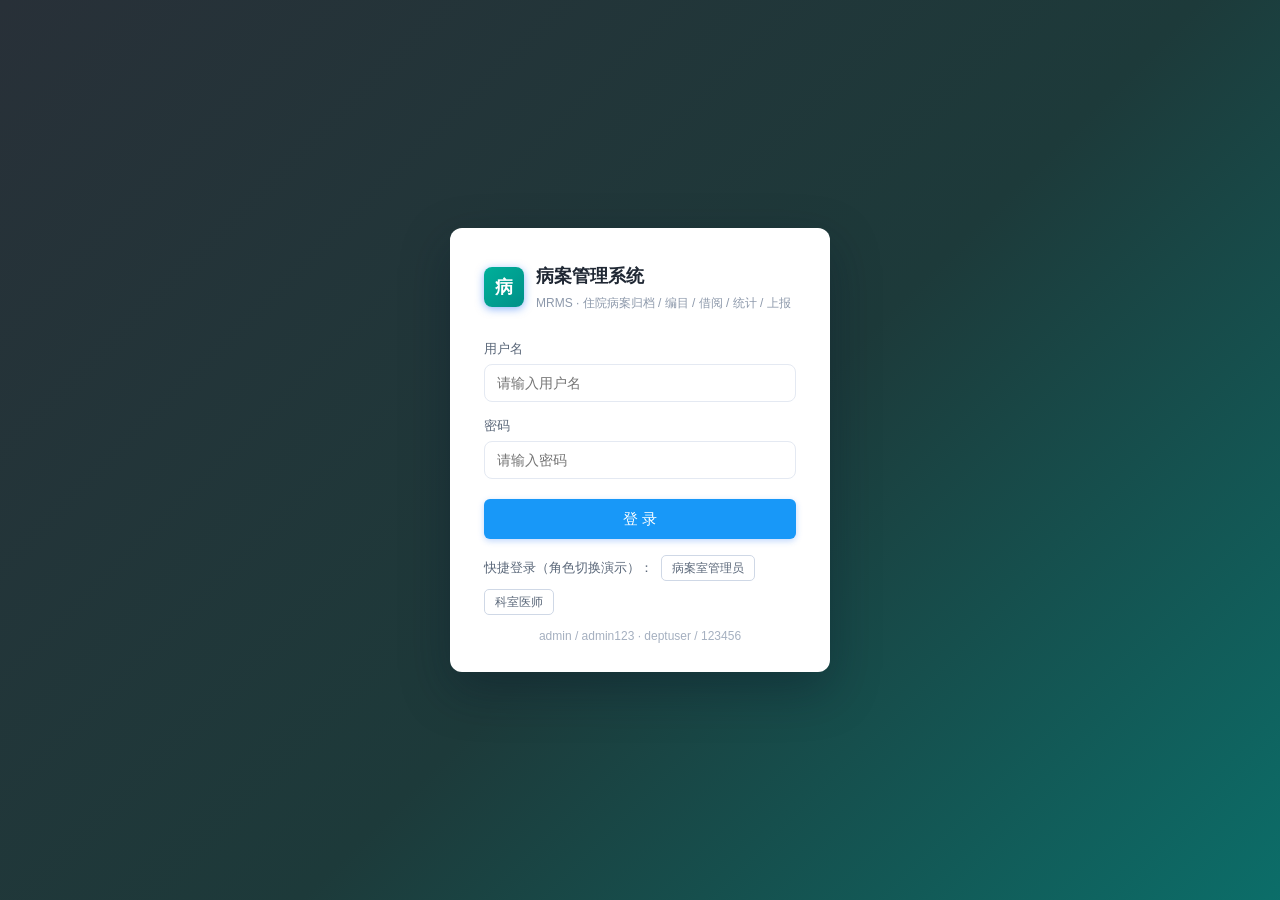
<file: frontend/index.html>
<!DOCTYPE html>
<html lang="zh-CN">
<head>
<meta charset="UTF-8">
<meta name="viewport" content="width=device-width, initial-scale=1.0">
<title>病案管理系统 | Medical Record Management System</title>
<meta name="description" content="住院病案归档、编目、借阅、统计与首页数据上报一体化管理系统">
<link rel="stylesheet" href="lib/remixicon/remixicon.css?v=20260921d">
<link rel="stylesheet" href="css/app.css?v=20260921d">
<link rel="stylesheet" href="css/theme-xiayi.css?v=20260921d">
</head>
<body>
<div id="app"></div>

<!-- 依赖：Vue 3 全局构建版（本地引入，无需联网） -->
<script src="lib/vue.global.prod.js?v=20260921d"></script>

<!-- 数据层：REST 适配层（替换原 localStorage 模拟层 store.js） -->
<script src="js/api-store.js?v=20260921d"></script>

<!-- 通用组件 / 图表 -->
<script src="js/components/charts.js?v=20260921d"></script>
<script src="js/components/common.js?v=20260921d"></script>

<!-- 侠医配色主题层（色值来自 prototype/xiayi_palette.py 像素实测） -->
<script src="js/theme-xiayi.js?v=20260921d"></script>

<!-- 业务模块 -->
<script src="js/components/dashboard.js?v=20260921d"></script>
<script src="js/components/archive.js?v=20260921d"></script>
<script src="js/components/catalog.js?v=20261027"></script>
<script src="js/components/borrow.js?v=20260921d"></script>
<script src="js/components/statistics.js?v=20260921d"></script>
<script src="js/components/report.js?v=20260921d"></script>

<!-- 功能扩展批次（质量看板：归档及时率 / 超期催缴）-->
<script src="js/components/quality.js?v=20260921d"></script>

<!-- 功能扩展批次（缺口 D4：临床端「我的待整改」/ 病案室「整改督办」）-->
<script src="js/components/rectify.js?v=20260921d"></script>

<!-- 功能扩展批次（ADR-0002 批次 D：CC/MCC 严重度分层预览 / 其他诊断填报）-->
<script src="js/components/ccmcc.js?v=20261027"></script>

<!-- 布局与启动 -->
<script src="js/components/layout.js?v=20260921d"></script>
<script src="js/app.js"></script>
</body>
</html>
</file>
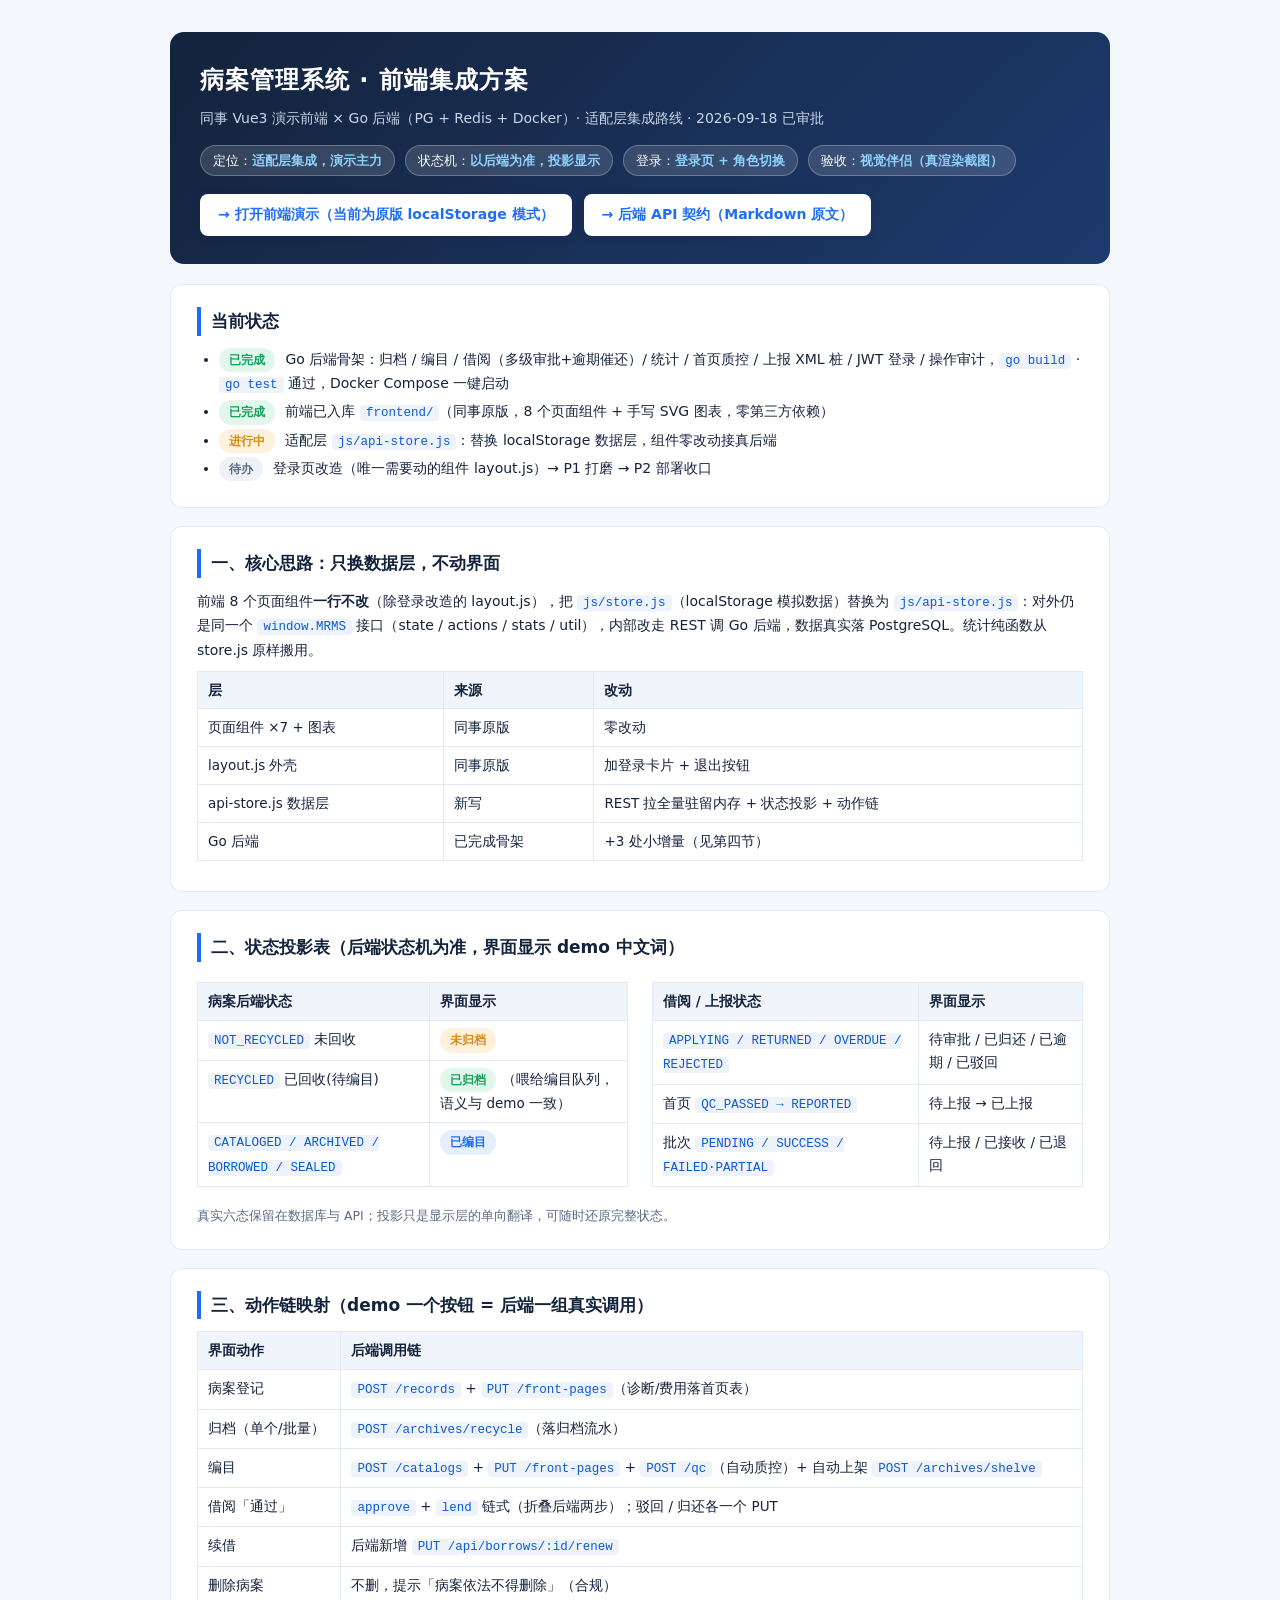
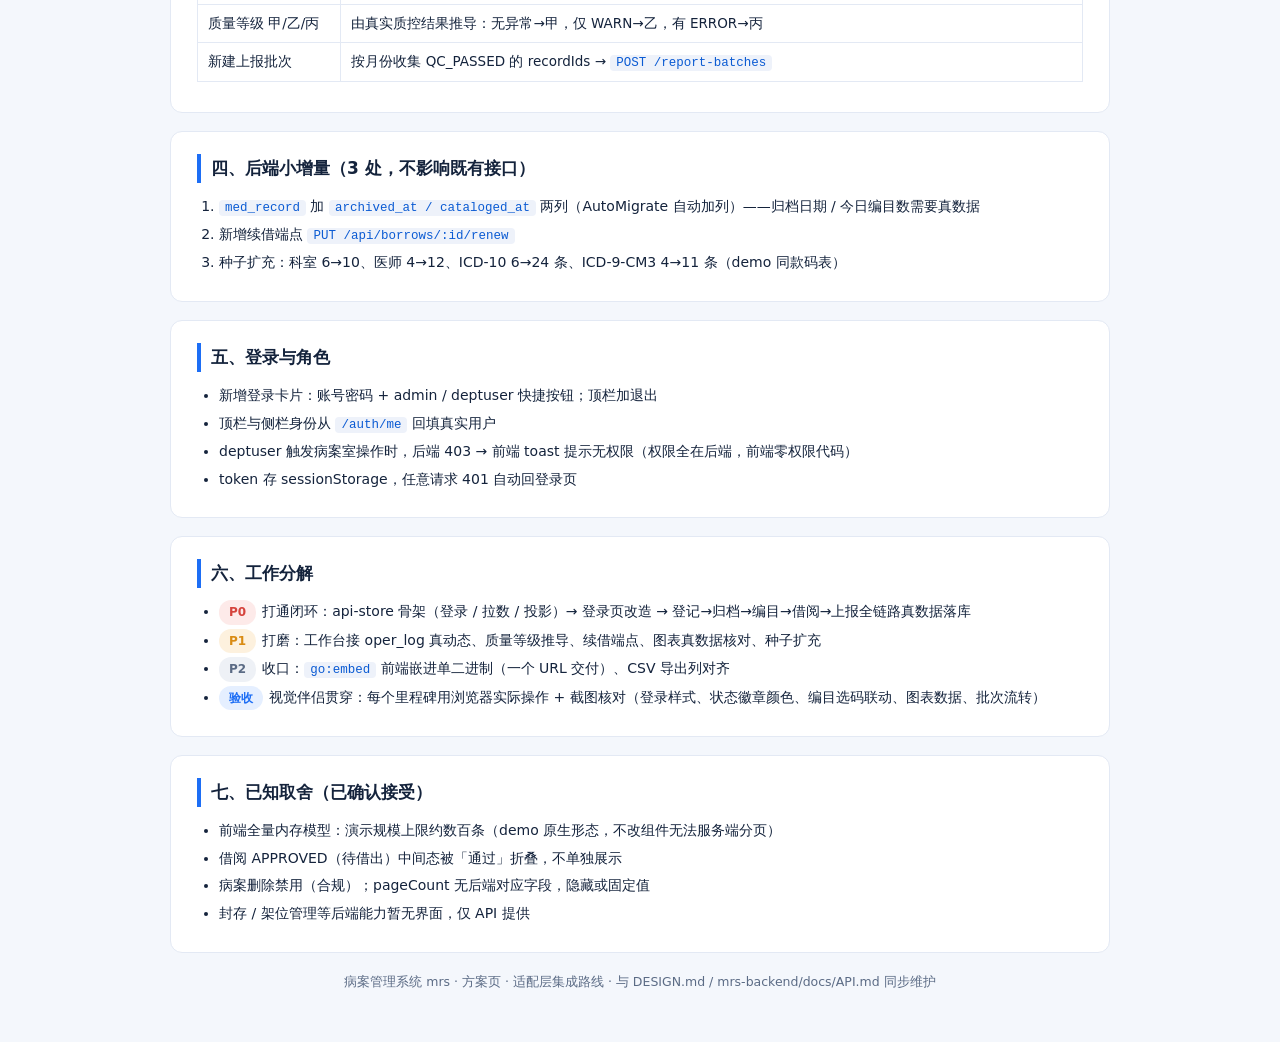
<file: plan.html>
<!DOCTYPE html>
<html lang="zh-CN">
<head>
<meta charset="UTF-8">
<meta name="viewport" content="width=device-width, initial-scale=1.0">
<title>病案管理系统 · 前端集成方案（已审批）</title>
<style>
  :root { --blue:#1d6ef5; --ink:#14233c; --mut:#5b6b85; --line:#e3e9f4; --bg:#f4f7fc; --green:#12a15c; --orange:#d98b13; --red:#d5433c; }
  * { box-sizing:border-box; margin:0; padding:0; }
  body { font-family:"Microsoft YaHei","PingFang SC",system-ui,sans-serif; color:var(--ink); background:var(--bg); line-height:1.7; }
  .wrap { max-width:980px; margin:0 auto; padding:32px 20px 64px; }
  header.top { background:linear-gradient(135deg,#14233c,#1d3a6e); color:#fff; border-radius:14px; padding:28px 30px; margin-bottom:20px; }
  header.top h1 { font-size:24px; letter-spacing:1px; }
  header.top p { color:#c9d6e8; margin-top:6px; font-size:14px; }
  .badges { margin-top:14px; display:flex; gap:10px; flex-wrap:wrap; }
  .badge { font-size:12.5px; padding:4px 12px; border-radius:20px; background:rgba(255,255,255,.14); border:1px solid rgba(255,255,255,.25); }
  .badge b { color:#8fd3ff; }
  .links { display:flex; gap:12px; margin-top:18px; flex-wrap:wrap; }
  .links a { display:inline-block; background:#fff; color:var(--blue); font-weight:600; text-decoration:none; padding:9px 18px; border-radius:8px; font-size:14px; box-shadow:0 2px 8px rgba(20,35,60,.18); }
  .links a:hover { transform:translateY(-1px); }
  section { background:#fff; border:1px solid var(--line); border-radius:12px; padding:22px 26px; margin-bottom:18px; }
  section h2 { font-size:17px; padding-left:10px; border-left:4px solid var(--blue); margin-bottom:12px; }
  table { width:100%; border-collapse:collapse; font-size:13.5px; margin:8px 0; }
  th,td { border:1px solid var(--line); padding:7px 10px; text-align:left; vertical-align:top; }
  th { background:#f0f4fb; }
  code { background:#eef2fa; padding:1px 6px; border-radius:4px; font-size:12.5px; font-family:Consolas,monospace; color:#0b5bd3; }
  ul,ol { padding-left:22px; }
  li { margin:4px 0; font-size:14px; }
  .tag { display:inline-block; font-size:12px; padding:2px 10px; border-radius:12px; margin-right:6px; font-weight:600; }
  .t-blue { background:#e5efff; color:#1d6ef5; } .t-green { background:#e2f6ec; color:var(--green); }
  .t-orange { background:#fdf1de; color:var(--orange); } .t-gray { background:#eef1f6; color:var(--mut); }
  .t-red { background:#fdeae9; color:var(--red); }
  .status { border-left:none; padding-left:0; }
  .status h2 { border-color:var(--green); }
  .grid2 { display:grid; grid-template-columns:1fr 1fr; gap:0 24px; }
  @media (max-width:760px){ .grid2 { grid-template-columns:1fr; } }
  .note { font-size:12.5px; color:var(--mut); margin-top:10px; }
  footer { text-align:center; color:var(--mut); font-size:12.5px; margin-top:8px; }
</style>
</head>
<body>
<div class="wrap">

<header class="top">
  <h1>病案管理系统 · 前端集成方案</h1>
  <p>同事 Vue3 演示前端 × Go 后端（PG + Redis + Docker）· 适配层集成路线 · 2026-09-18 已审批</p>
  <div class="badges">
    <span class="badge">定位：<b>适配层集成，演示主力</b></span>
    <span class="badge">状态机：<b>以后端为准，投影显示</b></span>
    <span class="badge">登录：<b>登录页 + 角色切换</b></span>
    <span class="badge">验收：<b>视觉伴侣（真渲染截图）</b></span>
  </div>
  <div class="links">
    <a href="frontend/index.html">→ 打开前端演示（当前为原版 localStorage 模式）</a>
    <a href="mrs-backend/docs/API.md">→ 后端 API 契约（Markdown 原文）</a>
  </div>
</header>

<section>
  <h2>当前状态</h2>
  <ul>
    <li><span class="tag t-green">已完成</span> Go 后端骨架：归档 / 编目 / 借阅（多级审批+逾期催还）/ 统计 / 首页质控 / 上报 XML 桩 / JWT 登录 / 操作审计，<code>go build</code> · <code>go test</code> 通过，Docker Compose 一键启动</li>
    <li><span class="tag t-green">已完成</span> 前端已入库 <code>frontend/</code>（同事原版，8 个页面组件 + 手写 SVG 图表，零第三方依赖）</li>
    <li><span class="tag t-orange">进行中</span> 适配层 <code>js/api-store.js</code>：替换 localStorage 数据层，组件零改动接真后端</li>
    <li><span class="tag t-gray">待办</span> 登录页改造（唯一需要动的组件 layout.js）→ P1 打磨 → P2 部署收口</li>
  </ul>
</section>

<section>
  <h2>一、核心思路：只换数据层，不动界面</h2>
  <p style="font-size:14px;">前端 8 个页面组件<strong>一行不改</strong>（除登录改造的 layout.js），把 <code>js/store.js</code>（localStorage 模拟数据）替换为 <code>js/api-store.js</code>：对外仍是同一个 <code>window.MRMS</code> 接口（state / actions / stats / util），内部改走 REST 调 Go 后端，数据真实落 PostgreSQL。统计纯函数从 store.js 原样搬用。</p>
  <table>
    <tr><th>层</th><th>来源</th><th>改动</th></tr>
    <tr><td>页面组件 ×7 + 图表</td><td>同事原版</td><td>零改动</td></tr>
    <tr><td>layout.js 外壳</td><td>同事原版</td><td>加登录卡片 + 退出按钮</td></tr>
    <tr><td>api-store.js 数据层</td><td>新写</td><td>REST 拉全量驻留内存 + 状态投影 + 动作链</td></tr>
    <tr><td>Go 后端</td><td>已完成骨架</td><td>+3 处小增量（见第四节）</td></tr>
  </table>
</section>

<section>
  <h2>二、状态投影表（后端状态机为准，界面显示 demo 中文词）</h2>
  <div class="grid2">
    <table>
      <tr><th>病案后端状态</th><th>界面显示</th></tr>
      <tr><td><code>NOT_RECYCLED</code> 未回收</td><td><span class="tag t-orange">未归档</span></td></tr>
      <tr><td><code>RECYCLED</code> 已回收(待编目)</td><td><span class="tag t-green">已归档</span>（喂给编目队列，语义与 demo 一致）</td></tr>
      <tr><td><code>CATALOGED / ARCHIVED / BORROWED / SEALED</code></td><td><span class="tag t-blue">已编目</span></td></tr>
    </table>
    <table>
      <tr><th>借阅 / 上报状态</th><th>界面显示</th></tr>
      <tr><td><code>APPLYING / RETURNED / OVERDUE / REJECTED</code></td><td>待审批 / 已归还 / 已逾期 / 已驳回</td></tr>
      <tr><td>首页 <code>QC_PASSED → REPORTED</code></td><td>待上报 → 已上报</td></tr>
      <tr><td>批次 <code>PENDING / SUCCESS / FAILED·PARTIAL</code></td><td>待上报 / 已接收 / 已退回</td></tr>
    </table>
  </div>
  <p class="note">真实六态保留在数据库与 API；投影只是显示层的单向翻译，可随时还原完整状态。</p>
</section>

<section>
  <h2>三、动作链映射（demo 一个按钮 = 后端一组真实调用）</h2>
  <table>
    <tr><th>界面动作</th><th>后端调用链</th></tr>
    <tr><td>病案登记</td><td><code>POST /records</code> + <code>PUT /front-pages</code>（诊断/费用落首页表）</td></tr>
    <tr><td>归档（单个/批量）</td><td><code>POST /archives/recycle</code>（落归档流水）</td></tr>
    <tr><td>编目</td><td><code>POST /catalogs</code> + <code>PUT /front-pages</code> + <code>POST /qc</code>（自动质控）+ 自动上架 <code>POST /archives/shelve</code></td></tr>
    <tr><td>借阅「通过」</td><td><code>approve</code> + <code>lend</code> 链式（折叠后端两步）；驳回 / 归还各一个 PUT</td></tr>
    <tr><td>续借</td><td>后端新增 <code>PUT /api/borrows/:id/renew</code></td></tr>
    <tr><td>删除病案</td><td>不删，提示「病案依法不得删除」（合规）</td></tr>
    <tr><td>质量等级 甲/乙/丙</td><td>由真实质控结果推导：无异常→甲，仅 WARN→乙，有 ERROR→丙</td></tr>
    <tr><td>新建上报批次</td><td>按月份收集 QC_PASSED 的 recordIds → <code>POST /report-batches</code></td></tr>
  </table>
</section>

<section>
  <h2>四、后端小增量（3 处，不影响既有接口）</h2>
  <ol>
    <li><code>med_record</code> 加 <code>archived_at / cataloged_at</code> 两列（AutoMigrate 自动加列）——归档日期 / 今日编目数需要真数据</li>
    <li>新增续借端点 <code>PUT /api/borrows/:id/renew</code></li>
    <li>种子扩充：科室 6→10、医师 4→12、ICD-10 6→24 条、ICD-9-CM3 4→11 条（demo 同款码表）</li>
  </ol>
</section>

<section>
  <h2>五、登录与角色</h2>
  <ul>
    <li>新增登录卡片：账号密码 + admin / deptuser 快捷按钮；顶栏加退出</li>
    <li>顶栏与侧栏身份从 <code>/auth/me</code> 回填真实用户</li>
    <li>deptuser 触发病案室操作时，后端 403 → 前端 toast 提示无权限（权限全在后端，前端零权限代码）</li>
    <li>token 存 sessionStorage，任意请求 401 自动回登录页</li>
  </ul>
</section>

<section>
  <h2>六、工作分解</h2>
  <ul>
    <li><span class="tag t-red">P0</span>打通闭环：api-store 骨架（登录 / 拉数 / 投影）→ 登录页改造 → 登记→归档→编目→借阅→上报全链路真数据落库</li>
    <li><span class="tag t-orange">P1</span>打磨：工作台接 oper_log 真动态、质量等级推导、续借端点、图表真数据核对、种子扩充</li>
    <li><span class="tag t-gray">P2</span>收口：<code>go:embed</code> 前端嵌进单二进制（一个 URL 交付）、CSV 导出列对齐</li>
    <li><span class="tag t-blue">验收</span>视觉伴侣贯穿：每个里程碑用浏览器实际操作 + 截图核对（登录样式、状态徽章颜色、编目选码联动、图表数据、批次流转）</li>
  </ul>
</section>

<section>
  <h2>七、已知取舍（已确认接受）</h2>
  <ul>
    <li>前端全量内存模型：演示规模上限约数百条（demo 原生形态，不改组件无法服务端分页）</li>
    <li>借阅 APPROVED（待借出）中间态被「通过」折叠，不单独展示</li>
    <li>病案删除禁用（合规）；pageCount 无后端对应字段，隐藏或固定值</li>
    <li>封存 / 架位管理等后端能力暂无界面，仅 API 提供</li>
  </ul>
</section>

<footer>病案管理系统 mrs · 方案页 · 适配层集成路线 · 与 DESIGN.md / mrs-backend/docs/API.md 同步维护</footer>
</div>
</body>
</html>
</file>
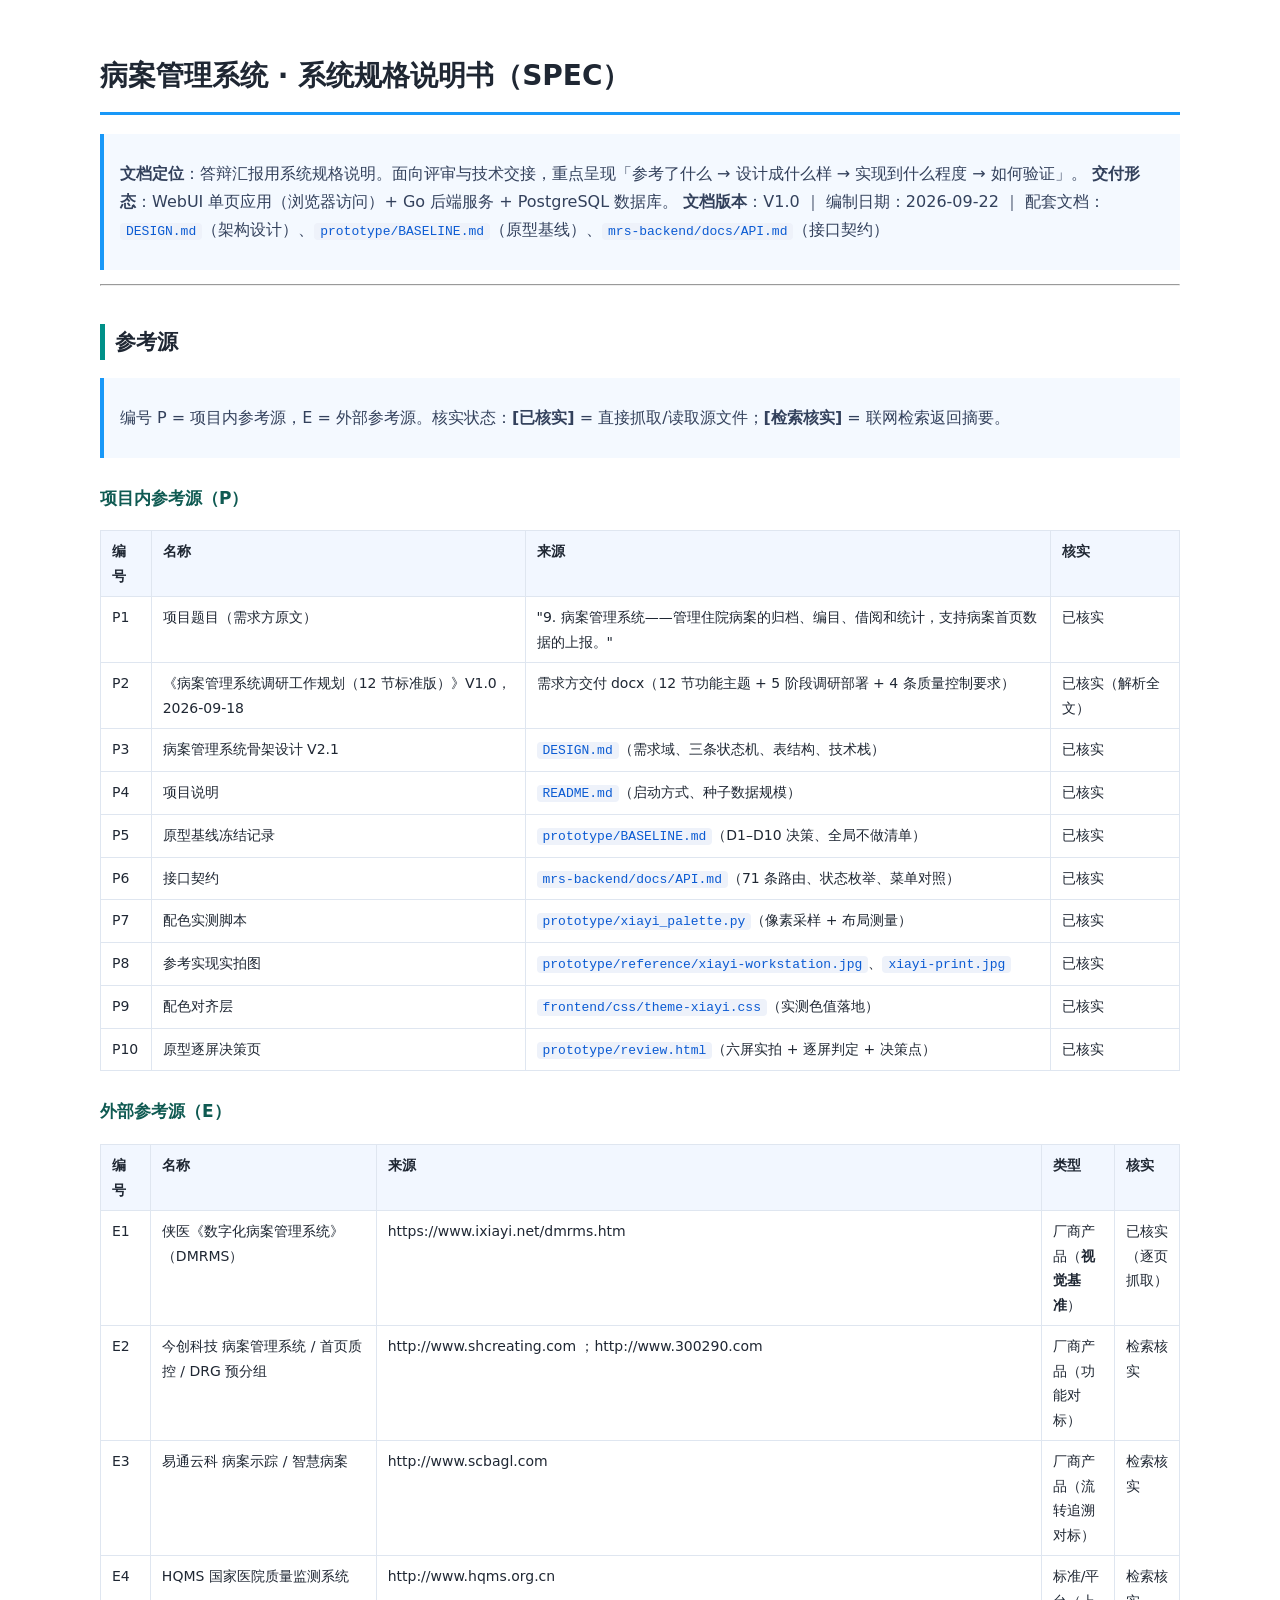
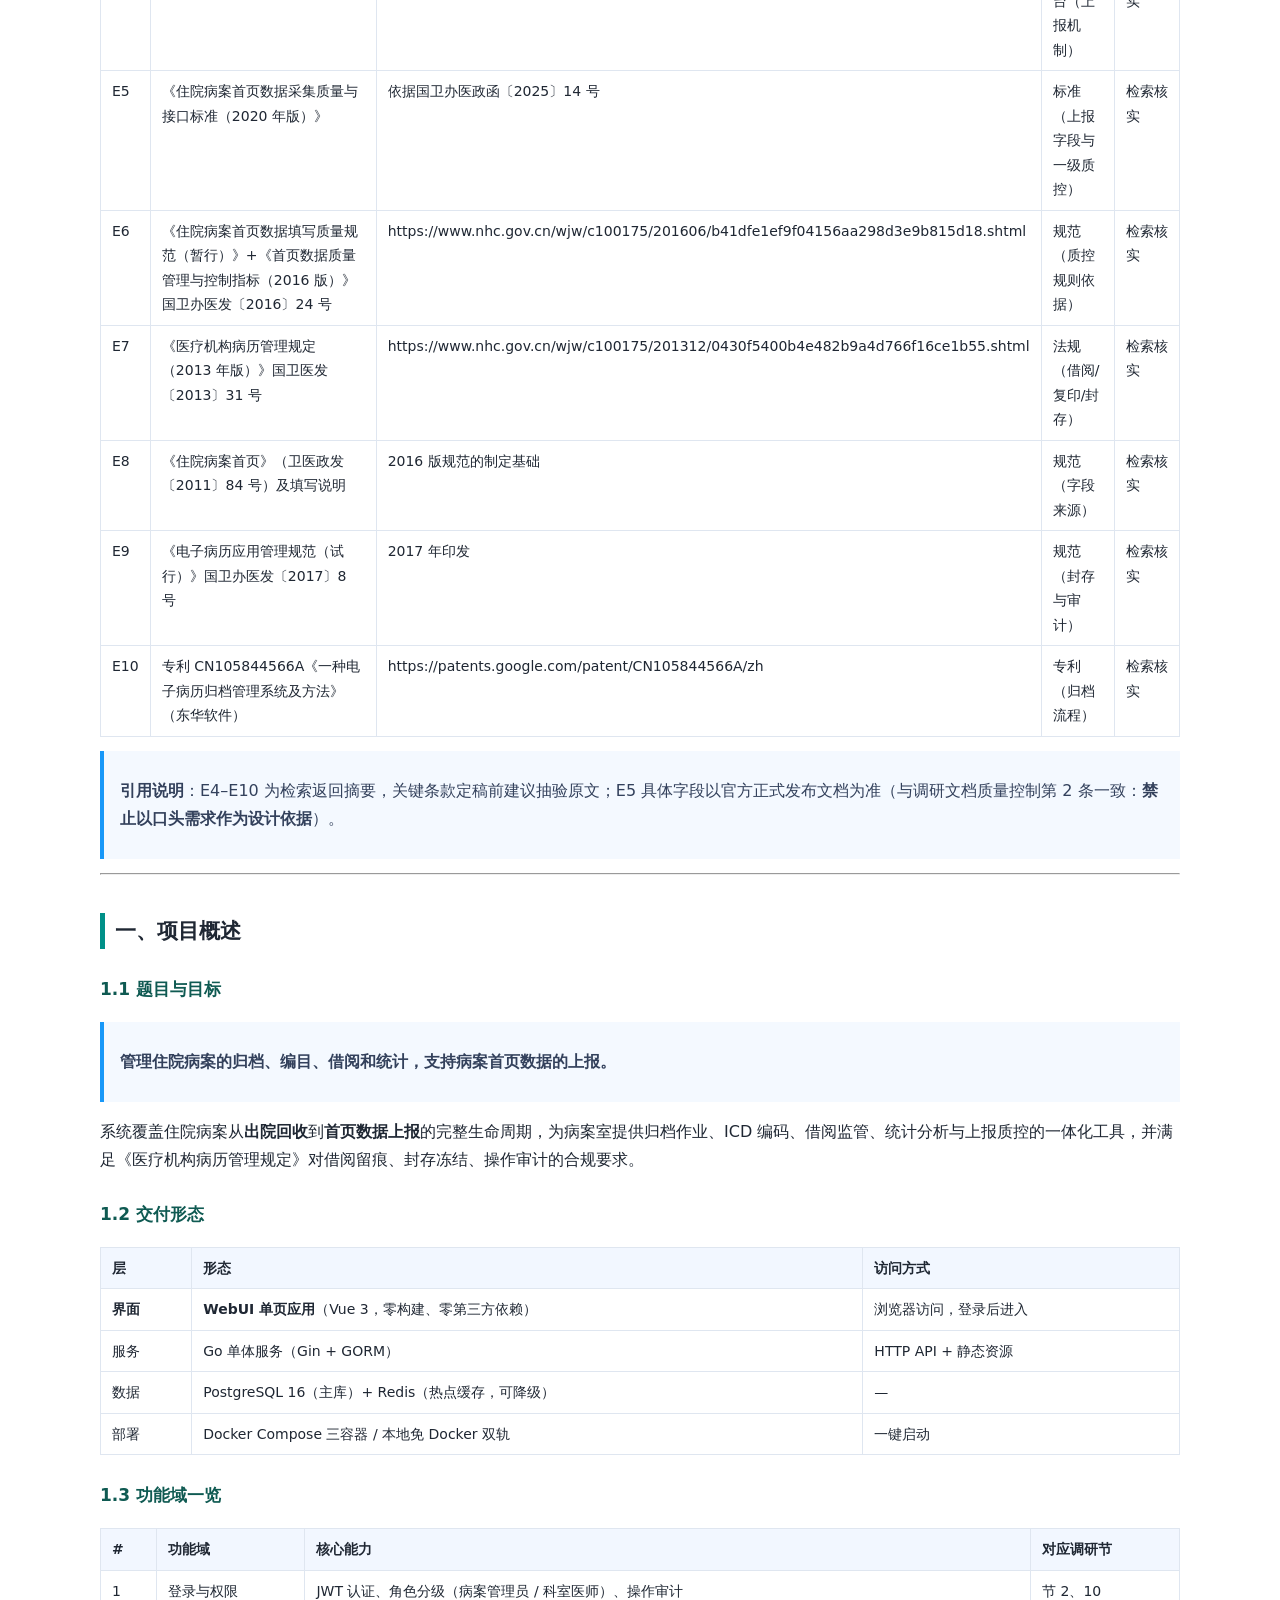
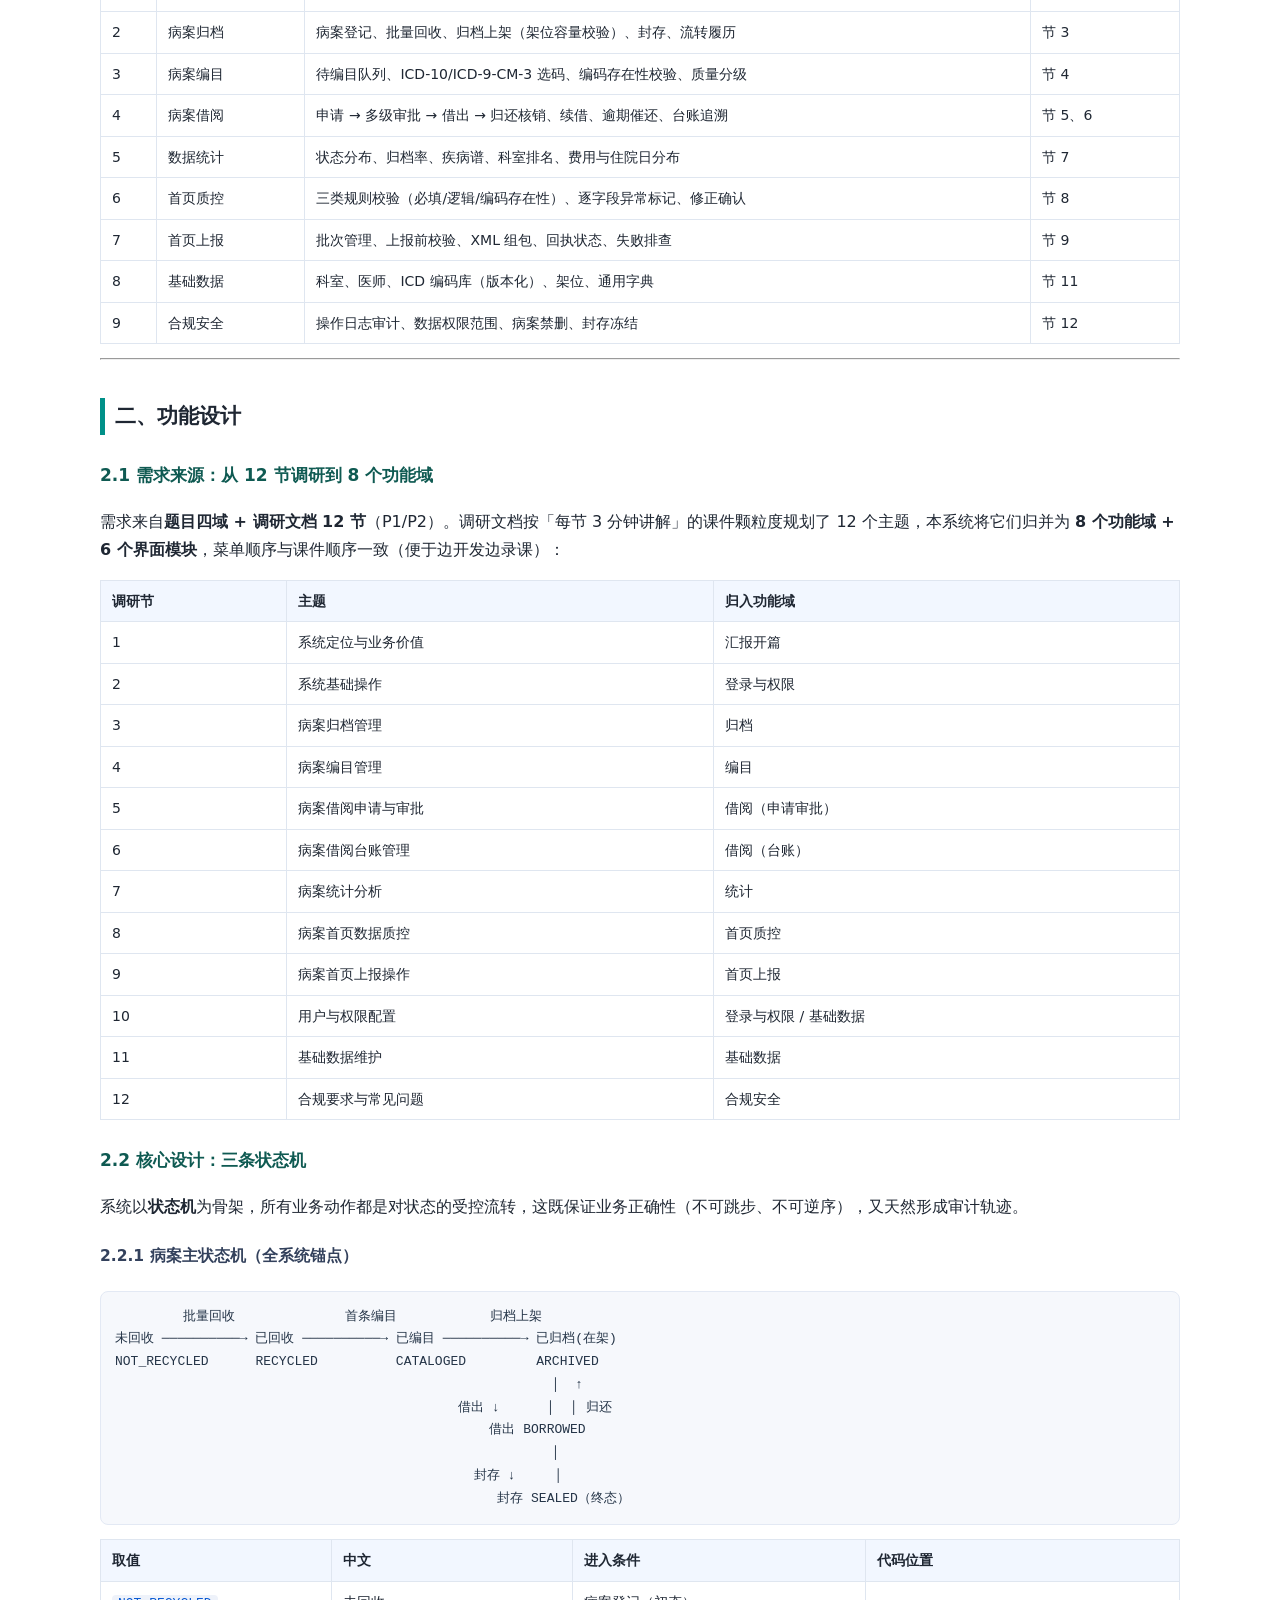
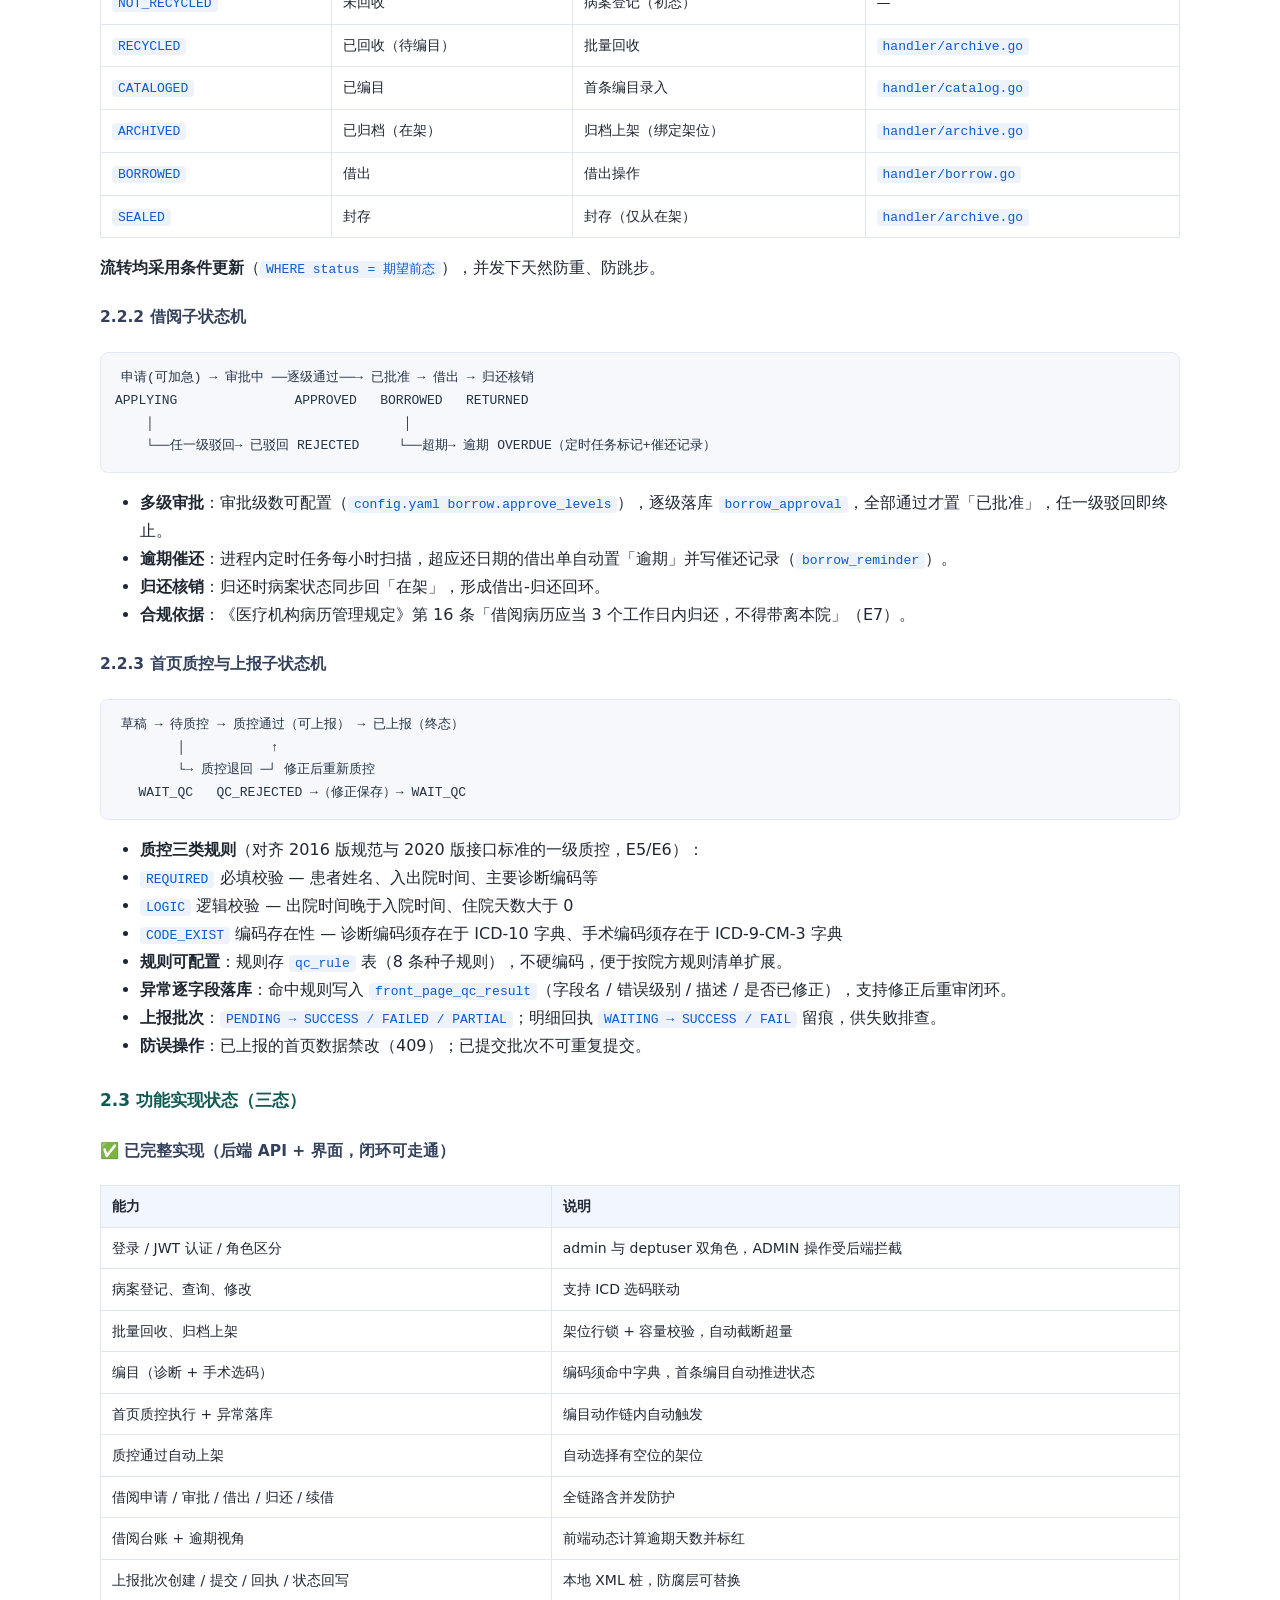
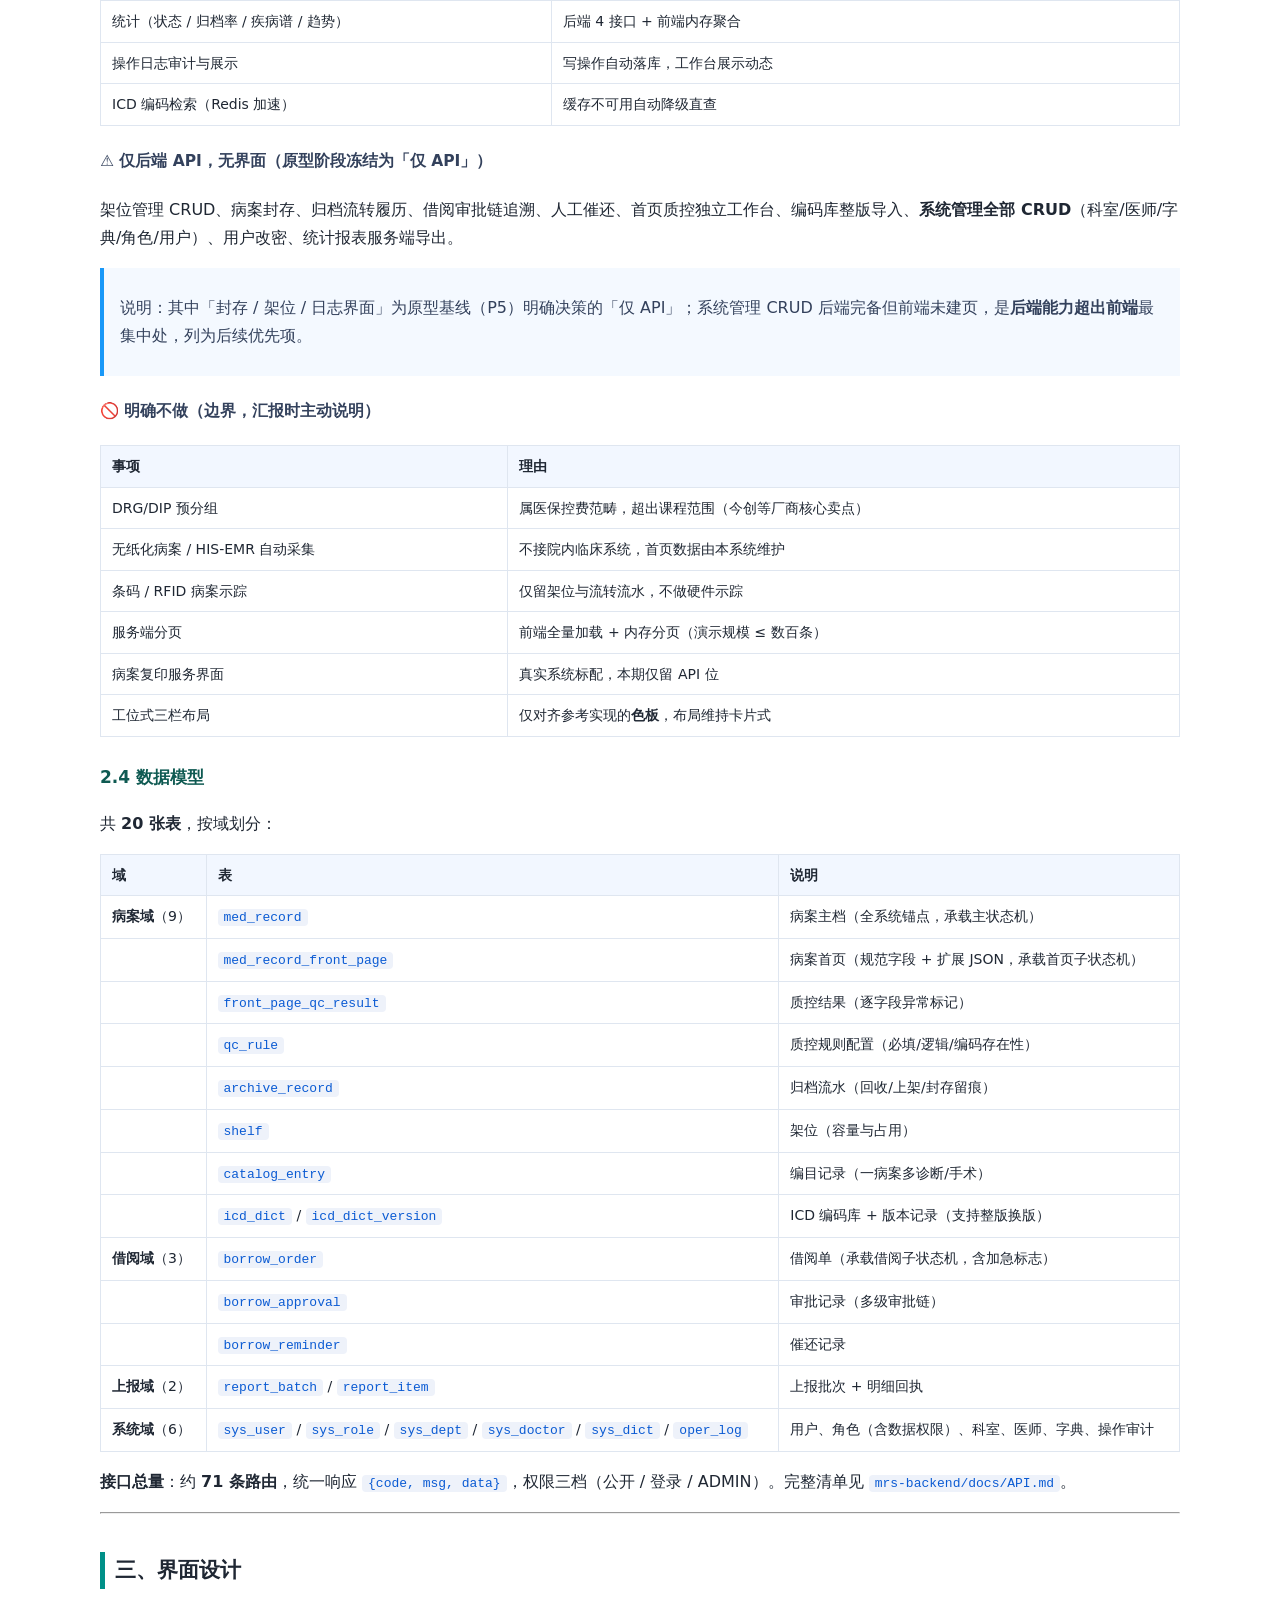
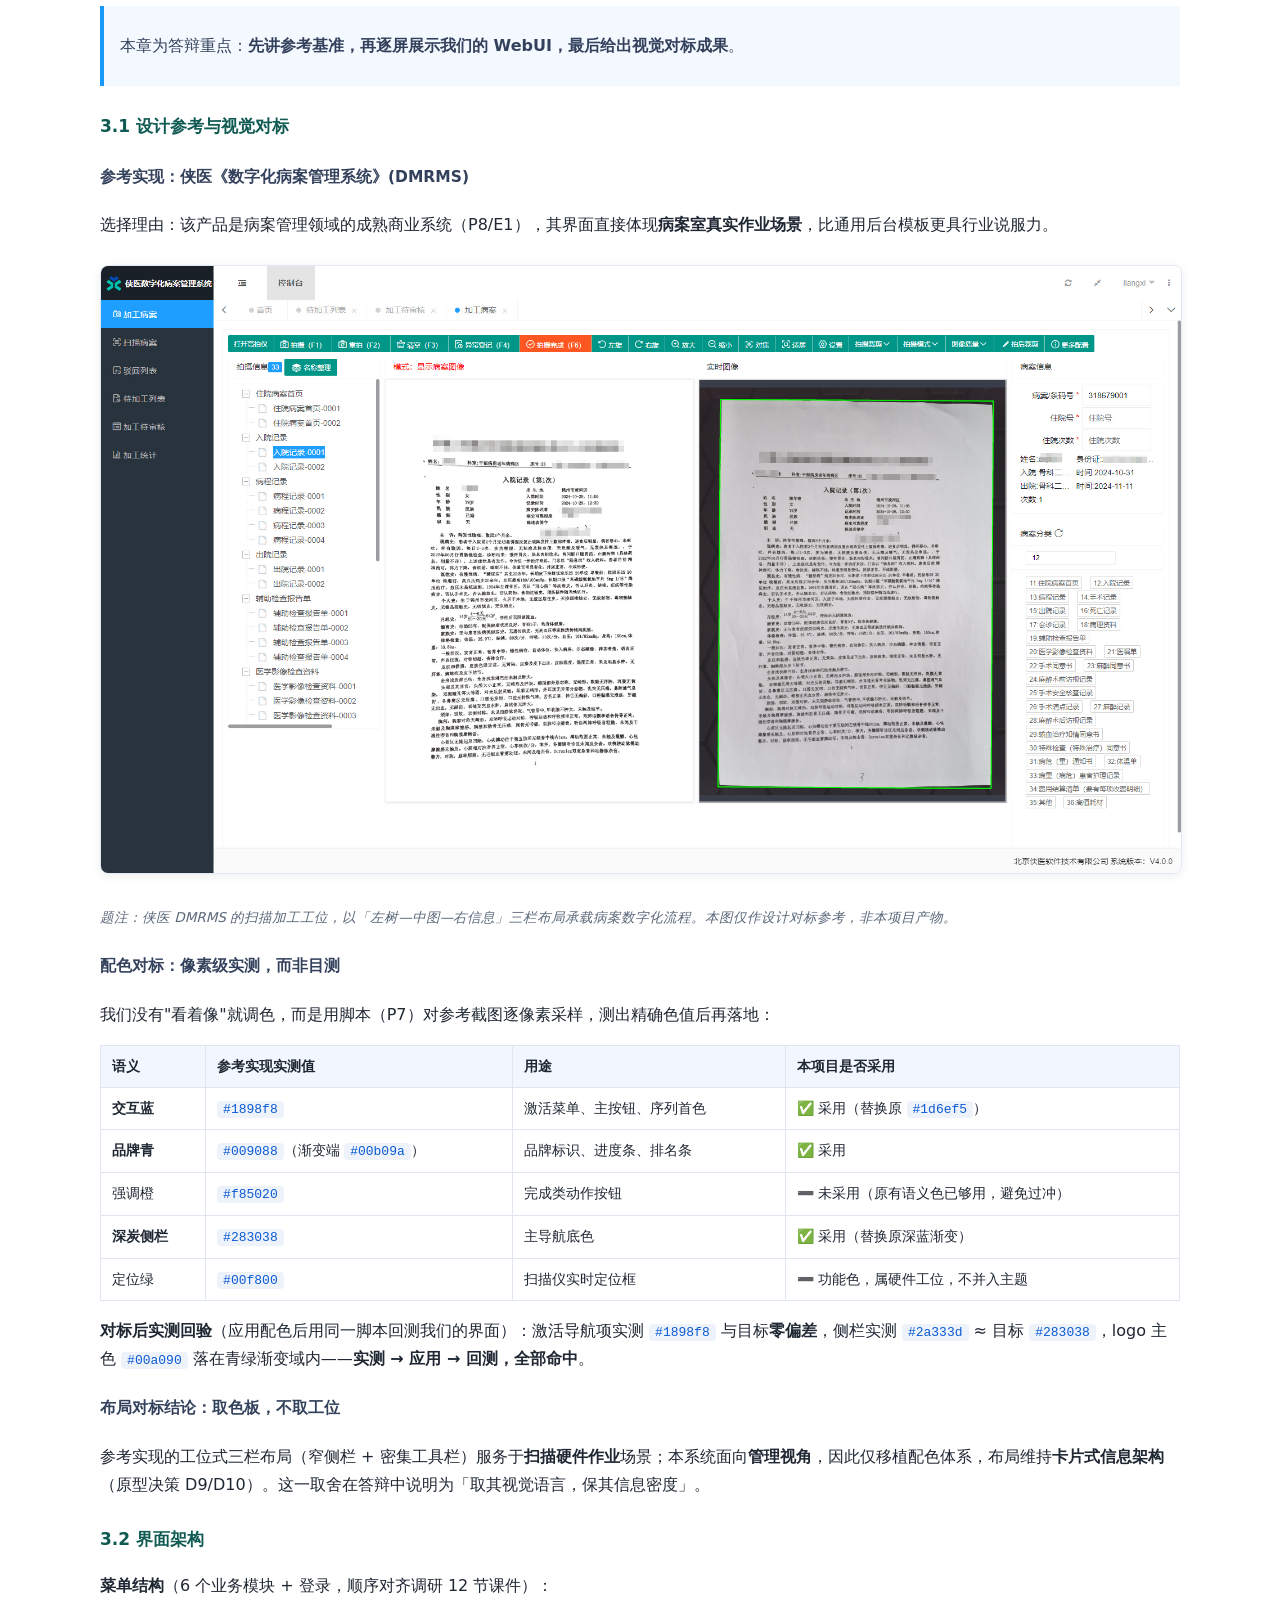
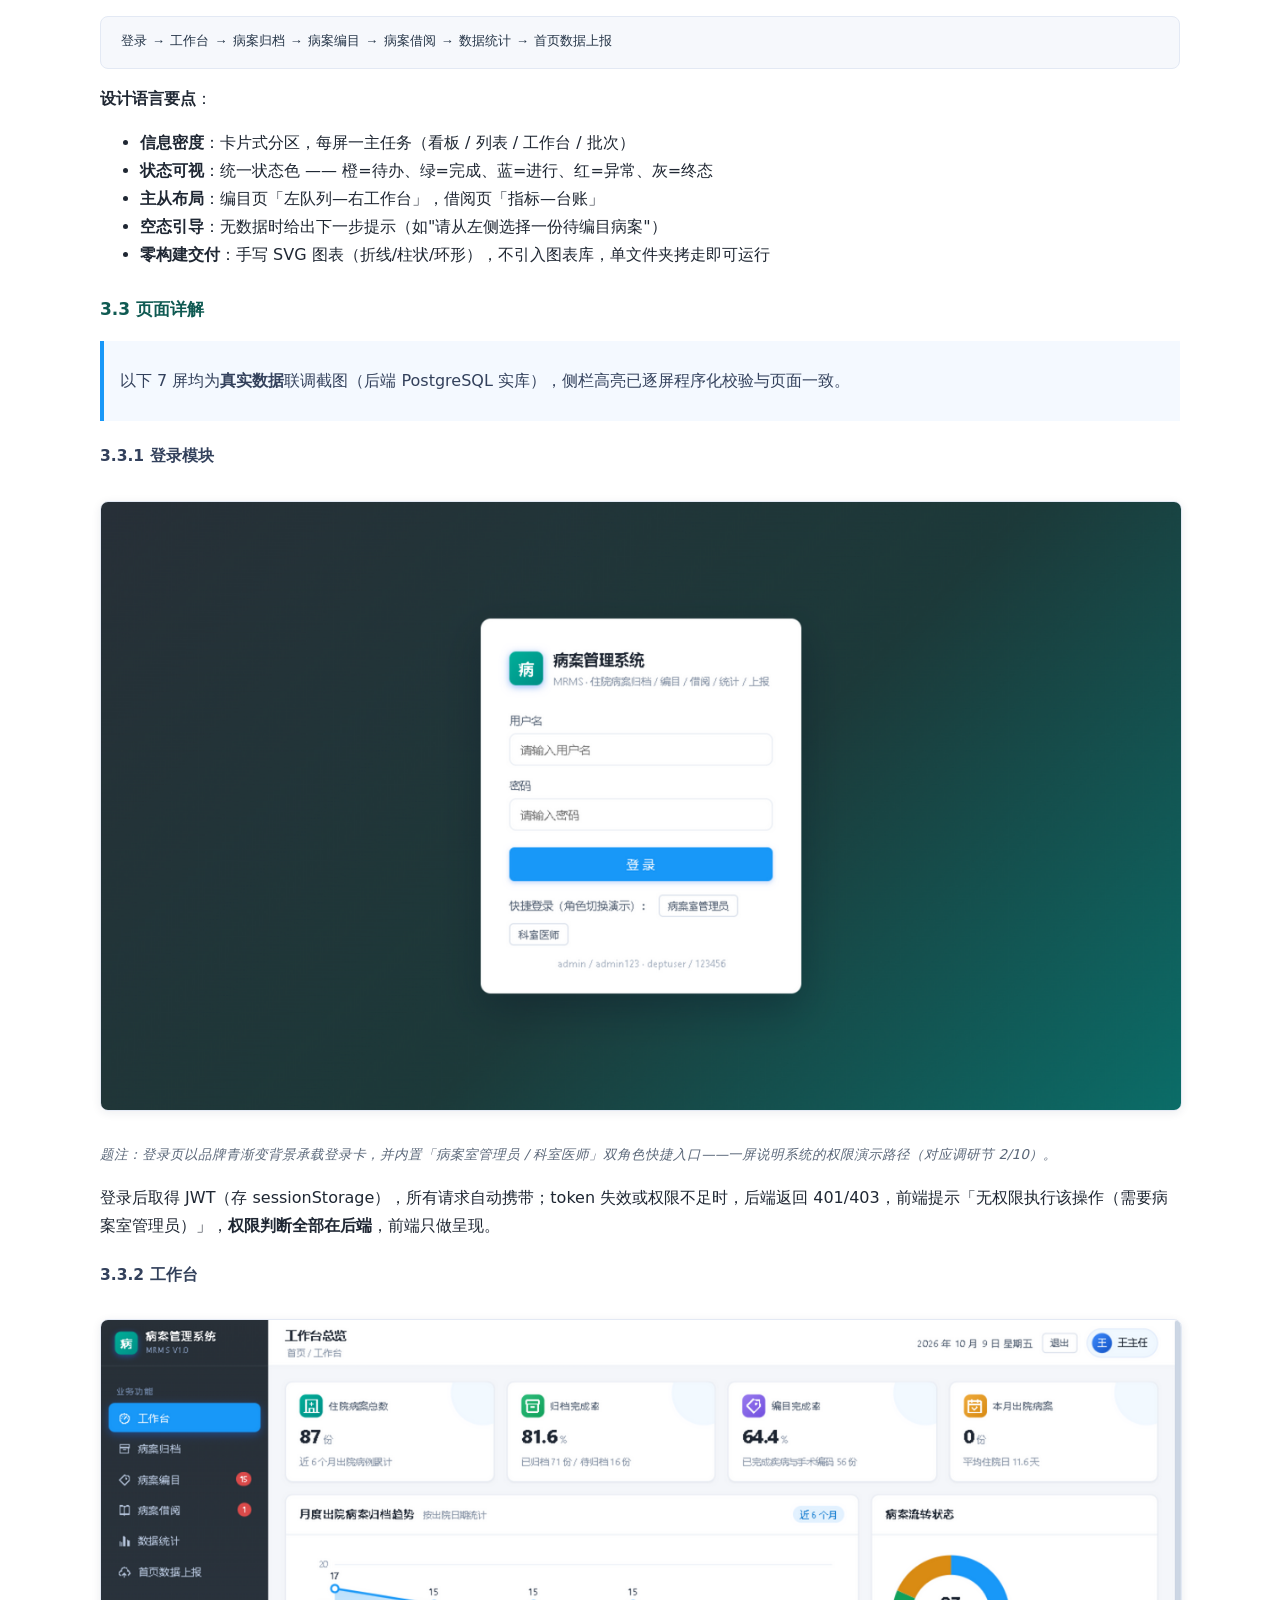
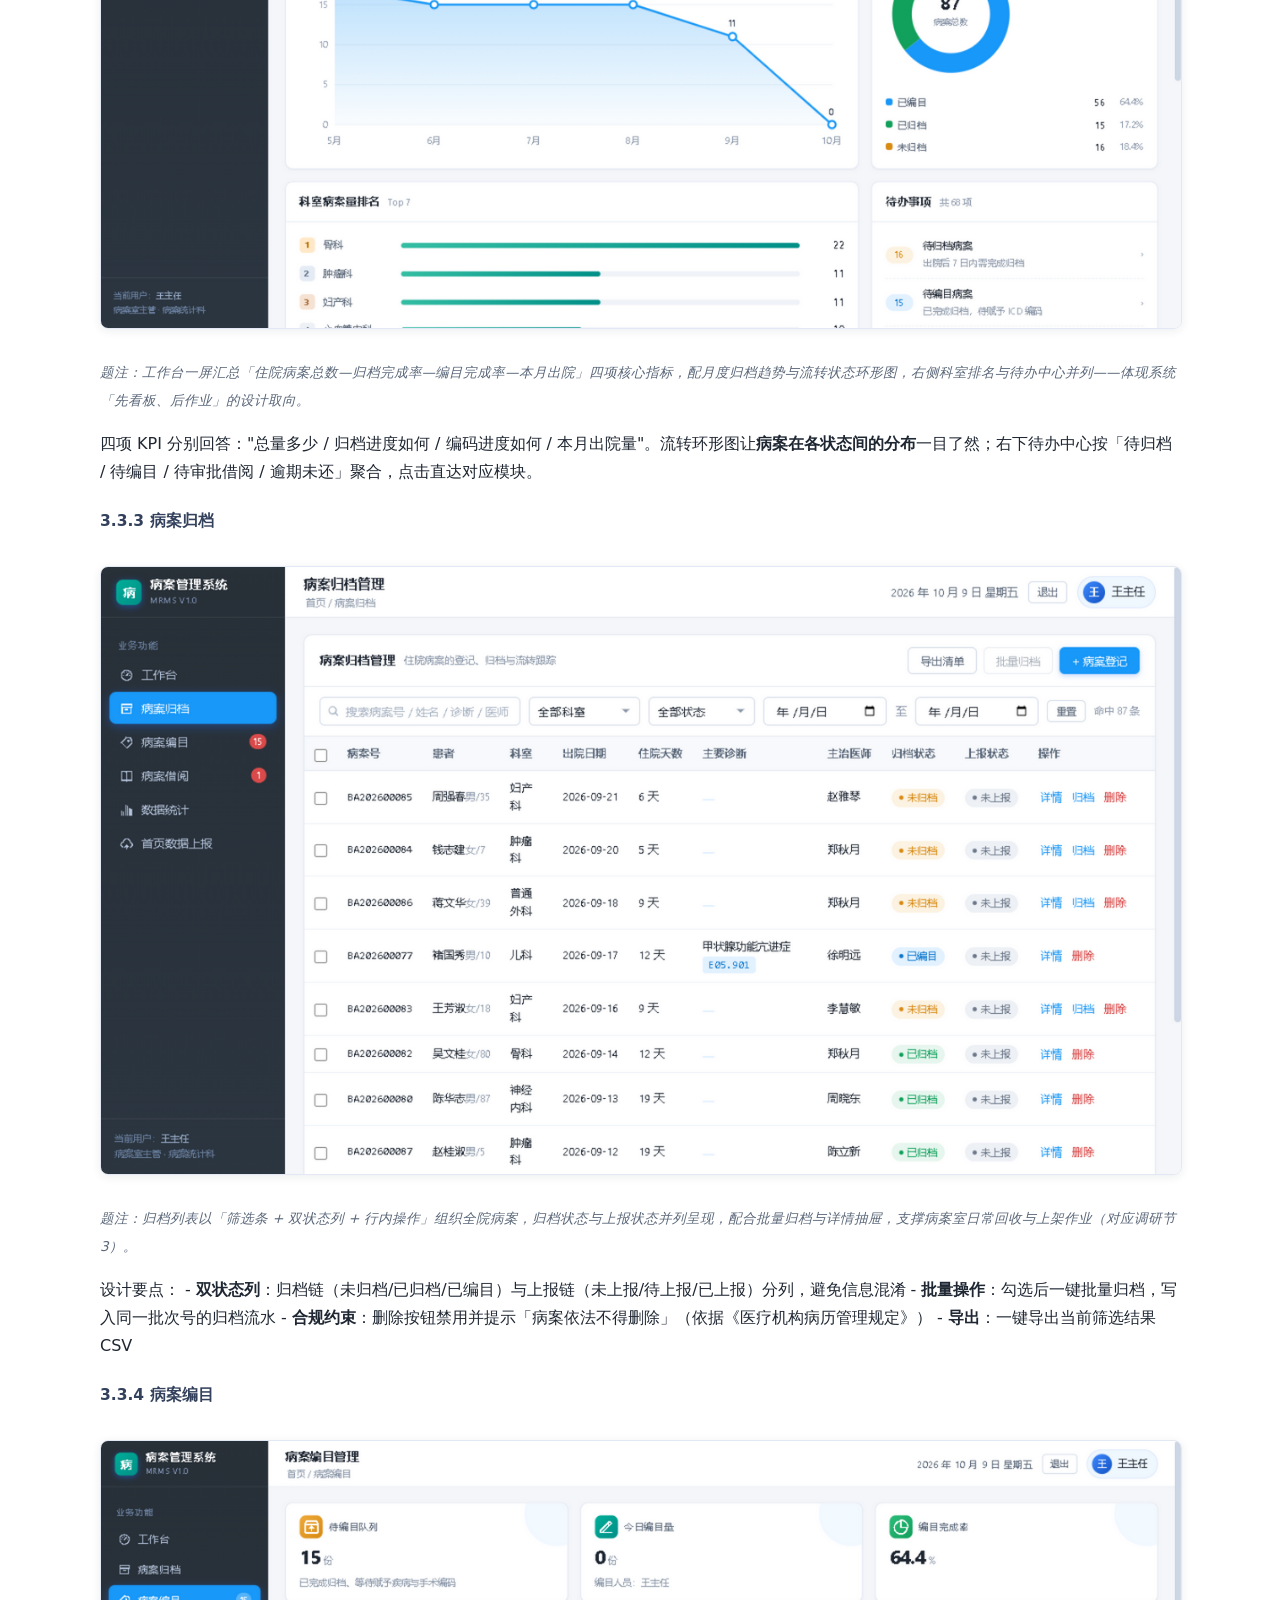
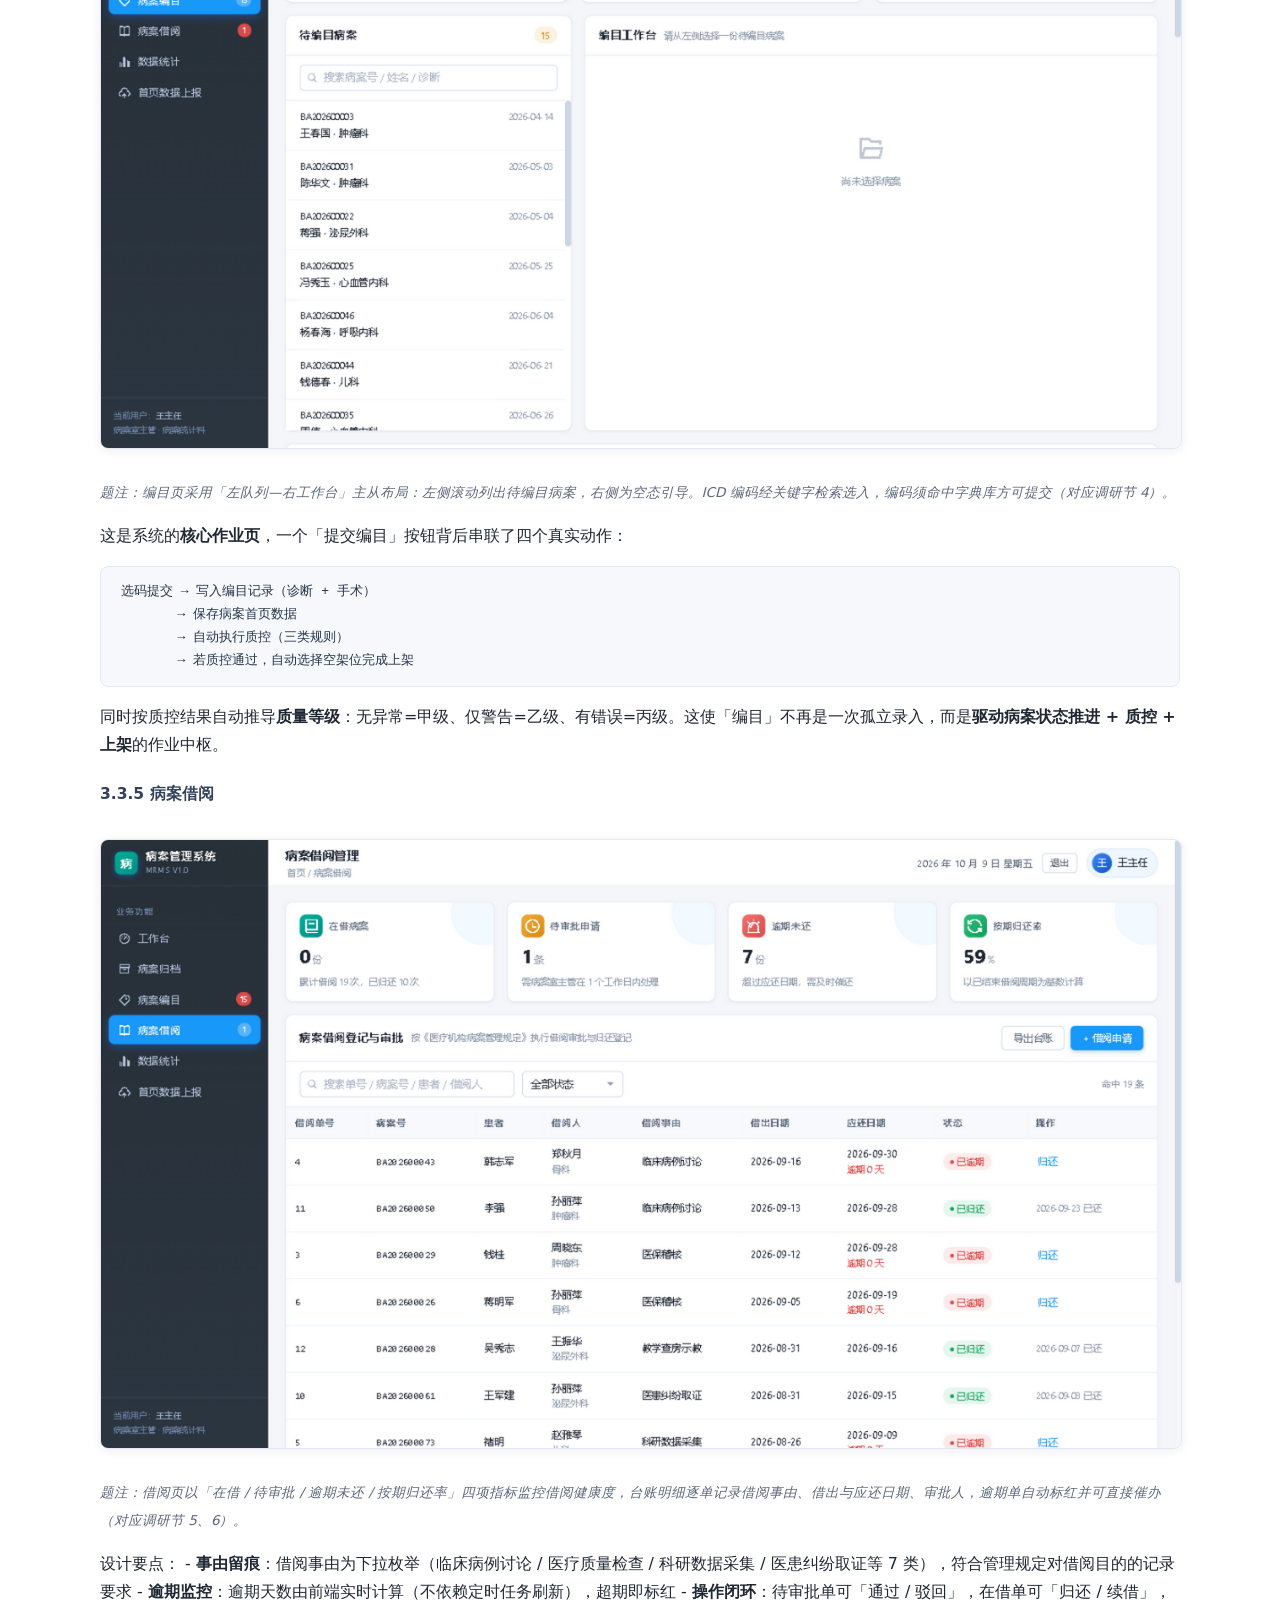
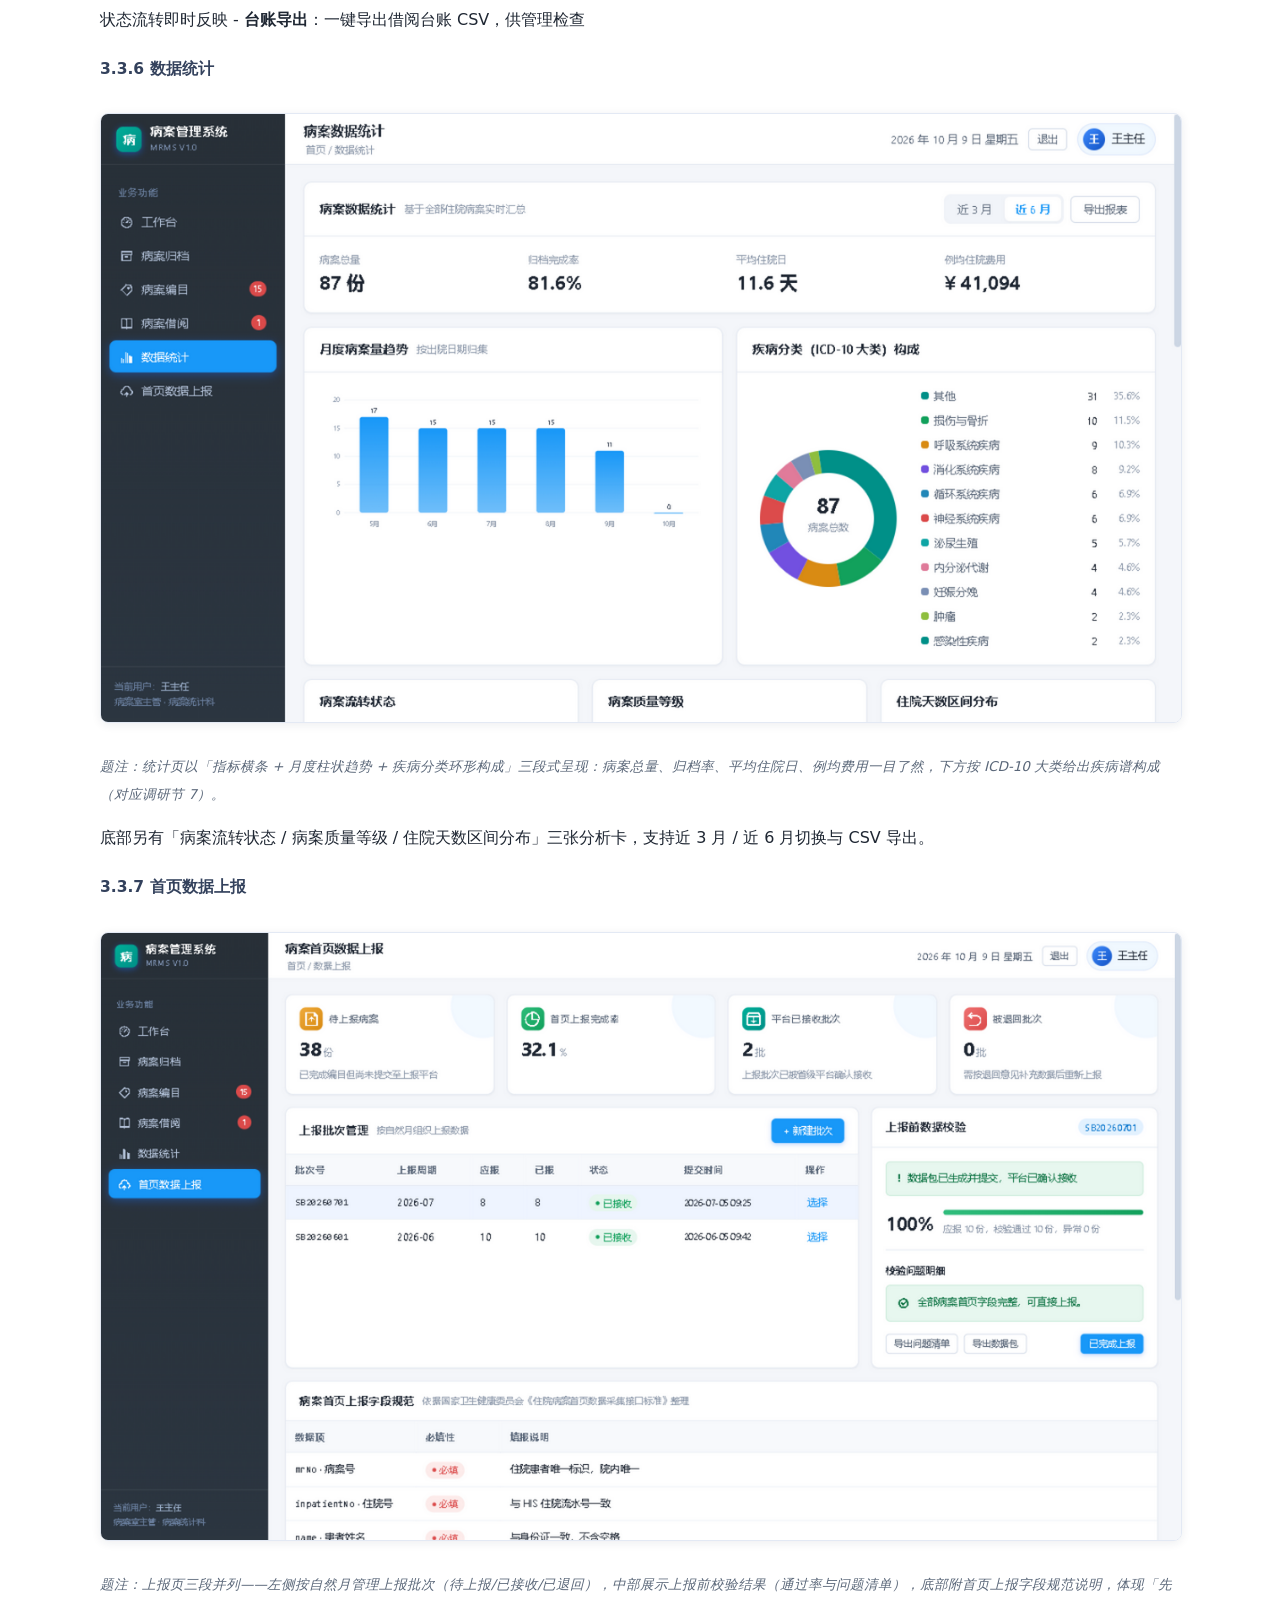
<file: spec-preview.html>
<!DOCTYPE html><html lang="zh-CN"><head><meta charset="utf-8">
<title>SPEC · 病案管理系统</title><style>
body{font-family:"Microsoft YaHei",system-ui,sans-serif;max-width:1080px;margin:0 auto;
     padding:32px 24px;line-height:1.75;color:#1f2733;background:#fff}
h1{font-size:28px;border-bottom:3px solid #1898f8;padding-bottom:12px}
h2{font-size:21px;margin-top:38px;padding-left:10px;border-left:5px solid #009088}
h3{font-size:17px;margin-top:26px;color:#0f5a52}
h4{font-size:15.5px;margin-top:22px;color:#33415c}
table{border-collapse:collapse;width:100%;margin:14px 0;font-size:14px}
th,td{border:1px solid #dfe6f0;padding:8px 11px;text-align:left;vertical-align:top}
th{background:#f2f7ff}
code{background:#eef2fa;padding:1px 6px;border-radius:4px;font-family:Consolas,monospace;
     font-size:13px;color:#0b5bd3}
pre{background:#f6f8fc;border:1px solid #e3e9f4;border-radius:8px;padding:14px;overflow-x:auto}
pre code{background:none;color:#243447}
img{max-width:100%;height:auto;border:1px solid #e3e9f4;border-radius:8px;
    margin:10px 0 4px;box-shadow:0 2px 10px rgba(20,35,60,.08)}
em{color:#5a6779;font-size:13.5px}
blockquote{border-left:4px solid #1898f8;background:#f4f9ff;margin:14px 0;
           padding:10px 16px;color:#33415c}
</style></head><body><h1>病案管理系统 · 系统规格说明书（SPEC）</h1>
<blockquote>
<p><strong>文档定位</strong>：答辩汇报用系统规格说明。面向评审与技术交接，重点呈现「参考了什么 → 设计成什么样 → 实现到什么程度 → 如何验证」。
<strong>交付形态</strong>：WebUI 单页应用（浏览器访问）+ Go 后端服务 + PostgreSQL 数据库。
<strong>文档版本</strong>：V1.0 ｜ 编制日期：2026-09-22 ｜ 配套文档：<code>DESIGN.md</code>（架构设计）、<code>prototype/BASELINE.md</code>（原型基线）、<code>mrs-backend/docs/API.md</code>（接口契约）</p>
</blockquote>
<hr />
<h2>参考源</h2>
<blockquote>
<p>编号 P = 项目内参考源，E = 外部参考源。核实状态：<strong>[已核实]</strong> = 直接抓取/读取源文件；<strong>[检索核实]</strong> = 联网检索返回摘要。</p>
</blockquote>
<h3>项目内参考源（P）</h3>
<table>
<thead>
<tr>
<th>编号</th>
<th>名称</th>
<th>来源</th>
<th>核实</th>
</tr>
</thead>
<tbody>
<tr>
<td>P1</td>
<td>项目题目（需求方原文）</td>
<td>"9. 病案管理系统——管理住院病案的归档、编目、借阅和统计，支持病案首页数据的上报。"</td>
<td>已核实</td>
</tr>
<tr>
<td>P2</td>
<td>《病案管理系统调研工作规划（12 节标准版）》V1.0，2026-09-18</td>
<td>需求方交付 docx（12 节功能主题 + 5 阶段调研部署 + 4 条质量控制要求）</td>
<td>已核实（解析全文）</td>
</tr>
<tr>
<td>P3</td>
<td>病案管理系统骨架设计 V2.1</td>
<td><code>DESIGN.md</code>（需求域、三条状态机、表结构、技术栈）</td>
<td>已核实</td>
</tr>
<tr>
<td>P4</td>
<td>项目说明</td>
<td><code>README.md</code>（启动方式、种子数据规模）</td>
<td>已核实</td>
</tr>
<tr>
<td>P5</td>
<td>原型基线冻结记录</td>
<td><code>prototype/BASELINE.md</code>（D1–D10 决策、全局不做清单）</td>
<td>已核实</td>
</tr>
<tr>
<td>P6</td>
<td>接口契约</td>
<td><code>mrs-backend/docs/API.md</code>（71 条路由、状态枚举、菜单对照）</td>
<td>已核实</td>
</tr>
<tr>
<td>P7</td>
<td>配色实测脚本</td>
<td><code>prototype/xiayi_palette.py</code>（像素采样 + 布局测量）</td>
<td>已核实</td>
</tr>
<tr>
<td>P8</td>
<td>参考实现实拍图</td>
<td><code>prototype/reference/xiayi-workstation.jpg</code>、<code>xiayi-print.jpg</code></td>
<td>已核实</td>
</tr>
<tr>
<td>P9</td>
<td>配色对齐层</td>
<td><code>frontend/css/theme-xiayi.css</code>（实测色值落地）</td>
<td>已核实</td>
</tr>
<tr>
<td>P10</td>
<td>原型逐屏决策页</td>
<td><code>prototype/review.html</code>（六屏实拍 + 逐屏判定 + 决策点）</td>
<td>已核实</td>
</tr>
</tbody>
</table>
<h3>外部参考源（E）</h3>
<table>
<thead>
<tr>
<th>编号</th>
<th>名称</th>
<th>来源</th>
<th>类型</th>
<th>核实</th>
</tr>
</thead>
<tbody>
<tr>
<td>E1</td>
<td>侠医《数字化病案管理系统》（DMRMS）</td>
<td>https://www.ixiayi.net/dmrms.htm</td>
<td>厂商产品（<strong>视觉基准</strong>）</td>
<td>已核实（逐页抓取）</td>
</tr>
<tr>
<td>E2</td>
<td>今创科技 病案管理系统 / 首页质控 / DRG 预分组</td>
<td>http://www.shcreating.com ；http://www.300290.com</td>
<td>厂商产品（功能对标）</td>
<td>检索核实</td>
</tr>
<tr>
<td>E3</td>
<td>易通云科 病案示踪 / 智慧病案</td>
<td>http://www.scbagl.com</td>
<td>厂商产品（流转追溯对标）</td>
<td>检索核实</td>
</tr>
<tr>
<td>E4</td>
<td>HQMS 国家医院质量监测系统</td>
<td>http://www.hqms.org.cn</td>
<td>标准/平台（上报机制）</td>
<td>检索核实</td>
</tr>
<tr>
<td>E5</td>
<td>《住院病案首页数据采集质量与接口标准（2020 年版）》</td>
<td>依据国卫办医政函〔2025〕14 号</td>
<td>标准（上报字段与一级质控）</td>
<td>检索核实</td>
</tr>
<tr>
<td>E6</td>
<td>《住院病案首页数据填写质量规范（暂行）》+《首页数据质量管理与控制指标（2016 版）》国卫办医发〔2016〕24 号</td>
<td>https://www.nhc.gov.cn/wjw/c100175/201606/b41dfe1ef9f04156aa298d3e9b815d18.shtml</td>
<td>规范（质控规则依据）</td>
<td>检索核实</td>
</tr>
<tr>
<td>E7</td>
<td>《医疗机构病历管理规定（2013 年版）》国卫医发〔2013〕31 号</td>
<td>https://www.nhc.gov.cn/wjw/c100175/201312/0430f5400b4e482b9a4d766f16ce1b55.shtml</td>
<td>法规（借阅/复印/封存）</td>
<td>检索核实</td>
</tr>
<tr>
<td>E8</td>
<td>《住院病案首页》（卫医政发〔2011〕84 号）及填写说明</td>
<td>2016 版规范的制定基础</td>
<td>规范（字段来源）</td>
<td>检索核实</td>
</tr>
<tr>
<td>E9</td>
<td>《电子病历应用管理规范（试行）》国卫办医发〔2017〕8 号</td>
<td>2017 年印发</td>
<td>规范（封存与审计）</td>
<td>检索核实</td>
</tr>
<tr>
<td>E10</td>
<td>专利 CN105844566A《一种电子病历归档管理系统及方法》（东华软件）</td>
<td>https://patents.google.com/patent/CN105844566A/zh</td>
<td>专利（归档流程）</td>
<td>检索核实</td>
</tr>
</tbody>
</table>
<blockquote>
<p><strong>引用说明</strong>：E4–E10 为检索返回摘要，关键条款定稿前建议抽验原文；E5 具体字段以官方正式发布文档为准（与调研文档质量控制第 2 条一致：<strong>禁止以口头需求作为设计依据</strong>）。</p>
</blockquote>
<hr />
<h2>一、项目概述</h2>
<h3>1.1 题目与目标</h3>
<blockquote>
<p><strong>管理住院病案的归档、编目、借阅和统计，支持病案首页数据的上报。</strong></p>
</blockquote>
<p>系统覆盖住院病案从<strong>出院回收</strong>到<strong>首页数据上报</strong>的完整生命周期，为病案室提供归档作业、ICD 编码、借阅监管、统计分析与上报质控的一体化工具，并满足《医疗机构病历管理规定》对借阅留痕、封存冻结、操作审计的合规要求。</p>
<h3>1.2 交付形态</h3>
<table>
<thead>
<tr>
<th>层</th>
<th>形态</th>
<th>访问方式</th>
</tr>
</thead>
<tbody>
<tr>
<td><strong>界面</strong></td>
<td><strong>WebUI 单页应用</strong>（Vue 3，零构建、零第三方依赖）</td>
<td>浏览器访问，登录后进入</td>
</tr>
<tr>
<td>服务</td>
<td>Go 单体服务（Gin + GORM）</td>
<td>HTTP API + 静态资源</td>
</tr>
<tr>
<td>数据</td>
<td>PostgreSQL 16（主库）+ Redis（热点缓存，可降级）</td>
<td>—</td>
</tr>
<tr>
<td>部署</td>
<td>Docker Compose 三容器 / 本地免 Docker 双轨</td>
<td>一键启动</td>
</tr>
</tbody>
</table>
<h3>1.3 功能域一览</h3>
<table>
<thead>
<tr>
<th>#</th>
<th>功能域</th>
<th>核心能力</th>
<th>对应调研节</th>
</tr>
</thead>
<tbody>
<tr>
<td>1</td>
<td>登录与权限</td>
<td>JWT 认证、角色分级（病案管理员 / 科室医师）、操作审计</td>
<td>节 2、10</td>
</tr>
<tr>
<td>2</td>
<td>病案归档</td>
<td>病案登记、批量回收、归档上架（架位容量校验）、封存、流转履历</td>
<td>节 3</td>
</tr>
<tr>
<td>3</td>
<td>病案编目</td>
<td>待编目队列、ICD-10/ICD-9-CM-3 选码、编码存在性校验、质量分级</td>
<td>节 4</td>
</tr>
<tr>
<td>4</td>
<td>病案借阅</td>
<td>申请 → 多级审批 → 借出 → 归还核销、续借、逾期催还、台账追溯</td>
<td>节 5、6</td>
</tr>
<tr>
<td>5</td>
<td>数据统计</td>
<td>状态分布、归档率、疾病谱、科室排名、费用与住院日分布</td>
<td>节 7</td>
</tr>
<tr>
<td>6</td>
<td>首页质控</td>
<td>三类规则校验（必填/逻辑/编码存在性）、逐字段异常标记、修正确认</td>
<td>节 8</td>
</tr>
<tr>
<td>7</td>
<td>首页上报</td>
<td>批次管理、上报前校验、XML 组包、回执状态、失败排查</td>
<td>节 9</td>
</tr>
<tr>
<td>8</td>
<td>基础数据</td>
<td>科室、医师、ICD 编码库（版本化）、架位、通用字典</td>
<td>节 11</td>
</tr>
<tr>
<td>9</td>
<td>合规安全</td>
<td>操作日志审计、数据权限范围、病案禁删、封存冻结</td>
<td>节 12</td>
</tr>
</tbody>
</table>
<hr />
<h2>二、功能设计</h2>
<h3>2.1 需求来源：从 12 节调研到 8 个功能域</h3>
<p>需求来自<strong>题目四域 + 调研文档 12 节</strong>（P1/P2）。调研文档按「每节 3 分钟讲解」的课件颗粒度规划了 12 个主题，本系统将它们归并为 <strong>8 个功能域 + 6 个界面模块</strong>，菜单顺序与课件顺序一致（便于边开发边录课）：</p>
<table>
<thead>
<tr>
<th>调研节</th>
<th>主题</th>
<th>归入功能域</th>
</tr>
</thead>
<tbody>
<tr>
<td>1</td>
<td>系统定位与业务价值</td>
<td>汇报开篇</td>
</tr>
<tr>
<td>2</td>
<td>系统基础操作</td>
<td>登录与权限</td>
</tr>
<tr>
<td>3</td>
<td>病案归档管理</td>
<td>归档</td>
</tr>
<tr>
<td>4</td>
<td>病案编目管理</td>
<td>编目</td>
</tr>
<tr>
<td>5</td>
<td>病案借阅申请与审批</td>
<td>借阅（申请审批）</td>
</tr>
<tr>
<td>6</td>
<td>病案借阅台账管理</td>
<td>借阅（台账）</td>
</tr>
<tr>
<td>7</td>
<td>病案统计分析</td>
<td>统计</td>
</tr>
<tr>
<td>8</td>
<td>病案首页数据质控</td>
<td>首页质控</td>
</tr>
<tr>
<td>9</td>
<td>病案首页上报操作</td>
<td>首页上报</td>
</tr>
<tr>
<td>10</td>
<td>用户与权限配置</td>
<td>登录与权限 / 基础数据</td>
</tr>
<tr>
<td>11</td>
<td>基础数据维护</td>
<td>基础数据</td>
</tr>
<tr>
<td>12</td>
<td>合规要求与常见问题</td>
<td>合规安全</td>
</tr>
</tbody>
</table>
<h3>2.2 核心设计：三条状态机</h3>
<p>系统以<strong>状态机</strong>为骨架，所有业务动作都是对状态的受控流转，这既保证业务正确性（不可跳步、不可逆序），又天然形成审计轨迹。</p>
<h4>2.2.1 病案主状态机（全系统锚点）</h4>
<pre><code>        批量回收              首条编目            归档上架
未回收 ──────────→ 已回收 ──────────→ 已编目 ──────────→ 已归档(在架)
NOT_RECYCLED      RECYCLED          CATALOGED         ARCHIVED
                                                        │  ↑
                                            借出 ↓      │  │ 归还
                                                借出 BORROWED
                                                        │
                                              封存 ↓     │
                                                 封存 SEALED（终态）
</code></pre>
<table>
<thead>
<tr>
<th>取值</th>
<th>中文</th>
<th>进入条件</th>
<th>代码位置</th>
</tr>
</thead>
<tbody>
<tr>
<td><code>NOT_RECYCLED</code></td>
<td>未回收</td>
<td>病案登记（初态）</td>
<td>—</td>
</tr>
<tr>
<td><code>RECYCLED</code></td>
<td>已回收（待编目）</td>
<td>批量回收</td>
<td><code>handler/archive.go</code></td>
</tr>
<tr>
<td><code>CATALOGED</code></td>
<td>已编目</td>
<td>首条编目录入</td>
<td><code>handler/catalog.go</code></td>
</tr>
<tr>
<td><code>ARCHIVED</code></td>
<td>已归档（在架）</td>
<td>归档上架（绑定架位）</td>
<td><code>handler/archive.go</code></td>
</tr>
<tr>
<td><code>BORROWED</code></td>
<td>借出</td>
<td>借出操作</td>
<td><code>handler/borrow.go</code></td>
</tr>
<tr>
<td><code>SEALED</code></td>
<td>封存</td>
<td>封存（仅从在架）</td>
<td><code>handler/archive.go</code></td>
</tr>
</tbody>
</table>
<p><strong>流转均采用条件更新</strong>（<code>WHERE status = 期望前态</code>），并发下天然防重、防跳步。</p>
<h4>2.2.2 借阅子状态机</h4>
<pre><code>申请(可加急) → 审批中 ──逐级通过──→ 已批准 → 借出 → 归还核销
APPLYING               APPROVED   BORROWED   RETURNED
    │                                │
    └──任一级驳回→ 已驳回 REJECTED     └──超期→ 逾期 OVERDUE（定时任务标记+催还记录）
</code></pre>
<ul>
<li><strong>多级审批</strong>：审批级数可配置（<code>config.yaml borrow.approve_levels</code>），逐级落库 <code>borrow_approval</code>，全部通过才置「已批准」，任一级驳回即终止。</li>
<li><strong>逾期催还</strong>：进程内定时任务每小时扫描，超应还日期的借出单自动置「逾期」并写催还记录（<code>borrow_reminder</code>）。</li>
<li><strong>归还核销</strong>：归还时病案状态同步回「在架」，形成借出-归还回环。</li>
<li><strong>合规依据</strong>：《医疗机构病历管理规定》第 16 条「借阅病历应当 3 个工作日内归还，不得带离本院」（E7）。</li>
</ul>
<h4>2.2.3 首页质控与上报子状态机</h4>
<pre><code>草稿 → 待质控 → 质控通过（可上报） → 已上报（终态）
        │           ↑
        └→ 质控退回 ─┘ 修正后重新质控
   WAIT_QC   QC_REJECTED →（修正保存）→ WAIT_QC
</code></pre>
<ul>
<li><strong>质控三类规则</strong>（对齐 2016 版规范与 2020 版接口标准的一级质控，E5/E6）：</li>
<li><code>REQUIRED</code> 必填校验 — 患者姓名、入出院时间、主要诊断编码等</li>
<li><code>LOGIC</code> 逻辑校验 — 出院时间晚于入院时间、住院天数大于 0</li>
<li><code>CODE_EXIST</code> 编码存在性 — 诊断编码须存在于 ICD-10 字典、手术编码须存在于 ICD-9-CM-3 字典</li>
<li><strong>规则可配置</strong>：规则存 <code>qc_rule</code> 表（8 条种子规则），不硬编码，便于按院方规则清单扩展。</li>
<li><strong>异常逐字段落库</strong>：命中规则写入 <code>front_page_qc_result</code>（字段名 / 错误级别 / 描述 / 是否已修正），支持修正后重审闭环。</li>
<li><strong>上报批次</strong>：<code>PENDING → SUCCESS / FAILED / PARTIAL</code>；明细回执 <code>WAITING → SUCCESS / FAIL</code> 留痕，供失败排查。</li>
<li><strong>防误操作</strong>：已上报的首页数据禁改（409）；已提交批次不可重复提交。</li>
</ul>
<h3>2.3 功能实现状态（三态）</h3>
<h4>✅ 已完整实现（后端 API + 界面，闭环可走通）</h4>
<table>
<thead>
<tr>
<th>能力</th>
<th>说明</th>
</tr>
</thead>
<tbody>
<tr>
<td>登录 / JWT 认证 / 角色区分</td>
<td>admin 与 deptuser 双角色，ADMIN 操作受后端拦截</td>
</tr>
<tr>
<td>病案登记、查询、修改</td>
<td>支持 ICD 选码联动</td>
</tr>
<tr>
<td>批量回收、归档上架</td>
<td>架位行锁 + 容量校验，自动截断超量</td>
</tr>
<tr>
<td>编目（诊断 + 手术选码）</td>
<td>编码须命中字典，首条编目自动推进状态</td>
</tr>
<tr>
<td>首页质控执行 + 异常落库</td>
<td>编目动作链内自动触发</td>
</tr>
<tr>
<td>质控通过自动上架</td>
<td>自动选择有空位的架位</td>
</tr>
<tr>
<td>借阅申请 / 审批 / 借出 / 归还 / 续借</td>
<td>全链路含并发防护</td>
</tr>
<tr>
<td>借阅台账 + 逾期视角</td>
<td>前端动态计算逾期天数并标红</td>
</tr>
<tr>
<td>上报批次创建 / 提交 / 回执 / 状态回写</td>
<td>本地 XML 桩，防腐层可替换</td>
</tr>
<tr>
<td>统计（状态 / 归档率 / 疾病谱 / 趋势）</td>
<td>后端 4 接口 + 前端内存聚合</td>
</tr>
<tr>
<td>操作日志审计与展示</td>
<td>写操作自动落库，工作台展示动态</td>
</tr>
<tr>
<td>ICD 编码检索（Redis 加速）</td>
<td>缓存不可用自动降级直查</td>
</tr>
</tbody>
</table>
<h4>⚠️ 仅后端 API，无界面（原型阶段冻结为「仅 API」）</h4>
<p>架位管理 CRUD、病案封存、归档流转履历、借阅审批链追溯、人工催还、首页质控独立工作台、编码库整版导入、<strong>系统管理全部 CRUD</strong>（科室/医师/字典/角色/用户）、用户改密、统计报表服务端导出。</p>
<blockquote>
<p>说明：其中「封存 / 架位 / 日志界面」为原型基线（P5）明确决策的「仅 API」；系统管理 CRUD 后端完备但前端未建页，是<strong>后端能力超出前端</strong>最集中处，列为后续优先项。</p>
</blockquote>
<h4>🚫 明确不做（边界，汇报时主动说明）</h4>
<table>
<thead>
<tr>
<th>事项</th>
<th>理由</th>
</tr>
</thead>
<tbody>
<tr>
<td>DRG/DIP 预分组</td>
<td>属医保控费范畴，超出课程范围（今创等厂商核心卖点）</td>
</tr>
<tr>
<td>无纸化病案 / HIS-EMR 自动采集</td>
<td>不接院内临床系统，首页数据由本系统维护</td>
</tr>
<tr>
<td>条码 / RFID 病案示踪</td>
<td>仅留架位与流转流水，不做硬件示踪</td>
</tr>
<tr>
<td>服务端分页</td>
<td>前端全量加载 + 内存分页（演示规模 ≤ 数百条）</td>
</tr>
<tr>
<td>病案复印服务界面</td>
<td>真实系统标配，本期仅留 API 位</td>
</tr>
<tr>
<td>工位式三栏布局</td>
<td>仅对齐参考实现的<strong>色板</strong>，布局维持卡片式</td>
</tr>
</tbody>
</table>
<h3>2.4 数据模型</h3>
<p>共 <strong>20 张表</strong>，按域划分：</p>
<table>
<thead>
<tr>
<th>域</th>
<th>表</th>
<th>说明</th>
</tr>
</thead>
<tbody>
<tr>
<td><strong>病案域</strong>（9）</td>
<td><code>med_record</code></td>
<td>病案主档（全系统锚点，承载主状态机）</td>
</tr>
<tr>
<td></td>
<td><code>med_record_front_page</code></td>
<td>病案首页（规范字段 + 扩展 JSON，承载首页子状态机）</td>
</tr>
<tr>
<td></td>
<td><code>front_page_qc_result</code></td>
<td>质控结果（逐字段异常标记）</td>
</tr>
<tr>
<td></td>
<td><code>qc_rule</code></td>
<td>质控规则配置（必填/逻辑/编码存在性）</td>
</tr>
<tr>
<td></td>
<td><code>archive_record</code></td>
<td>归档流水（回收/上架/封存留痕）</td>
</tr>
<tr>
<td></td>
<td><code>shelf</code></td>
<td>架位（容量与占用）</td>
</tr>
<tr>
<td></td>
<td><code>catalog_entry</code></td>
<td>编目记录（一病案多诊断/手术）</td>
</tr>
<tr>
<td></td>
<td><code>icd_dict</code> / <code>icd_dict_version</code></td>
<td>ICD 编码库 + 版本记录（支持整版换版）</td>
</tr>
<tr>
<td><strong>借阅域</strong>（3）</td>
<td><code>borrow_order</code></td>
<td>借阅单（承载借阅子状态机，含加急标志）</td>
</tr>
<tr>
<td></td>
<td><code>borrow_approval</code></td>
<td>审批记录（多级审批链）</td>
</tr>
<tr>
<td></td>
<td><code>borrow_reminder</code></td>
<td>催还记录</td>
</tr>
<tr>
<td><strong>上报域</strong>（2）</td>
<td><code>report_batch</code> / <code>report_item</code></td>
<td>上报批次 + 明细回执</td>
</tr>
<tr>
<td><strong>系统域</strong>（6）</td>
<td><code>sys_user</code> / <code>sys_role</code> / <code>sys_dept</code> / <code>sys_doctor</code> / <code>sys_dict</code> / <code>oper_log</code></td>
<td>用户、角色（含数据权限）、科室、医师、字典、操作审计</td>
</tr>
</tbody>
</table>
<p><strong>接口总量</strong>：约 <strong>71 条路由</strong>，统一响应 <code>{code, msg, data}</code>，权限三档（公开 / 登录 / ADMIN）。完整清单见 <code>mrs-backend/docs/API.md</code>。</p>
<hr />
<h2>三、界面设计</h2>
<blockquote>
<p>本章为答辩重点：<strong>先讲参考基准，再逐屏展示我们的 WebUI，最后给出视觉对标成果</strong>。</p>
</blockquote>
<h3>3.1 设计参考与视觉对标</h3>
<h4>参考实现：侠医《数字化病案管理系统》(DMRMS)</h4>
<p>选择理由：该产品是病案管理领域的成熟商业系统（P8/E1），其界面直接体现<strong>病案室真实作业场景</strong>，比通用后台模板更具行业说服力。</p>
<p><img alt="参考实现：侠医 DMRMS 病案加工工位——左侧病案分类树、中部文档图像、右侧病案信息面板，顶部为彩色工具栏" src="prototype/reference/xiayi-workstation.jpg" /></p>
<p><em>题注：侠医 DMRMS 的扫描加工工位，以「左树—中图—右信息」三栏布局承载病案数字化流程。本图仅作设计对标参考，非本项目产物。</em></p>
<h4>配色对标：像素级实测，而非目测</h4>
<p>我们没有"看着像"就调色，而是用脚本（P7）对参考截图逐像素采样，测出精确色值后再落地：</p>
<table>
<thead>
<tr>
<th>语义</th>
<th>参考实现实测值</th>
<th>用途</th>
<th>本项目是否采用</th>
</tr>
</thead>
<tbody>
<tr>
<td><strong>交互蓝</strong></td>
<td><code>#1898f8</code></td>
<td>激活菜单、主按钮、序列首色</td>
<td>✅ 采用（替换原 <code>#1d6ef5</code>）</td>
</tr>
<tr>
<td><strong>品牌青</strong></td>
<td><code>#009088</code>（渐变端 <code>#00b09a</code>）</td>
<td>品牌标识、进度条、排名条</td>
<td>✅ 采用</td>
</tr>
<tr>
<td>强调橙</td>
<td><code>#f85020</code></td>
<td>完成类动作按钮</td>
<td>➖ 未采用（原有语义色已够用，避免过冲）</td>
</tr>
<tr>
<td><strong>深炭侧栏</strong></td>
<td><code>#283038</code></td>
<td>主导航底色</td>
<td>✅ 采用（替换原深蓝渐变）</td>
</tr>
<tr>
<td>定位绿</td>
<td><code>#00f800</code></td>
<td>扫描仪实时定位框</td>
<td>➖ 功能色，属硬件工位，不并入主题</td>
</tr>
</tbody>
</table>
<p><strong>对标后实测回验</strong>（应用配色后用同一脚本回测我们的界面）：激活导航项实测 <code>#1898f8</code> 与目标<strong>零偏差</strong>，侧栏实测 <code>#2a333d</code> ≈ 目标 <code>#283038</code>，logo 主色 <code>#00a090</code> 落在青绿渐变域内——<strong>实测 → 应用 → 回测，全部命中</strong>。</p>
<h4>布局对标结论：取色板，不取工位</h4>
<p>参考实现的工位式三栏布局（窄侧栏 + 密集工具栏）服务于<strong>扫描硬件作业</strong>场景；本系统面向<strong>管理视角</strong>，因此仅移植配色体系，布局维持<strong>卡片式信息架构</strong>（原型决策 D9/D10）。这一取舍在答辩中说明为「取其视觉语言，保其信息密度」。</p>
<h3>3.2 界面架构</h3>
<p><strong>菜单结构</strong>（6 个业务模块 + 登录，顺序对齐调研 12 节课件）：</p>
<pre><code>登录 → 工作台 → 病案归档 → 病案编目 → 病案借阅 → 数据统计 → 首页数据上报
</code></pre>
<p><strong>设计语言要点</strong>：</p>
<ul>
<li><strong>信息密度</strong>：卡片式分区，每屏一主任务（看板 / 列表 / 工作台 / 批次）</li>
<li><strong>状态可视</strong>：统一状态色 —— 橙=待办、绿=完成、蓝=进行、红=异常、灰=终态</li>
<li><strong>主从布局</strong>：编目页「左队列—右工作台」，借阅页「指标—台账」</li>
<li><strong>空态引导</strong>：无数据时给出下一步提示（如"请从左侧选择一份待编目病案"）</li>
<li><strong>零构建交付</strong>：手写 SVG 图表（折线/柱状/环形），不引入图表库，单文件夹拷走即可运行</li>
</ul>
<h3>3.3 页面详解</h3>
<blockquote>
<p>以下 7 屏均为<strong>真实数据</strong>联调截图（后端 PostgreSQL 实库），侧栏高亮已逐屏程序化校验与页面一致。</p>
</blockquote>
<h4>3.3.1 登录模块</h4>
<p><img alt="登录页：深青绿渐变背景，居中白卡，含角色切换快捷入口" src="prototype/screenshots/final/01-login.png" /></p>
<p><em>题注：登录页以品牌青渐变背景承载登录卡，并内置「病案室管理员 / 科室医师」双角色快捷入口——一屏说明系统的权限演示路径（对应调研节 2/10）。</em></p>
<p>登录后取得 JWT（存 sessionStorage），所有请求自动携带；token 失效或权限不足时，后端返回 401/403，前端提示「无权限执行该操作（需要病案室管理员）」，<strong>权限判断全部在后端</strong>，前端只做呈现。</p>
<h4>3.3.2 工作台</h4>
<p><img alt="工作台：四张 KPI 卡 + 月度趋势折线图 + 流转状态环形图 + 科室排名 + 待办中心" src="prototype/screenshots/final/02-dashboard.png" /></p>
<p><em>题注：工作台一屏汇总「住院病案总数—归档完成率—编目完成率—本月出院」四项核心指标，配月度归档趋势与流转状态环形图，右侧科室排名与待办中心并列——体现系统「先看板、后作业」的设计取向。</em></p>
<p>四项 KPI 分别回答："总量多少 / 归档进度如何 / 编码进度如何 / 本月出院量"。流转环形图让<strong>病案在各状态间的分布</strong>一目了然；右下待办中心按「待归档 / 待编目 / 待审批借阅 / 逾期未还」聚合，点击直达对应模块。</p>
<h4>3.3.3 病案归档</h4>
<p><img alt="病案归档：筛选工具栏 + 双状态列（归档状态/上报状态）+ 行内操作" src="prototype/screenshots/final/03-archive.png" /></p>
<p><em>题注：归档列表以「筛选条 + 双状态列 + 行内操作」组织全院病案，归档状态与上报状态并列呈现，配合批量归档与详情抽屉，支撑病案室日常回收与上架作业（对应调研节 3）。</em></p>
<p>设计要点：
- <strong>双状态列</strong>：归档链（未归档/已归档/已编目）与上报链（未上报/待上报/已上报）分列，避免信息混淆
- <strong>批量操作</strong>：勾选后一键批量归档，写入同一批次号的归档流水
- <strong>合规约束</strong>：删除按钮禁用并提示「病案依法不得删除」（依据《医疗机构病历管理规定》）
- <strong>导出</strong>：一键导出当前筛选结果 CSV</p>
<h4>3.3.4 病案编目</h4>
<p><img alt="病案编目：左侧待编目队列，右侧编目工作台（空态引导）" src="prototype/screenshots/final/04-catalog.png" /></p>
<p><em>题注：编目页采用「左队列—右工作台」主从布局：左侧滚动列出待编目病案，右侧为空态引导。ICD 编码经关键字检索选入，编码须命中字典库方可提交（对应调研节 4）。</em></p>
<p>这是系统的<strong>核心作业页</strong>，一个「提交编目」按钮背后串联了四个真实动作：</p>
<pre><code>选码提交 → 写入编目记录（诊断 + 手术）
        → 保存病案首页数据
        → 自动执行质控（三类规则）
        → 若质控通过，自动选择空架位完成上架
</code></pre>
<p>同时按质控结果自动推导<strong>质量等级</strong>：无异常=甲级、仅警告=乙级、有错误=丙级。这使「编目」不再是一次孤立录入，而是<strong>驱动病案状态推进 + 质控 + 上架</strong>的作业中枢。</p>
<h4>3.3.5 病案借阅</h4>
<p><img alt="病案借阅：四张指标卡（在借/待审批/逾期/按期归还率）+ 借阅台账明细" src="prototype/screenshots/final/05-borrow.png" /></p>
<p><em>题注：借阅页以「在借 / 待审批 / 逾期未还 / 按期归还率」四项指标监控借阅健康度，台账明细逐单记录借阅事由、借出与应还日期、审批人，逾期单自动标红并可直接催办（对应调研节 5、6）。</em></p>
<p>设计要点：
- <strong>事由留痕</strong>：借阅事由为下拉枚举（临床病例讨论 / 医疗质量检查 / 科研数据采集 / 医患纠纷取证等 7 类），符合管理规定对借阅目的的记录要求
- <strong>逾期监控</strong>：逾期天数由前端实时计算（不依赖定时任务刷新），超期即标红
- <strong>操作闭环</strong>：待审批单可「通过 / 驳回」，在借单可「归还 / 续借」，状态流转即时反映
- <strong>台账导出</strong>：一键导出借阅台账 CSV，供管理检查</p>
<h4>3.3.6 数据统计</h4>
<p><img alt="病案数据统计：指标横条 + 月度柱状趋势 + ICD-10 疾病分类环形构成" src="prototype/screenshots/final/06-statistics.png" /></p>
<p><em>题注：统计页以「指标横条 + 月度柱状趋势 + 疾病分类环形构成」三段式呈现：病案总量、归档率、平均住院日、例均费用一目了然，下方按 ICD-10 大类给出疾病谱构成（对应调研节 7）。</em></p>
<p>底部另有「病案流转状态 / 病案质量等级 / 住院天数区间分布」三张分析卡，支持近 3 月 / 近 6 月切换与 CSV 导出。</p>
<h4>3.3.7 首页数据上报</h4>
<p><img alt="首页数据上报：批次管理表 + 上报前数据校验面板 + 首页字段规范说明" src="prototype/screenshots/final/07-report.png" /></p>
<p><em>题注：上报页三段并列——左侧按自然月管理上报批次（待上报/已接收/已退回），中部展示上报前校验结果（通过率与问题清单），底部附首页上报字段规范说明，体现「先校验、后上报」的合规流程（对应调研节 8、9）。</em></p>
<p>设计要点：
- <strong>批次化管理</strong>：按自然月组织，批次状态含「待上报 / 已接收 / 已退回」，被退回批次给出原因
- <strong>上报前校验</strong>：校验面板展示后端质控结果（应报数 / 通过数 / 异常明细），问题清单可导出，<strong>未通过不允许上报</strong>
- <strong>字段规范对照</strong>：页面底部直接列出上报字段的必填性与填报说明，依据国家卫健委《住院病案首页数据采集接口标准》
- <strong>防腐层设计</strong>：上报通道以接口抽象，当前为本地 XML 落盘桩，官方接口文档到位后<strong>替换实现即可，业务代码不动</strong></p>
<h3>3.4 视觉对标成果</h3>
<p>配色从基线到参考实现的对标，可通过<strong>同一页面的两套配色并置</strong>直观呈现：</p>
<table>
<thead>
<tr>
<th>基线配色（初始）</th>
<th>对标配色（当前）</th>
</tr>
</thead>
<tbody>
<tr>
<td><img alt="基线配色工作台：深蓝侧栏 + 蓝强调色" src="prototype/screenshots/01-dashboard.png" /></td>
<td><img alt="对标配色工作台：炭灰侧栏 + 交互蓝 + 品牌青图标" src="prototype/screenshots/07-xiayi-theme-dashboard.png" /></td>
</tr>
<tr>
<td>深蓝侧栏 <code>#172C4C</code>、强调色 <code>#1D6EF5</code></td>
<td>炭灰侧栏 <code>#283038</code>、交互蓝 <code>#1898f8</code>、品牌青 <code>#009088</code></td>
</tr>
</tbody>
</table>
<p><em>题注：左为初始基线（深蓝体系），右为按参考实现实测色值调整后（炭灰 + 交互蓝 + 品牌青）。两图</em><em>信息架构完全一致</em><em>，仅配色不同——说明视觉对标是"换肤"而非结构改造。</em></p>
<hr />
<h2>四、技术实现</h2>
<h3>4.1 技术选型</h3>
<table>
<thead>
<tr>
<th>层</th>
<th>选型</th>
<th>说明</th>
</tr>
</thead>
<tbody>
<tr>
<td>后端</td>
<td><strong>Go + Gin</strong></td>
<td>单二进制、无运行时依赖，启动快</td>
</tr>
<tr>
<td>ORM</td>
<td>GORM（PostgreSQL 驱动）</td>
<td>实体即表结构，AutoMigrate 补列</td>
</tr>
<tr>
<td>数据库</td>
<td><strong>PostgreSQL 16</strong></td>
<td>强类型、约束完善；容器或便携版双轨</td>
</tr>
<tr>
<td>缓存</td>
<td><strong>Redis</strong></td>
<td>ICD 检索、统计热点；<strong>连不上自动降级直查</strong>，不阻塞业务</td>
</tr>
<tr>
<td>认证</td>
<td>JWT（HS256）+ bcrypt</td>
<td>密码字段永不序列化下发</td>
</tr>
<tr>
<td>定时任务</td>
<td>进程内 Ticker</td>
<td>逾期扫描，启动即扫一次</td>
</tr>
<tr>
<td>前端</td>
<td><strong>Vue 3（全局构建）+ 手写 SVG 图表</strong></td>
<td><strong>零第三方依赖</strong>、零构建步骤</td>
</tr>
<tr>
<td>前端数据层</td>
<td>REST 适配层（<code>api-store.js</code>）</td>
<td>导出同构 <code>MRMS</code> 接口，页面组件零改动接入真后端</td>
</tr>
<tr>
<td>部署</td>
<td>Docker Compose</td>
<td>postgres + redis + backend 三容器</td>
</tr>
</tbody>
</table>
<p><strong>技术选型的三条取舍</strong>：</p>
<ol>
<li><strong>后端选 Go</strong>：客户要求轻量快实现，Go 单二进制部署最省运维（对比 JVM 需运行时、Node 需依赖树）。</li>
<li><strong>前端零构建</strong>：不引入 Vite/Webpack/Element Plus/ECharts，全站仅依赖一个本地 Vue 运行时文件——<strong>拷走文件夹即可运行</strong>，适合演示与答辩现场。</li>
<li><strong>缓存可降级</strong>：Redis 仅作加速，不可用时业务自动直查数据库，避免"缓存挂了系统就挂"。</li>
</ol>
<h3>4.2 部署形态</h3>
<p><strong>形态一：Docker Compose（推荐）</strong></p>
<pre><code>docker compose up -d --build
→ postgres 容器首次执行建表 SQL
→ 后端 AutoMigrate 补差 + 空库自动灌种子
→ Redis 就绪 → 路由挂载 → 逾期扫描器启动
→ 服务 http://localhost:8080
</code></pre>
<p><strong>形态二：本地免 Docker（免管理员权限）</strong></p>
<pre><code>便携版 PostgreSQL（tools/pg，免安装）
→ 建库工具跑一次
→ go run . 启动后端
→ 静态服务器托管前端
</code></pre>
<blockquote>
<p>WSL2 + Ubuntu 24.04 环境亦已就绪（虚拟机平台已启用、发行版已安装并配置好用户/免密 sudo/国内镜像源），可在其中运行 Docker 部署形态。</p>
</blockquote>
<h3>4.3 前端形态：REST 适配层</h3>
<p>前端页面组件<strong>与后端完全解耦</strong>，通过一个适配层（<code>js/api-store.js</code>）完成三件事：</p>
<ol>
<li><strong>数据拉取</strong>：登录后一次性拉全量（病案、首页、借阅、上报、日志、字典），驻留响应式内存</li>
<li><strong>状态投影</strong>：把后端枚举翻译为界面中文词（如 <code>RECYCLED → 已归档</code>），<strong>界面词汇与参考实现保持一致</strong></li>
<li><strong>动作链封装</strong>：把界面上的一个操作翻译为后端的一组真实调用（如「提交编目」= 编目 + 首页 + 质控 + 上架）</li>
</ol>
<p>这一层的价值：<strong>参考实现的前端界面几乎没有改动就接上了真实后端</strong>，从"演示原型"变为"可用系统"。</p>
<hr />
<h2>五、验证与验收</h2>
<h3>5.1 端到端联调验证</h3>
<p>在真实数据库上完整走通业务闭环，并留取截图作为证据：</p>
<table>
<thead>
<tr>
<th>验证项</th>
<th>方法</th>
<th>结果</th>
</tr>
</thead>
<tbody>
<tr>
<td>登录与角色</td>
<td>admin 快捷登录 → 取得 JWT → 拉取全量数据</td>
<td>✅</td>
</tr>
<tr>
<td>六模块真数据渲染</td>
<td>逐屏截图，数据来自 PostgreSQL 实库（87 份病案、19 张借阅单、2 个上报批次）</td>
<td>✅</td>
</tr>
<tr>
<td>侧栏高亮一致性</td>
<td>逐项点击导航，<strong>程序化读取</strong> DOM 中的高亮项与页面标题比对</td>
<td>✅ 六项全对</td>
</tr>
<tr>
<td>写路径落库</td>
<td>点「通过」审批借阅 → API 复查病案状态已变 <code>BORROWED</code>，操作日志留痕</td>
<td>✅</td>
</tr>
<tr>
<td>逾期自动化</td>
<td>定时任务启动即扫描，超期借阅单自动置逾期并写催还记录</td>
<td>✅</td>
</tr>
<tr>
<td>数据一致性</td>
<td>借出中的病案数与在借单数配对校验（7 = 7），状态映射无冲突</td>
<td>✅</td>
</tr>
<tr>
<td>配色对标回验</td>
<td>像素脚本回测渲染结果，交互蓝零偏差、侧栏与品牌青落域内</td>
<td>✅</td>
</tr>
<tr>
<td>静态检查</td>
<td><code>go build</code> / <code>go vet</code> / <code>go test</code> 全绿</td>
<td>✅</td>
</tr>
</tbody>
</table>
<p><strong>真实数据下的发现（如实记录）</strong>：联调截图显示部分病案「主要诊断」为空、疾病分类环形图中「其他」占比偏高（35.6%）——这是种子数据中诊断/编码未完全回填的真实反映，也恰好印证了<strong>首页质控模块存在的必要性</strong>（编码缺失正是质控规则要拦下的问题）。</p>
<h3>5.2 质量门</h3>
<table>
<thead>
<tr>
<th>项</th>
<th>状态</th>
</tr>
</thead>
<tbody>
<tr>
<td><code>go build ./...</code></td>
<td>✅ 通过</td>
</tr>
<tr>
<td><code>go vet ./...</code></td>
<td>✅ 通过</td>
</tr>
<tr>
<td><code>go test ./...</code></td>
<td>✅ 通过（路由装配冒烟测试）</td>
</tr>
<tr>
<td>接口契约文档</td>
<td>✅ <code>mrs-backend/docs/API.md</code> 与实现同步</td>
</tr>
</tbody>
</table>
<hr />
<h2>六、边界与后续</h2>
<h3>6.1 明确不做（本期边界）</h3>
<p>DRG/DIP 预分组、无纸化 / HIS-EMR 自动采集、条码/RFID 示踪、服务端分页、工位式布局改造、病案复印服务界面（仅留 API 位）。详见 §2.3。</p>
<h3>6.2 后续演进（已留位，替换实现即可）</h3>
<table>
<thead>
<tr>
<th>事项</th>
<th>现有占位</th>
<th>演进方式</th>
</tr>
</thead>
<tbody>
<tr>
<td>官方上报接口对接</td>
<td><code>service/reportclient.go</code> 防腐层 + 本地 XML 桩</td>
<td>实现官方客户端替换</td>
</tr>
<tr>
<td>多级审批层级与加急规则</td>
<td><code>config.yaml borrow.approve_levels</code></td>
<td>配置调整</td>
</tr>
<tr>
<td>质控规则完整清单</td>
<td><code>qc_rule</code> 表（8 条种子规则）</td>
<td>按院方规则清单导入</td>
</tr>
<tr>
<td>统计报表导出（Excel）</td>
<td><code>/stats/export</code> 返回 501</td>
<td>确认口径后实现</td>
</tr>
<tr>
<td>系统管理界面</td>
<td>后端 CRUD 完备</td>
<td>补前端页面</td>
</tr>
<tr>
<td>首页质控独立工作台</td>
<td>现内嵌于编目动作链</td>
<td>拆独立页面</td>
</tr>
<tr>
<td>病案复印服务</td>
<td>仅留 API 位</td>
<td>复用借阅子状态机</td>
</tr>
<tr>
<td>科室级数据隔离</td>
<td><code>sys_role.data_scope</code> 字段已建</td>
<td>查询层生效</td>
</tr>
<tr>
<td>前端单二进制交付</td>
<td>当前外挂静态服务器</td>
<td><code>go:embed</code> 前端资源</td>
</tr>
</tbody>
</table>
<hr />
<h2>附：文档与产物清单</h2>
<table>
<thead>
<tr>
<th>类别</th>
<th>路径</th>
<th>说明</th>
</tr>
</thead>
<tbody>
<tr>
<td>本规格书</td>
<td><code>SPEC.md</code></td>
<td>本文档</td>
</tr>
<tr>
<td>架构设计</td>
<td><code>DESIGN.md</code></td>
<td>需求域、状态机、表结构、模块划分</td>
</tr>
<tr>
<td>原型基线</td>
<td><code>prototype/BASELINE.md</code></td>
<td>D1–D10 决策与不做清单</td>
</tr>
<tr>
<td>原型决策板</td>
<td><code>prototype/review.html</code></td>
<td>六屏实拍 + 逐屏判定</td>
</tr>
<tr>
<td>接口契约</td>
<td><code>mrs-backend/docs/API.md</code></td>
<td>71 条路由完整契约</td>
</tr>
<tr>
<td>参考实现实拍</td>
<td><code>prototype/reference/</code></td>
<td>侠医 DMRMS 界面（对标用）</td>
</tr>
<tr>
<td>界面截图</td>
<td><code>prototype/screenshots/final/</code></td>
<td><strong>本文档使用的 7 张定稿截图</strong></td>
</tr>
<tr>
<td>配色实测脚本</td>
<td><code>prototype/xiayi_palette.py</code></td>
<td>像素采样与布局测量</td>
</tr>
<tr>
<td>前端源码</td>
<td><code>frontend/</code></td>
<td>WebUI（零构建，可直接打开）</td>
</tr>
<tr>
<td>后端源码</td>
<td><code>mrs-backend/</code></td>
<td>Go 服务</td>
</tr>
<tr>
<td>部署编排</td>
<td><code>docker-compose.yml</code></td>
<td>三容器一键启动</td>
</tr>
</tbody>
</table></body></html>
</file>
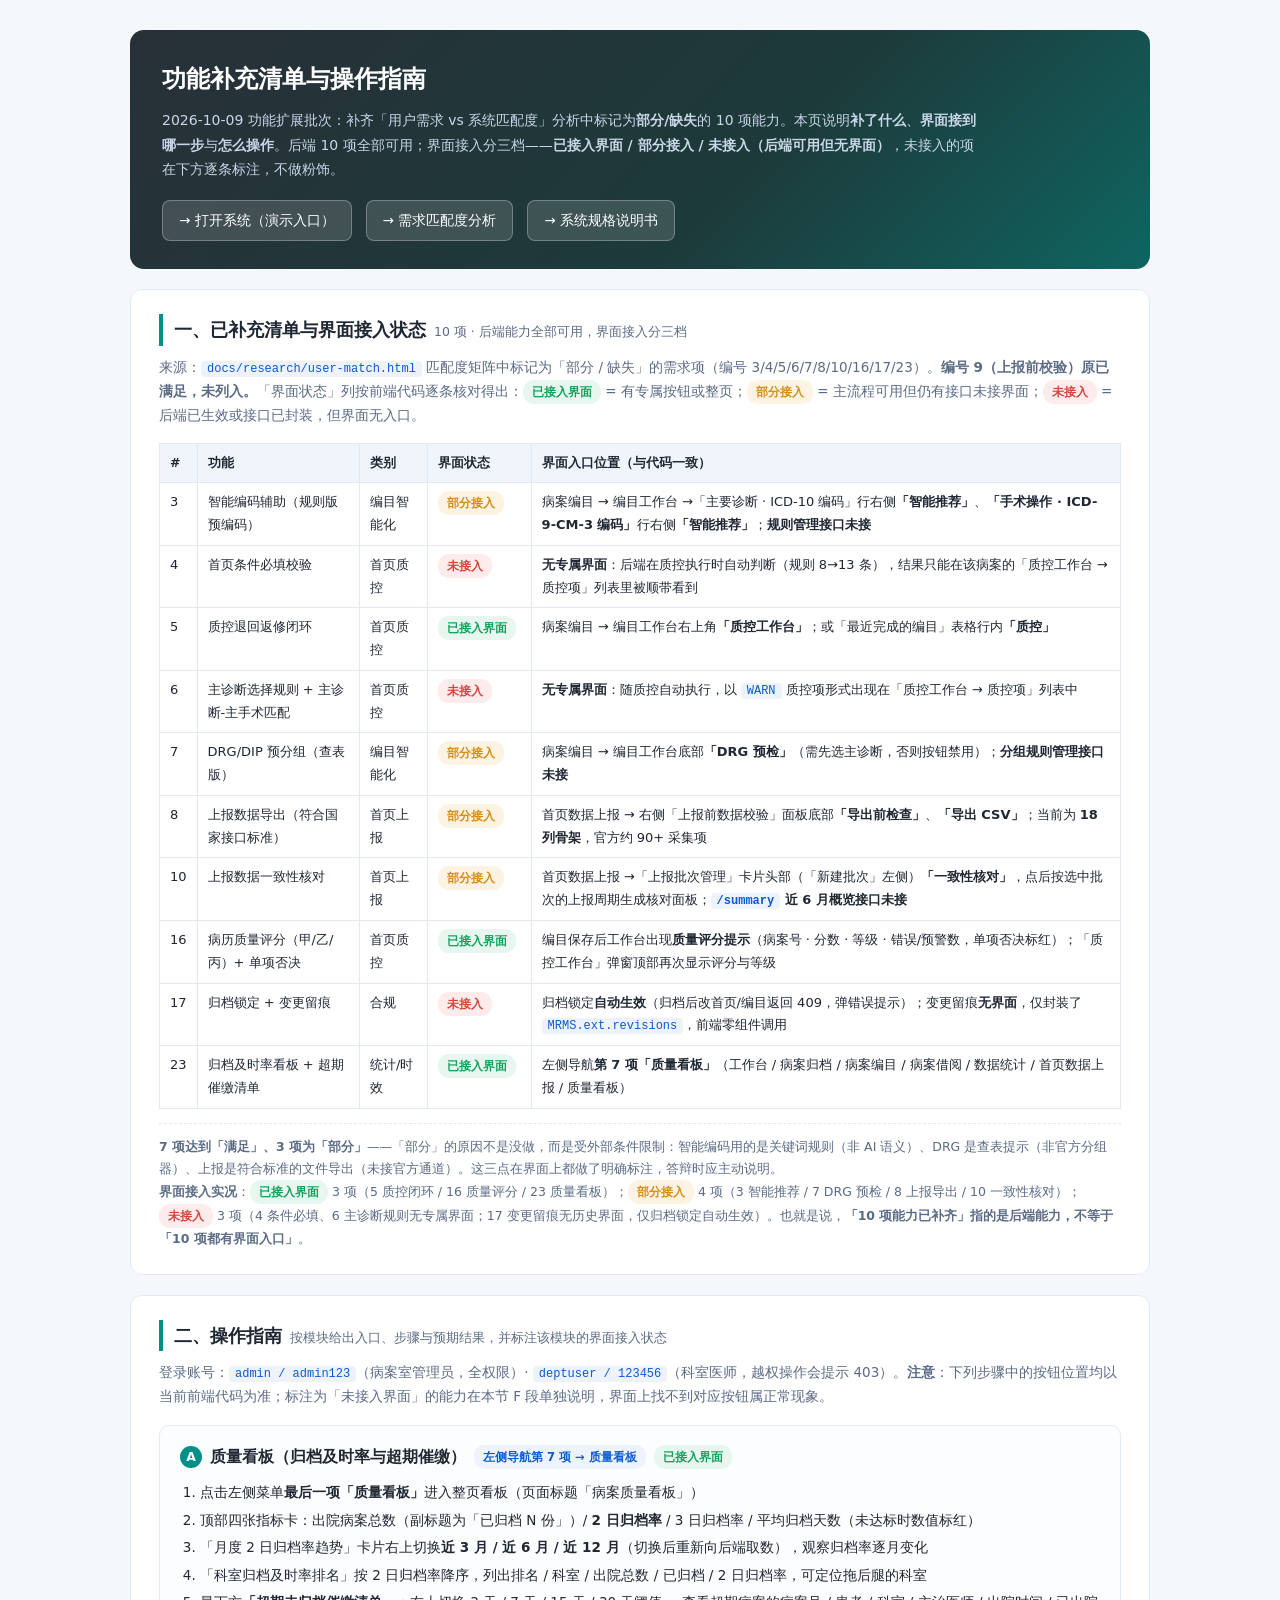
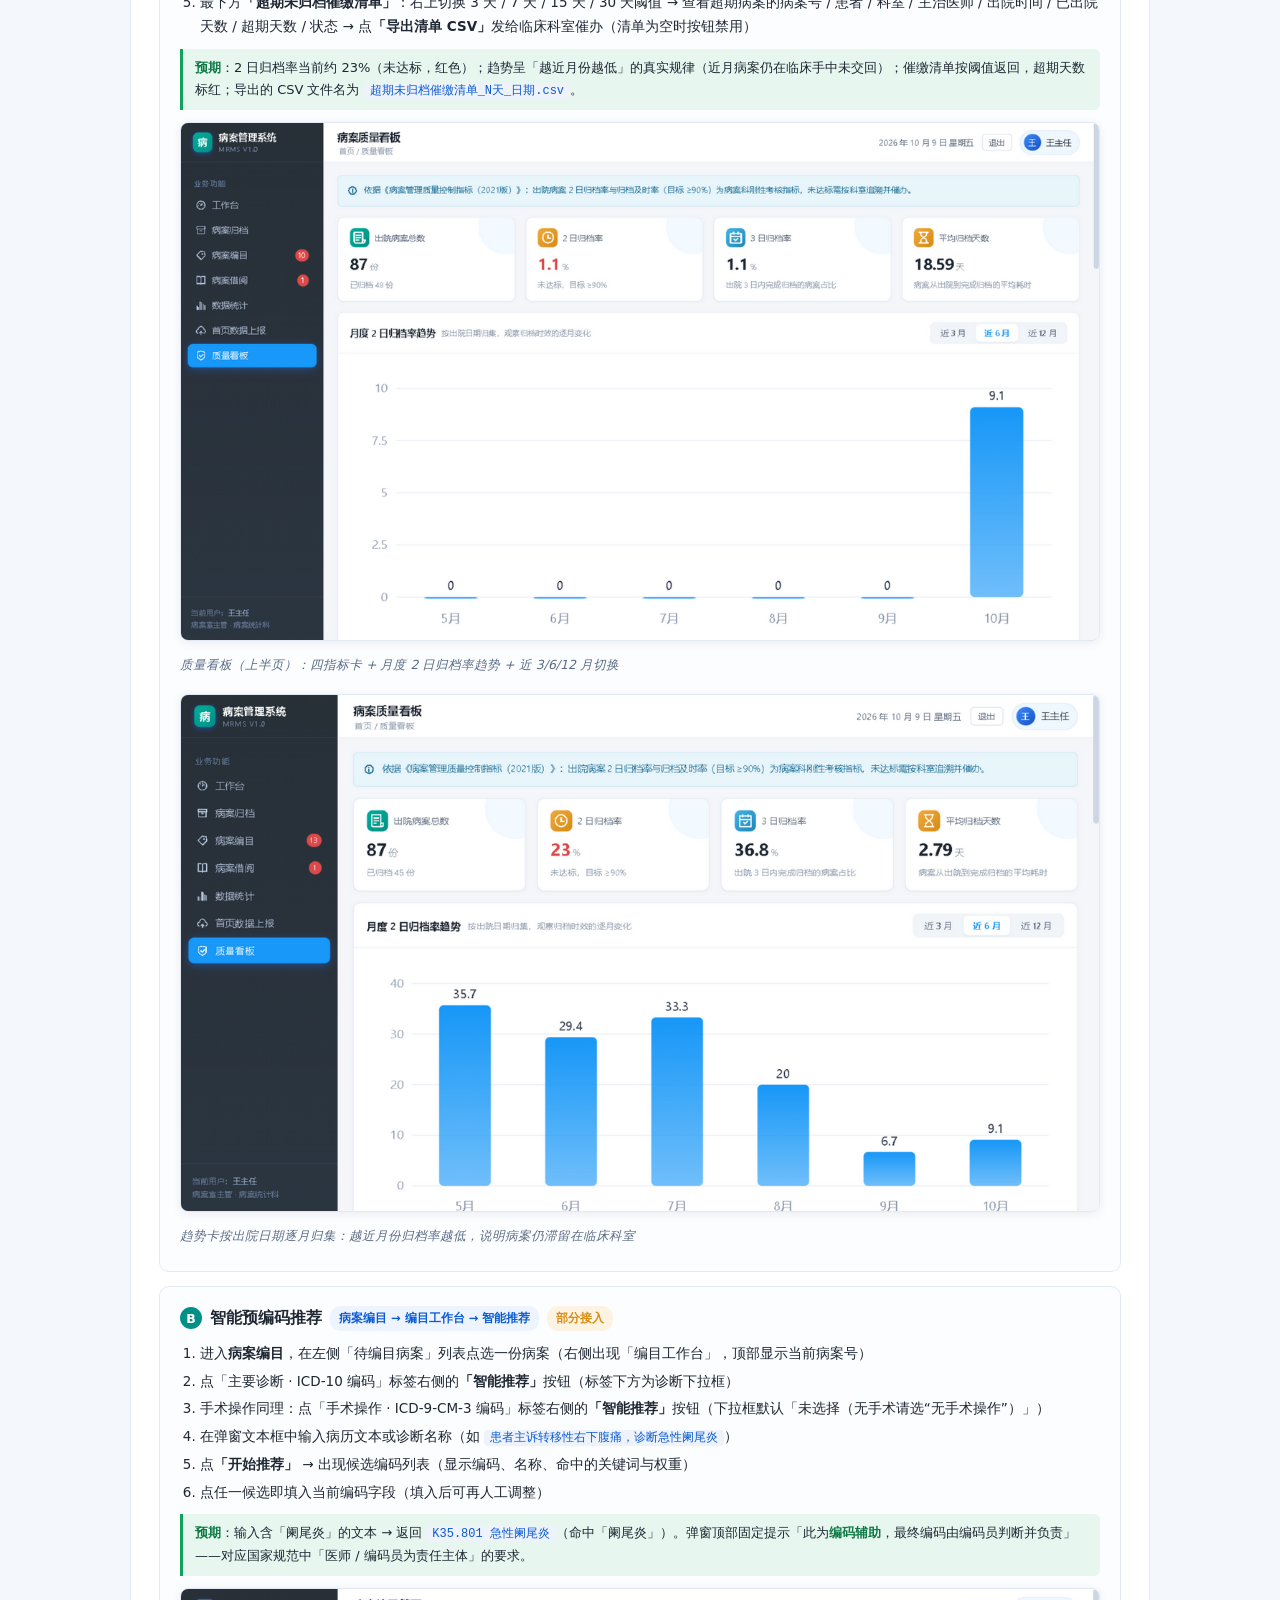
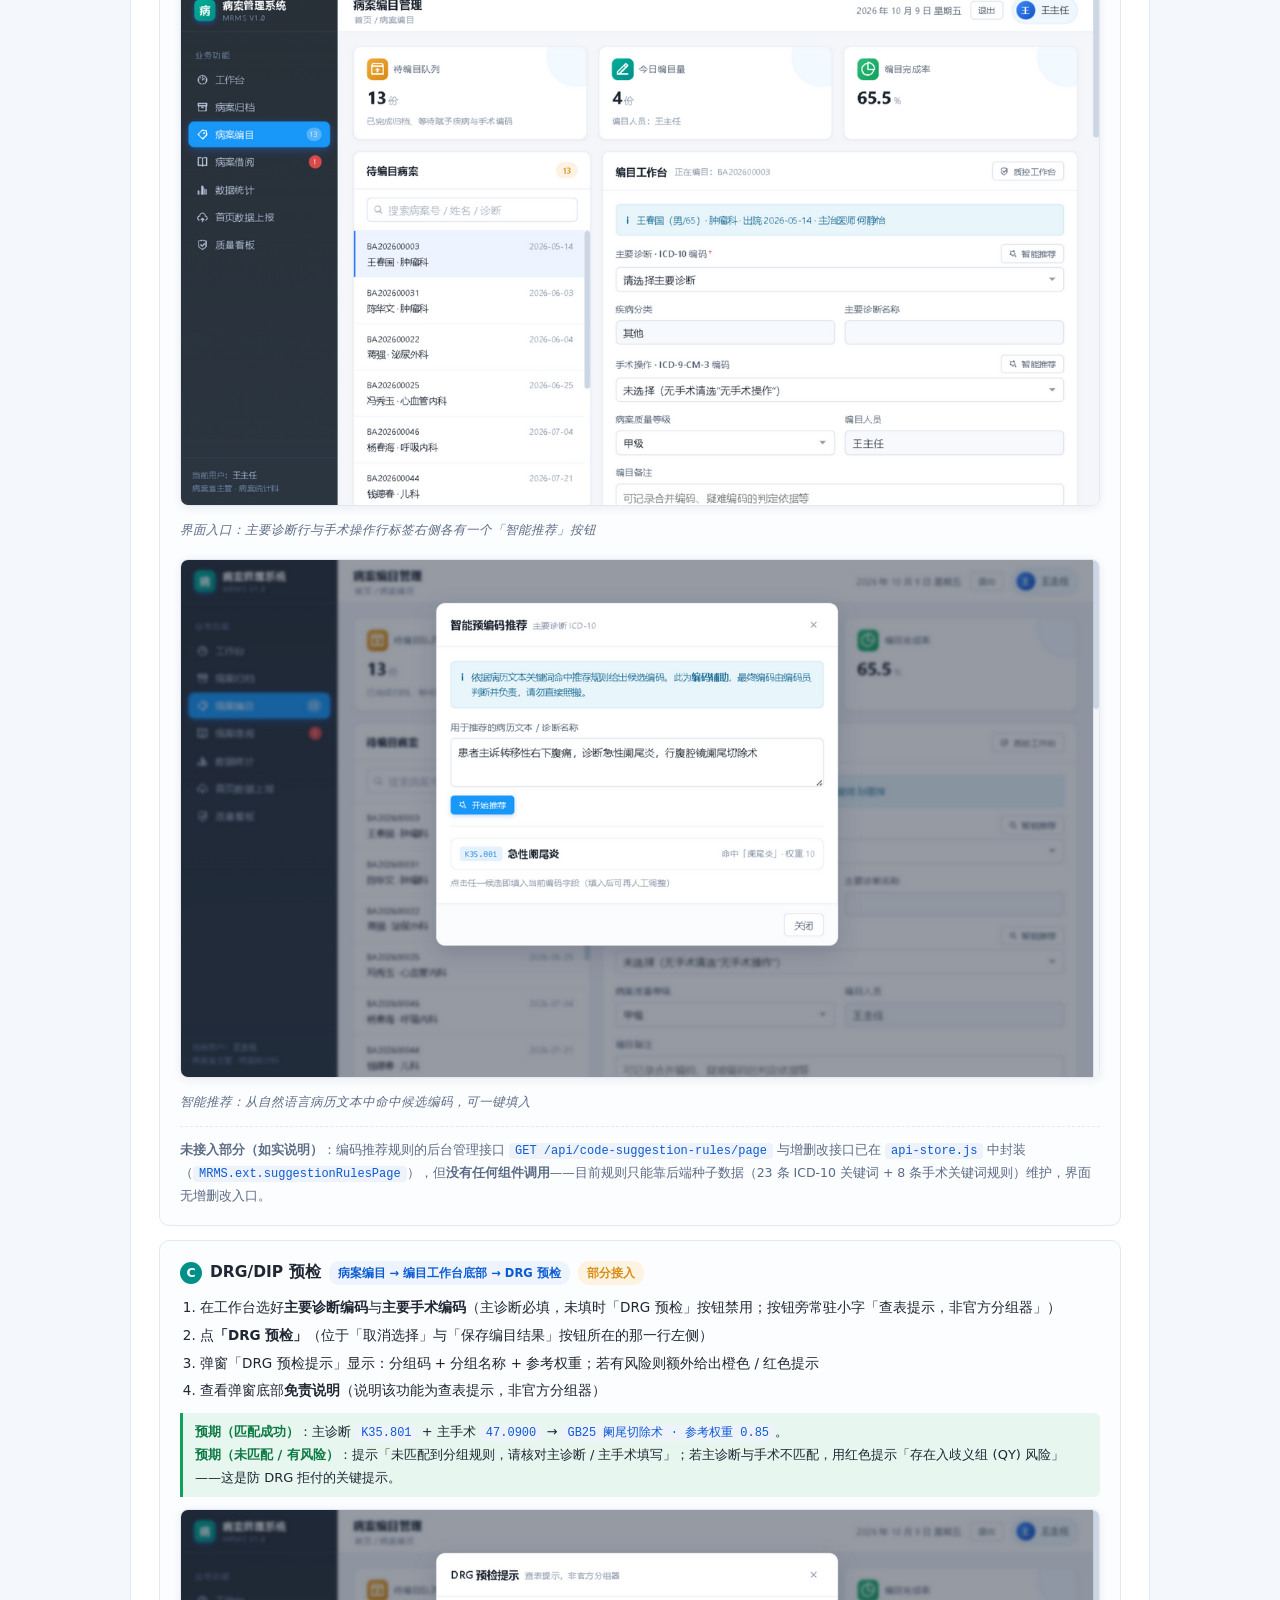
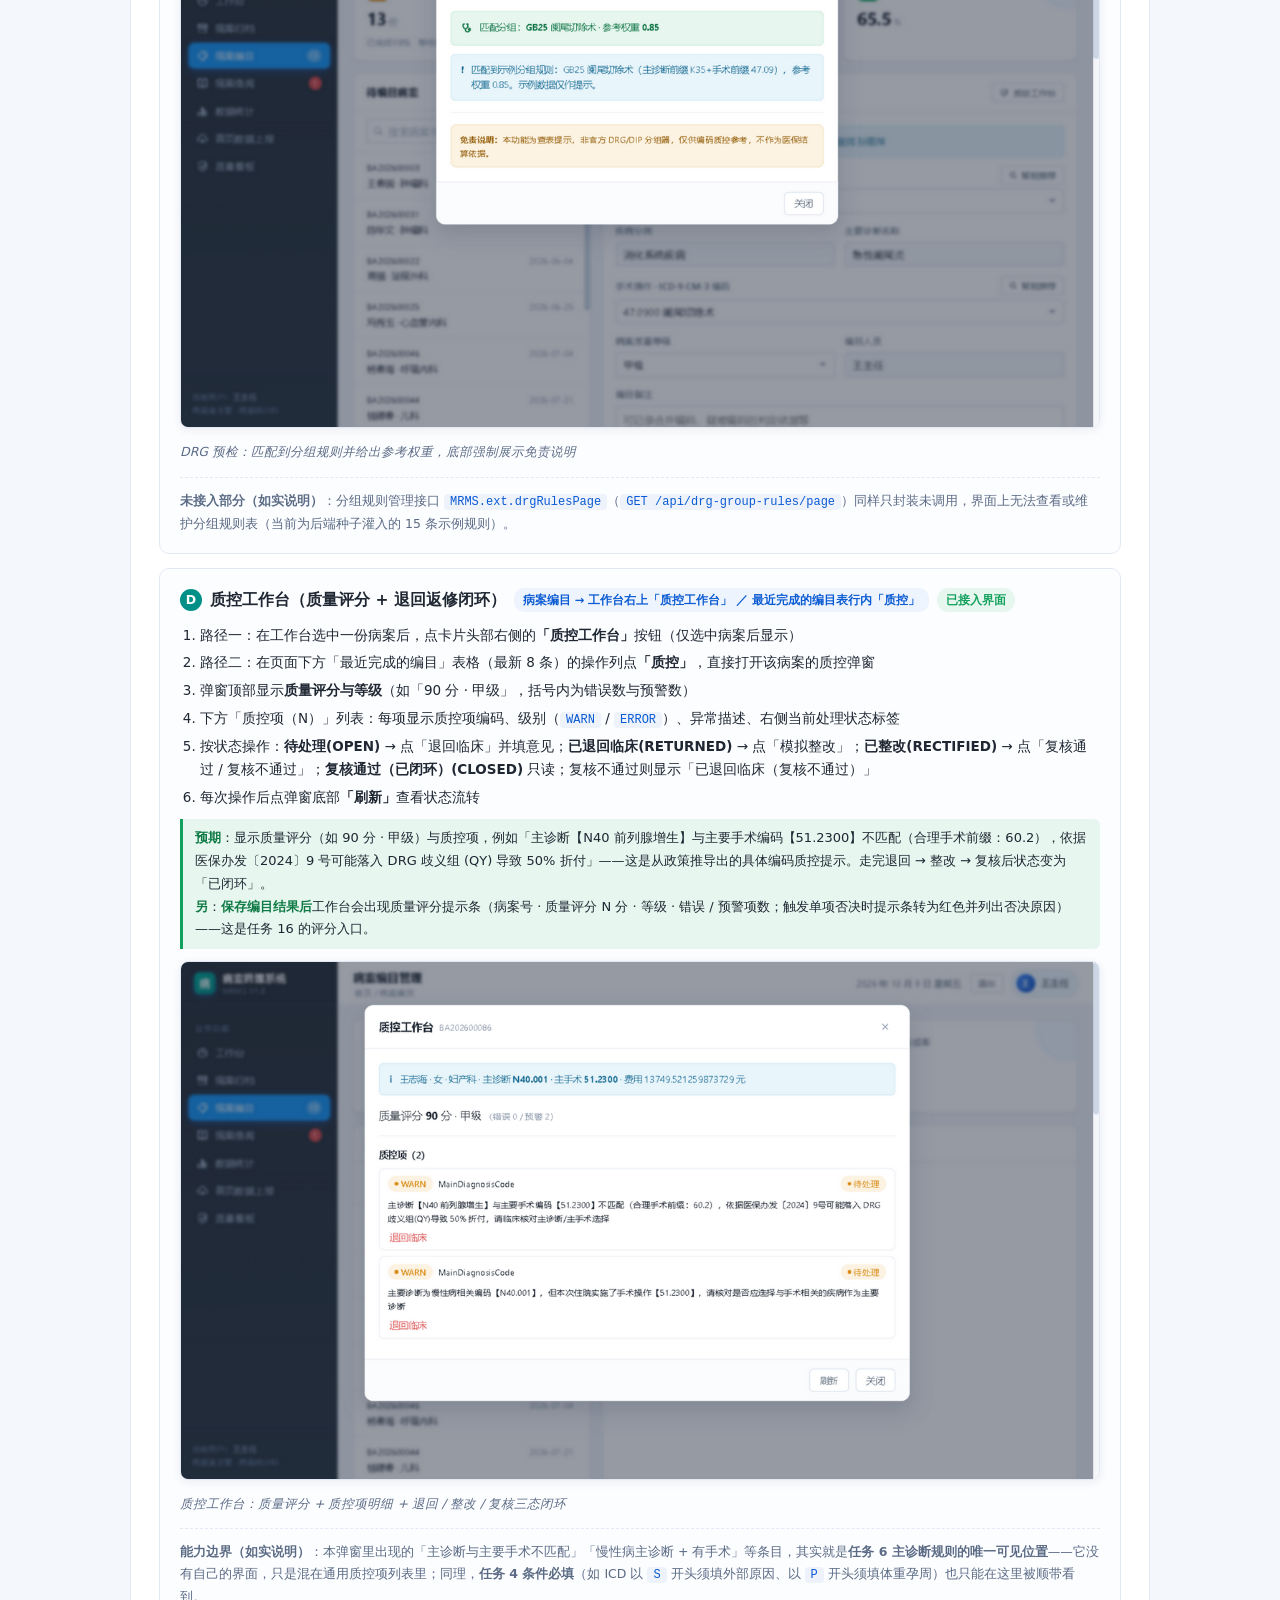
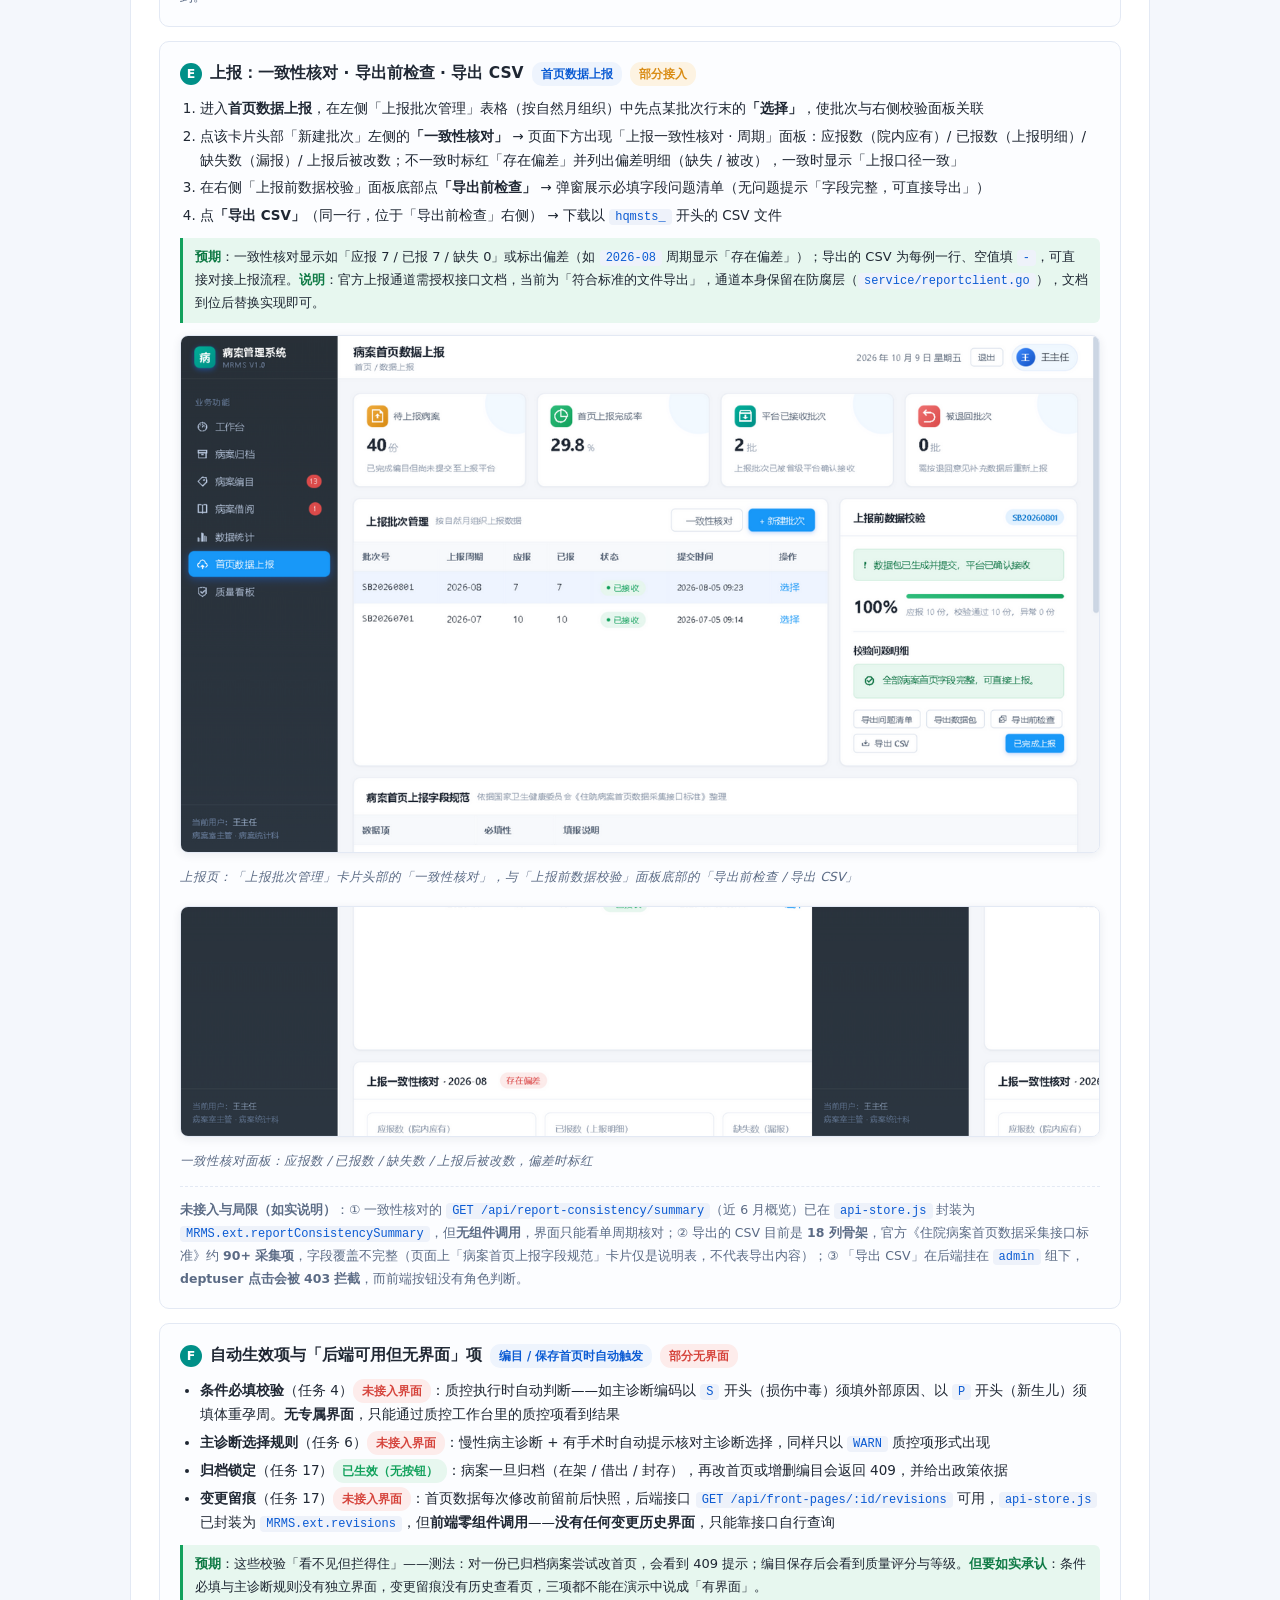
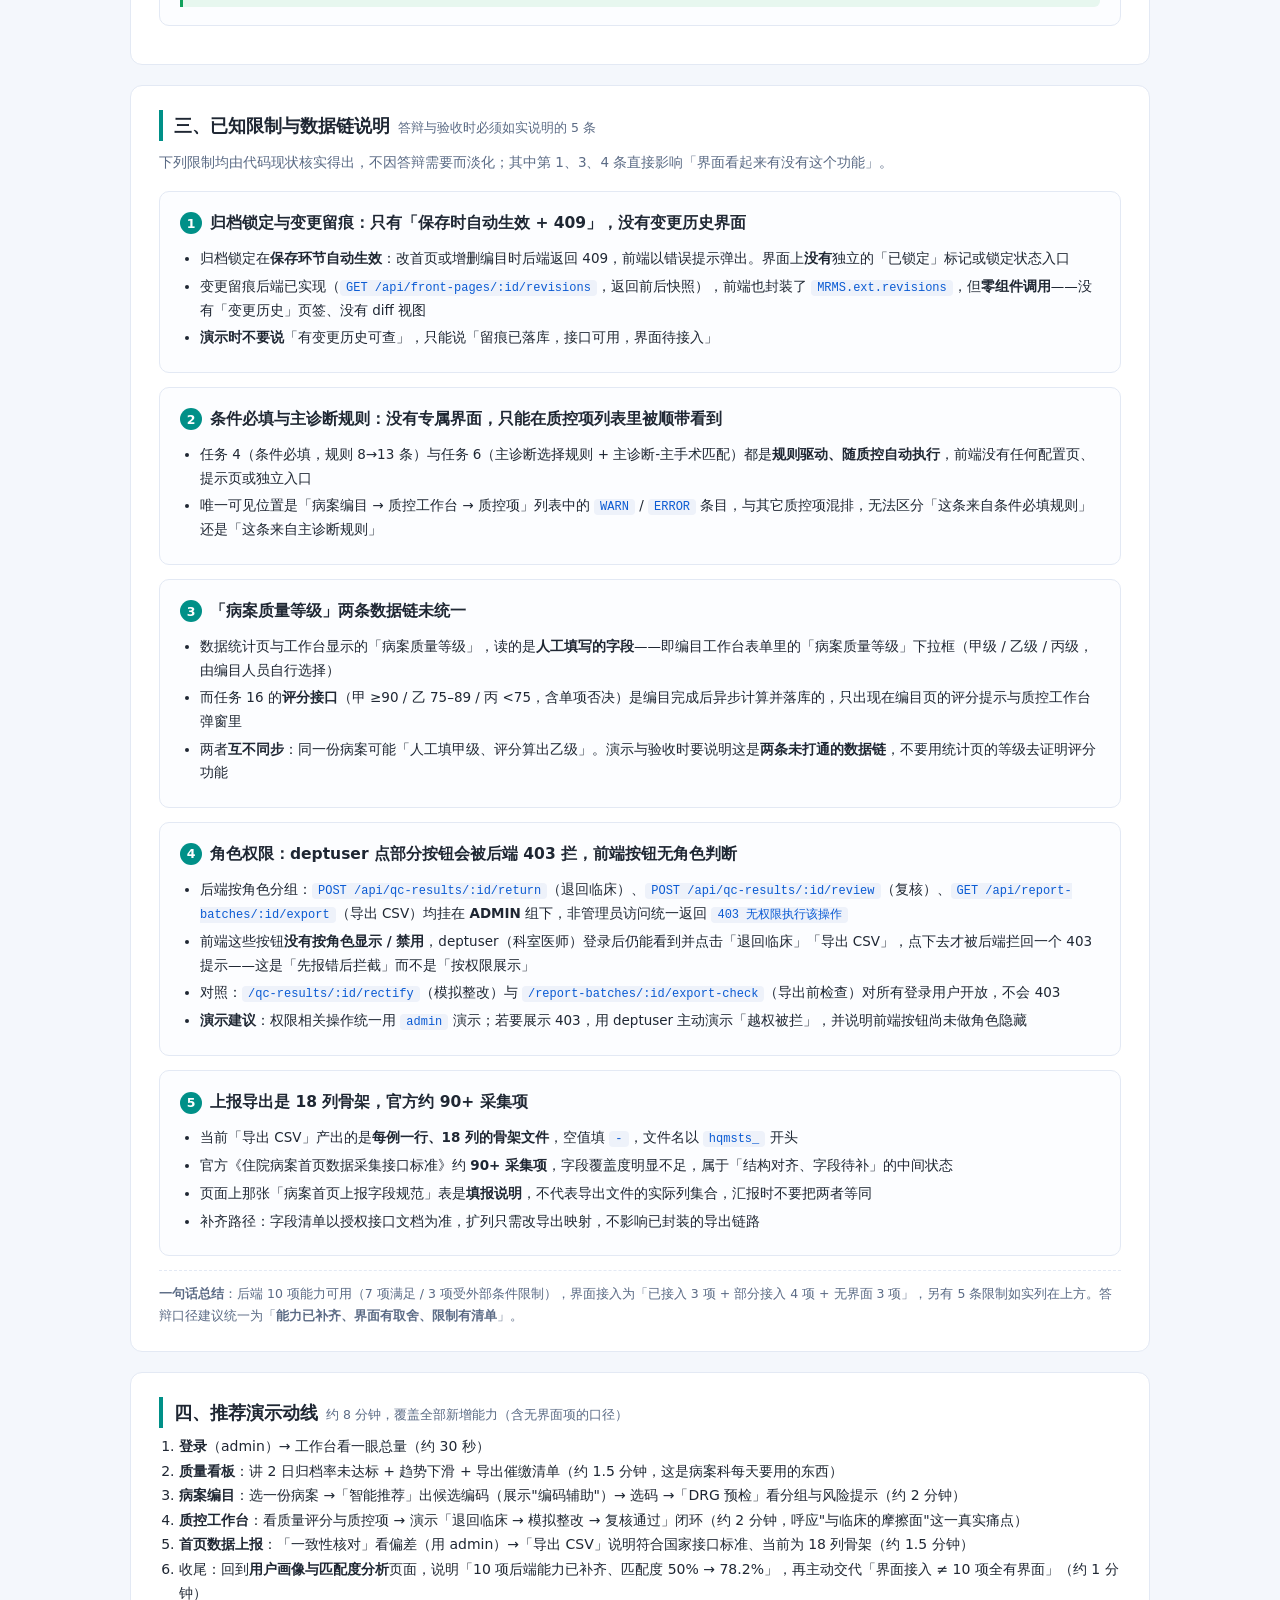
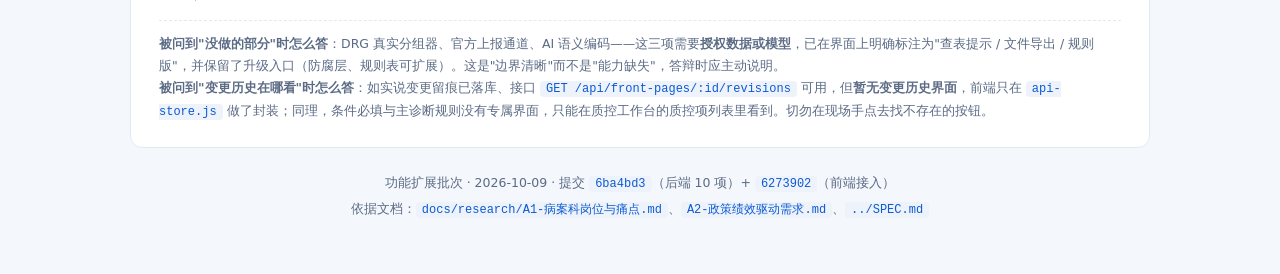
<file: docs/extension-guide.html>
<!DOCTYPE html>
<html lang="zh-CN">
<head>
<meta charset="UTF-8">
<meta name="viewport" content="width=device-width, initial-scale=1.0">
<title>功能补充清单与操作指南 · 病案管理系统</title>
<style>
  :root{--blue:#1898f8;--teal:#009088;--dark:#283038;--ink:#1f2733;--mut:#5b6b85;--line:#e3e9f4;--bg:#f4f7fc;
        --ok:#12a15c;--ok-bg:#e7f7ef;--part:#d98b13;--part-bg:#fdf3e2;--miss:#d5433b;--miss-bg:#fdeceb;}
  *{box-sizing:border-box;margin:0;padding:0}
  body{font-family:"Microsoft YaHei","PingFang SC",system-ui,sans-serif;color:var(--ink);background:var(--bg);line-height:1.75}
  .wrap{max-width:1060px;margin:0 auto;padding:30px 20px 70px}
  header.top{background:linear-gradient(135deg,#283038,#1d3a3a 60%,#009088 140%);color:#fff;border-radius:14px;padding:28px 32px}
  header.top h1{font-size:24px}
  header.top p{color:#c9d6e8;margin-top:8px;font-size:14px;max-width:820px}
  .quick{display:flex;gap:14px;margin-top:18px;flex-wrap:wrap}
  .quick a{background:rgba(255,255,255,.14);border:1px solid rgba(255,255,255,.28);color:#fff;text-decoration:none;
           padding:8px 16px;border-radius:8px;font-size:13.5px}
  .quick a:hover{background:rgba(255,255,255,.22)}
  section{background:#fff;border:1px solid var(--line);border-radius:12px;padding:24px 28px;margin-top:20px}
  section h2{font-size:18px;padding-left:11px;border-left:4px solid var(--teal);margin-bottom:6px}
  section h2 .sub{font-size:12.5px;color:var(--mut);font-weight:400;margin-left:8px}
  section > p.lead{font-size:13.5px;color:var(--mut);margin:10px 0 16px}
  table{width:100%;border-collapse:collapse;font-size:13px;margin-top:6px}
  th,td{border:1px solid var(--line);padding:8px 10px;text-align:left;vertical-align:top}
  th{background:#f0f4fb;font-size:12.5px;white-space:nowrap}
  code{background:#eef2fa;padding:1px 6px;border-radius:4px;font-family:Consolas,monospace;font-size:12px;color:#0b5bd3}
  .pill{display:inline-block;font-size:11.5px;padding:2px 9px;border-radius:11px;font-weight:700;white-space:nowrap}
  .p-ok{background:var(--ok-bg);color:var(--ok)} .p-part{background:var(--part-bg);color:var(--part)}
  .p-miss{background:var(--miss-bg);color:var(--miss)}
  .step{border:1px solid var(--line);border-radius:10px;padding:18px 20px;margin:14px 0;background:#fcfdff}
  .step h3{font-size:15.5px;display:flex;align-items:center;gap:8px;flex-wrap:wrap}
  .step h3 .num{background:var(--teal);color:#fff;width:22px;height:22px;border-radius:50%;display:inline-flex;
                align-items:center;justify-content:center;font-size:12.5px;flex:0 0 auto}
  .step h3 .where{font-size:11.5px;background:#eef4fd;color:#0b5bd3;padding:2px 9px;border-radius:10px;font-weight:600}
  .step ol,.step ul{margin:10px 0 0 20px;font-size:13.5px}
  .step li{margin:4px 0}
  .expect{margin-top:10px;background:var(--ok-bg);border-left:3px solid var(--ok);padding:8px 12px;border-radius:0 6px 6px 0;font-size:13px}
  .expect b{color:#0f7a45}
  img.shot{width:100%;border:1px solid var(--line);border-radius:8px;margin:12px 0 4px;box-shadow:0 2px 10px rgba(20,35,60,.08)}
  em.cap{display:block;color:var(--mut);font-size:12.5px;margin-bottom:6px}
  .note{font-size:12.5px;color:var(--mut);margin-top:14px;padding-top:12px;border-top:1px dashed var(--line)}
  footer{text-align:center;color:var(--mut);font-size:12.5px;margin-top:22px;line-height:2}
</style>
</head>
<body>
<div class="wrap">

<header class="top">
  <h1>功能补充清单与操作指南</h1>
  <p>2026-10-09 功能扩展批次：补齐「用户需求 vs 系统匹配度」分析中标记为<b>部分/缺失</b>的 10 项能力。本页说明<b>补了什么</b>、<b>界面接到哪一步</b>与<b>怎么操作</b>。后端 10 项全部可用；界面接入分三档——<b>已接入界面 / 部分接入 / 未接入（后端可用但无界面）</b>，未接入的项在下方逐条标注，不做粉饰。</p>
  <div class="quick">
    <a href="http://127.0.0.1:8090/frontend/index.html" target="_blank">→ 打开系统（演示入口）</a>
    <a href="http://127.0.0.1:8090/docs/research/user-match.html" target="_blank">→ 需求匹配度分析</a>
    <a href="http://127.0.0.1:8090/spec-preview.html" target="_blank">→ 系统规格说明书</a>
  </div>
</header>

<!-- ============ 一、补充清单 ============ -->
<section>
  <h2>一、已补充清单与界面接入状态<span class="sub">10 项 · 后端能力全部可用，界面接入分三档</span></h2>
  <p class="lead">来源：<code>docs/research/user-match.html</code> 匹配度矩阵中标记为「部分 / 缺失」的需求项（编号 3/4/5/6/7/8/10/16/17/23）。<b>编号 9（上报前校验）原已满足，未列入。</b>「界面状态」列按前端代码逐条核对得出：<span class="pill p-ok">已接入界面</span> = 有专属按钮或整页；<span class="pill p-part">部分接入</span> = 主流程可用但仍有接口未接界面；<span class="pill p-miss">未接入</span> = 后端已生效或接口已封装，但界面无入口。</p>

  <table>
    <tr><th style="width:34px">#</th><th>功能</th><th>类别</th><th style="width:104px">界面状态</th><th>界面入口位置（与代码一致）</th></tr>
    <tr><td>3</td><td>智能编码辅助（规则版预编码）</td><td>编目智能化</td><td><span class="pill p-part">部分接入</span></td><td>病案编目 → 编目工作台 →「主要诊断 · ICD-10 编码」行右侧<b>「智能推荐」</b>、<b>「手术操作 · ICD-9-CM-3 编码」</b>行右侧<b>「智能推荐」</b>；<b>规则管理接口未接</b></td></tr>
    <tr><td>4</td><td>首页条件必填校验</td><td>首页质控</td><td><span class="pill p-miss">未接入</span></td><td><b>无专属界面</b>：后端在质控执行时自动判断（规则 8→13 条），结果只能在该病案的「质控工作台 → 质控项」列表里被顺带看到</td></tr>
    <tr><td>5</td><td>质控退回返修闭环</td><td>首页质控</td><td><span class="pill p-ok">已接入界面</span></td><td>病案编目 → 编目工作台右上角<b>「质控工作台」</b>；或「最近完成的编目」表格行内<b>「质控」</b></td></tr>
    <tr><td>6</td><td>主诊断选择规则 + 主诊断-主手术匹配</td><td>首页质控</td><td><span class="pill p-miss">未接入</span></td><td><b>无专属界面</b>：随质控自动执行，以 <code>WARN</code> 质控项形式出现在「质控工作台 → 质控项」列表中</td></tr>
    <tr><td>7</td><td>DRG/DIP 预分组（查表版）</td><td>编目智能化</td><td><span class="pill p-part">部分接入</span></td><td>病案编目 → 编目工作台底部<b>「DRG 预检」</b>（需先选主诊断，否则按钮禁用）；<b>分组规则管理接口未接</b></td></tr>
    <tr><td>8</td><td>上报数据导出（符合国家接口标准）</td><td>首页上报</td><td><span class="pill p-part">部分接入</span></td><td>首页数据上报 → 右侧「上报前数据校验」面板底部<b>「导出前检查」</b>、<b>「导出 CSV」</b>；当前为 <b>18 列骨架</b>，官方约 90+ 采集项</td></tr>
    <tr><td>10</td><td>上报数据一致性核对</td><td>首页上报</td><td><span class="pill p-part">部分接入</span></td><td>首页数据上报 →「上报批次管理」卡片头部（「新建批次」左侧）<b>「一致性核对」</b>，点后按选中批次的上报周期生成核对面板；<b><code>/summary</code> 近 6 月概览接口未接</b></td></tr>
    <tr><td>16</td><td>病历质量评分（甲/乙/丙）+ 单项否决</td><td>首页质控</td><td><span class="pill p-ok">已接入界面</span></td><td>编目保存后工作台出现<b>质量评分提示</b>（病案号 · 分数 · 等级 · 错误/预警数，单项否决标红）；「质控工作台」弹窗顶部再次显示评分与等级</td></tr>
    <tr><td>17</td><td>归档锁定 + 变更留痕</td><td>合规</td><td><span class="pill p-miss">未接入</span></td><td>归档锁定<b>自动生效</b>（归档后改首页/编目返回 409，弹错误提示）；变更留痕<b>无界面</b>，仅封装了 <code>MRMS.ext.revisions</code>，前端零组件调用</td></tr>
    <tr><td>23</td><td>归档及时率看板 + 超期催缴清单</td><td>统计/时效</td><td><span class="pill p-ok">已接入界面</span></td><td>左侧导航<b>第 7 项「质量看板」</b>（工作台 / 病案归档 / 病案编目 / 病案借阅 / 数据统计 / 首页数据上报 / 质量看板）</td></tr>
  </table>

  <div class="note"><b>7 项达到「满足」、3 项为「部分」</b>——「部分」的原因不是没做，而是受外部条件限制：智能编码用的是关键词规则（非 AI 语义）、DRG 是查表提示（非官方分组器）、上报是符合标准的文件导出（未接官方通道）。这三点在界面上都做了明确标注，答辩时应主动说明。<br><b>界面接入实况</b>：<span class="pill p-ok">已接入界面</span> 3 项（5 质控闭环 / 16 质量评分 / 23 质量看板）；<span class="pill p-part">部分接入</span> 4 项（3 智能推荐 / 7 DRG 预检 / 8 上报导出 / 10 一致性核对）；<span class="pill p-miss">未接入</span> 3 项（4 条件必填、6 主诊断规则无专属界面；17 变更留痕无历史界面，仅归档锁定自动生效）。也就是说，<b>「10 项能力已补齐」指的是后端能力，不等于「10 项都有界面入口」</b>。</div>
</section>

<!-- ============ 二、操作指南 ============ -->
<section>
  <h2>二、操作指南<span class="sub">按模块给出入口、步骤与预期结果，并标注该模块的界面接入状态</span></h2>
  <p class="lead">登录账号：<code>admin / admin123</code>（病案室管理员，全权限）· <code>deptuser / 123456</code>（科室医师，越权操作会提示 403）。<b>注意</b>：下列步骤中的按钮位置均以当前前端代码为准；标注为「未接入界面」的能力在本节 F 段单独说明，界面上找不到对应按钮属正常现象。</p>

  <!-- A. 质量看板 -->
  <div class="step">
    <h3><span class="num">A</span>质量看板（归档及时率与超期催缴）<span class="where">左侧导航第 7 项 → 质量看板</span><span class="pill p-ok">已接入界面</span></h3>
    <ol>
      <li>点击左侧菜单<b>最后一项「质量看板」</b>进入整页看板（页面标题「病案质量看板」）</li>
      <li>顶部四张指标卡：出院病案总数（副标题为「已归档 N 份」）/ <b>2 日归档率</b> / 3 日归档率 / 平均归档天数（未达标时数值标红）</li>
      <li>「月度 2 日归档率趋势」卡片右上切换<b>近 3 月 / 近 6 月 / 近 12 月</b>（切换后重新向后端取数），观察归档率逐月变化</li>
      <li>「科室归档及时率排名」按 2 日归档率降序，列出排名 / 科室 / 出院总数 / 已归档 / 2 日归档率，可定位拖后腿的科室</li>
      <li>最下方<b>「超期未归档催缴清单」</b>：右上切换 3 天 / 7 天 / 15 天 / 30 天阈值 → 查看超期病案的病案号 / 患者 / 科室 / 主治医师 / 出院时间 / 已出院天数 / 超期天数 / 状态 → 点<b>「导出清单 CSV」</b>发给临床科室催办（清单为空时按钮禁用）</li>
    </ol>
    <div class="expect"><b>预期</b>：2 日归档率当前约 23%（未达标，红色）；趋势呈「越近月份越低」的真实规律（近月病案仍在临床手中未交回）；催缴清单按阈值返回，超期天数标红；导出的 CSV 文件名为 <code>超期未归档催缴清单_N天_日期.csv</code>。</div>
    <img class="shot" src="../prototype/screenshots/ext/01-quality-board.png" alt="质量看板">
    <em class="cap">质量看板（上半页）：四指标卡 + 月度 2 日归档率趋势 + 近 3/6/12 月切换</em>
    <img class="shot" src="../prototype/screenshots/ext/02-quality-overdue.png" alt="质量看板月度趋势">
    <em class="cap">趋势卡按出院日期逐月归集：越近月份归档率越低，说明病案仍滞留在临床科室</em>
  </div>

  <!-- B. 智能预编码 -->
  <div class="step">
    <h3><span class="num">B</span>智能预编码推荐<span class="where">病案编目 → 编目工作台 → 智能推荐</span><span class="pill p-part">部分接入</span></h3>
    <ol>
      <li>进入<b>病案编目</b>，在左侧「待编目病案」列表点选一份病案（右侧出现「编目工作台」，顶部显示当前病案号）</li>
      <li>点「主要诊断 · ICD-10 编码」标签右侧的<b>「智能推荐」</b>按钮（标签下方为诊断下拉框）</li>
      <li>手术操作同理：点「手术操作 · ICD-9-CM-3 编码」标签右侧的<b>「智能推荐」</b>按钮（下拉框默认「未选择（无手术请选“无手术操作”）」）</li>
      <li>在弹窗文本框中输入病历文本或诊断名称（如 <code>患者主诉转移性右下腹痛，诊断急性阑尾炎</code>）</li>
      <li>点<b>「开始推荐」</b> → 出现候选编码列表（显示编码、名称、命中的关键词与权重）</li>
      <li>点任一候选即填入当前编码字段（填入后可再人工调整）</li>
    </ol>
    <div class="expect"><b>预期</b>：输入含「阑尾炎」的文本 → 返回 <code>K35.801 急性阑尾炎</code>（命中「阑尾炎」）。弹窗顶部固定提示「此为<b>编码辅助</b>，最终编码由编码员判断并负责」——对应国家规范中「医师 / 编码员为责任主体」的要求。</div>
    <img class="shot" src="../prototype/screenshots/ext/09-where-suggest-full.png" alt="智能推荐按钮位置">
    <em class="cap">界面入口：主要诊断行与手术操作行标签右侧各有一个「智能推荐」按钮</em>
    <img class="shot" src="../prototype/screenshots/ext/05-suggest-result.png" alt="智能预编码推荐">
    <em class="cap">智能推荐：从自然语言病历文本中命中候选编码，可一键填入</em>
    <div class="note"><b>未接入部分（如实说明）</b>：编码推荐规则的后台管理接口 <code>GET /api/code-suggestion-rules/page</code> 与增删改接口已在 <code>api-store.js</code> 中封装（<code>MRMS.ext.suggestionRulesPage</code>），但<b>没有任何组件调用</b>——目前规则只能靠后端种子数据（23 条 ICD-10 关键词 + 8 条手术关键词规则）维护，界面无增删改入口。</div>
  </div>

  <!-- C. DRG 预检 -->
  <div class="step">
    <h3><span class="num">C</span>DRG/DIP 预检<span class="where">病案编目 → 编目工作台底部 → DRG 预检</span><span class="pill p-part">部分接入</span></h3>
    <ol>
      <li>在工作台选好<b>主要诊断编码</b>与<b>主要手术编码</b>（主诊断必填，未填时「DRG 预检」按钮禁用；按钮旁常驻小字「查表提示，非官方分组器」）</li>
      <li>点<b>「DRG 预检」</b>（位于「取消选择」与「保存编目结果」按钮所在的那一行左侧）</li>
      <li>弹窗「DRG 预检提示」显示：分组码 + 分组名称 + 参考权重；若有风险则额外给出橙色 / 红色提示</li>
      <li>查看弹窗底部<b>免责说明</b>（说明该功能为查表提示，非官方分组器）</li>
    </ol>
    <div class="expect"><b>预期（匹配成功）</b>：主诊断 <code>K35.801</code> + 主手术 <code>47.0900</code> → <code>GB25 阑尾切除术 · 参考权重 0.85</code>。<br><b>预期（未匹配 / 有风险）</b>：提示「未匹配到分组规则，请核对主诊断 / 主手术填写」；若主诊断与手术不匹配，用红色提示「存在入歧义组 (QY) 风险」——这是防 DRG 拒付的关键提示。</div>
    <img class="shot" src="../prototype/screenshots/ext/06-drg-matched.png" alt="DRG 预检（匹配成功）">
    <em class="cap">DRG 预检：匹配到分组规则并给出参考权重，底部强制展示免责说明</em>
    <div class="note"><b>未接入部分（如实说明）</b>：分组规则管理接口 <code>MRMS.ext.drgRulesPage</code>（<code>GET /api/drg-group-rules/page</code>）同样只封装未调用，界面上无法查看或维护分组规则表（当前为后端种子灌入的 15 条示例规则）。</div>
  </div>

  <!-- D. 质控工作台 -->
  <div class="step">
    <h3><span class="num">D</span>质控工作台（质量评分 + 退回返修闭环）<span class="where">病案编目 → 工作台右上「质控工作台」 ／ 最近完成的编目表行内「质控」</span><span class="pill p-ok">已接入界面</span></h3>
    <ol>
      <li>路径一：在工作台选中一份病案后，点卡片头部右侧的<b>「质控工作台」</b>按钮（仅选中病案后显示）</li>
      <li>路径二：在页面下方「最近完成的编目」表格（最新 8 条）的操作列点<b>「质控」</b>，直接打开该病案的质控弹窗</li>
      <li>弹窗顶部显示<b>质量评分与等级</b>（如「90 分 · 甲级」，括号内为错误数与预警数）</li>
      <li>下方「质控项（N）」列表：每项显示质控项编码、级别（<code>WARN</code> / <code>ERROR</code>）、异常描述、右侧当前处理状态标签</li>
      <li>按状态操作：<b>待处理(OPEN)</b> → 点「退回临床」并填意见；<b>已退回临床(RETURNED)</b> → 点「模拟整改」；<b>已整改(RECTIFIED)</b> → 点「复核通过 / 复核不通过」；<b>复核通过（已闭环）(CLOSED)</b> 只读；复核不通过则显示「已退回临床（复核不通过）」</li>
      <li>每次操作后点弹窗底部<b>「刷新」</b>查看状态流转</li>
    </ol>
    <div class="expect"><b>预期</b>：显示质量评分（如 90 分 · 甲级）与质控项，例如「主诊断【N40 前列腺增生】与主要手术编码【51.2300】不匹配（合理手术前缀：60.2），依据医保办发〔2024〕9 号可能落入 DRG 歧义组 (QY) 导致 50% 折付」——这是从政策推导出的具体编码质控提示。走完退回 → 整改 → 复核后状态变为「已闭环」。<br><b>另</b>：<b>保存编目结果后</b>工作台会出现质量评分提示条（病案号 · 质量评分 N 分 · 等级 · 错误 / 预警项数；触发单项否决时提示条转为红色并列出否决原因）——这是任务 16 的评分入口。</div>
    <img class="shot" src="../prototype/screenshots/ext/07-qc-workbench.png" alt="质控工作台">
    <em class="cap">质控工作台：质量评分 + 质控项明细 + 退回 / 整改 / 复核三态闭环</em>
    <div class="note"><b>能力边界（如实说明）</b>：本弹窗里出现的「主诊断与主要手术不匹配」「慢性病主诊断 + 有手术」等条目，其实就是<b>任务 6 主诊断规则的唯一可见位置</b>——它没有自己的界面，只是混在通用质控项列表里；同理，<b>任务 4 条件必填</b>（如 ICD 以 <code>S</code> 开头须填外部原因、以 <code>P</code> 开头须填体重孕周）也只能在这里被顺带看到。</div>
  </div>

  <!-- E. 上报增强 -->
  <div class="step">
    <h3><span class="num">E</span>上报：一致性核对 · 导出前检查 · 导出 CSV<span class="where">首页数据上报</span><span class="pill p-part">部分接入</span></h3>
    <ol>
      <li>进入<b>首页数据上报</b>，在左侧「上报批次管理」表格（按自然月组织）中先点某批次行末的<b>「选择」</b>，使批次与右侧校验面板关联</li>
      <li>点该卡片头部「新建批次」左侧的<b>「一致性核对」</b> → 页面下方出现「上报一致性核对 · 周期」面板：应报数（院内应有）/ 已报数（上报明细）/ 缺失数（漏报）/ 上报后被改数；不一致时标红「存在偏差」并列出偏差明细（缺失 / 被改），一致时显示「上报口径一致」</li>
      <li>在右侧「上报前数据校验」面板底部点<b>「导出前检查」</b> → 弹窗展示必填字段问题清单（无问题提示「字段完整，可直接导出」）</li>
      <li>点<b>「导出 CSV」</b>（同一行，位于「导出前检查」右侧） → 下载以 <code>hqmsts_</code> 开头的 CSV 文件</li>
    </ol>
    <div class="expect"><b>预期</b>：一致性核对显示如「应报 7 / 已报 7 / 缺失 0」或标出偏差（如 <code>2026-08</code> 周期显示「存在偏差」）；导出的 CSV 为每例一行、空值填 <code>-</code>，可直接对接上报流程。<b>说明</b>：官方上报通道需授权接口文档，当前为「符合标准的文件导出」，通道本身保留在防腐层（<code>service/reportclient.go</code>），文档到位后替换实现即可。</div>
    <img class="shot" src="../prototype/screenshots/ext/04-report-ext.png" alt="上报页新增入口">
    <em class="cap">上报页：「上报批次管理」卡片头部的「一致性核对」，与「上报前数据校验」面板底部的「导出前检查 / 导出 CSV」</em>
    <img class="shot" src="../prototype/screenshots/ext/08-consistency.png" alt="上报一致性核对面板">
    <em class="cap">一致性核对面板：应报数 / 已报数 / 缺失数 / 上报后被改数，偏差时标红</em>
    <div class="note"><b>未接入与局限（如实说明）</b>：① 一致性核对的 <code>GET /api/report-consistency/summary</code>（近 6 月概览）已在 <code>api-store.js</code> 封装为 <code>MRMS.ext.reportConsistencySummary</code>，但<b>无组件调用</b>，界面只能看单周期核对；② 导出的 CSV 目前是 <b>18 列骨架</b>，官方《住院病案首页数据采集接口标准》约 <b>90+ 采集项</b>，字段覆盖不完整（页面上「病案首页上报字段规范」卡片仅是说明表，不代表导出内容）；③ 「导出 CSV」在后端挂在 <code>admin</code> 组下，<b>deptuser 点击会被 403 拦截</b>，而前端按钮没有角色判断。</div>
  </div>

  <!-- F. 自动生效项 / 无界面项 -->
  <div class="step">
    <h3><span class="num">F</span>自动生效项与「后端可用但无界面」项<span class="where">编目 / 保存首页时自动触发</span><span class="pill p-miss">部分无界面</span></h3>
    <ul>
      <li><b>条件必填校验</b>（任务 4）<span class="pill p-miss">未接入界面</span>：质控执行时自动判断——如主诊断编码以 <code>S</code> 开头（损伤中毒）须填外部原因、以 <code>P</code> 开头（新生儿）须填体重孕周。<b>无专属界面</b>，只能通过质控工作台里的质控项看到结果</li>
      <li><b>主诊断选择规则</b>（任务 6）<span class="pill p-miss">未接入界面</span>：慢性病主诊断 + 有手术时自动提示核对主诊断选择，同样只以 <code>WARN</code> 质控项形式出现</li>
      <li><b>归档锁定</b>（任务 17）<span class="pill p-ok">已生效（无按钮）</span>：病案一旦归档（在架 / 借出 / 封存），再改首页或增删编目会返回 409，并给出政策依据</li>
      <li><b>变更留痕</b>（任务 17）<span class="pill p-miss">未接入界面</span>：首页数据每次修改前留前后快照，后端接口 <code>GET /api/front-pages/:id/revisions</code> 可用，<code>api-store.js</code> 已封装为 <code>MRMS.ext.revisions</code>，但<b>前端零组件调用</b>——<b>没有任何变更历史界面</b>，只能靠接口自行查询</li>
    </ul>
    <div class="expect"><b>预期</b>：这些校验「看不见但拦得住」——测法：对一份已归档病案尝试改首页，会看到 409 提示；编目保存后会看到质量评分与等级。<b>但要如实承认</b>：条件必填与主诊断规则没有独立界面，变更留痕没有历史查看页，三项都不能在演示中说成「有界面」。</div>
  </div>
</section>

<!-- ============ 三、已知限制与数据链说明 ============ -->
<section>
  <h2>三、已知限制与数据链说明<span class="sub">答辩与验收时必须如实说明的 5 条</span></h2>
  <p class="lead">下列限制均由代码现状核实得出，不因答辩需要而淡化；其中第 1、3、4 条直接影响「界面看起来有没有这个功能」。</p>

  <div class="step">
    <h3><span class="num">1</span>归档锁定与变更留痕：只有「保存时自动生效 + 409」，没有变更历史界面</h3>
    <ul>
      <li>归档锁定在<b>保存环节自动生效</b>：改首页或增删编目时后端返回 409，前端以错误提示弹出。界面上<b>没有</b>独立的「已锁定」标记或锁定状态入口</li>
      <li>变更留痕后端已实现（<code>GET /api/front-pages/:id/revisions</code>，返回前后快照），前端也封装了 <code>MRMS.ext.revisions</code>，但<b>零组件调用</b>——没有「变更历史」页签、没有 diff 视图</li>
      <li><b>演示时不要说</b>「有变更历史可查」，只能说「留痕已落库，接口可用，界面待接入」</li>
    </ul>
  </div>

  <div class="step">
    <h3><span class="num">2</span>条件必填与主诊断规则：没有专属界面，只能在质控项列表里被顺带看到</h3>
    <ul>
      <li>任务 4（条件必填，规则 8→13 条）与任务 6（主诊断选择规则 + 主诊断-主手术匹配）都是<b>规则驱动、随质控自动执行</b>，前端没有任何配置页、提示页或独立入口</li>
      <li>唯一可见位置是「病案编目 → 质控工作台 → 质控项」列表中的 <code>WARN</code> / <code>ERROR</code> 条目，与其它质控项混排，无法区分「这条来自条件必填规则」还是「这条来自主诊断规则」</li>
    </ul>
  </div>

  <div class="step">
    <h3><span class="num">3</span>「病案质量等级」两条数据链未统一</h3>
    <ul>
      <li>数据统计页与工作台显示的「病案质量等级」，读的是<b>人工填写的字段</b>——即编目工作台表单里的「病案质量等级」下拉框（甲级 / 乙级 / 丙级，由编目人员自行选择）</li>
      <li>而任务 16 的<b>评分接口</b>（甲 ≥90 / 乙 75–89 / 丙 &lt;75，含单项否决）是编目完成后异步计算并落库的，只出现在编目页的评分提示与质控工作台弹窗里</li>
      <li>两者<b>互不同步</b>：同一份病案可能「人工填甲级、评分算出乙级」。演示与验收时要说明这是<b>两条未打通的数据链</b>，不要用统计页的等级去证明评分功能</li>
    </ul>
  </div>

  <div class="step">
    <h3><span class="num">4</span>角色权限：deptuser 点部分按钮会被后端 403 拦，前端按钮无角色判断</h3>
    <ul>
      <li>后端按角色分组：<code>POST /api/qc-results/:id/return</code>（退回临床）、<code>POST /api/qc-results/:id/review</code>（复核）、<code>GET /api/report-batches/:id/export</code>（导出 CSV）均挂在 <b>ADMIN</b> 组下，非管理员访问统一返回 <code>403 无权限执行该操作</code></li>
      <li>前端这些按钮<b>没有按角色显示 / 禁用</b>，deptuser（科室医师）登录后仍能看到并点击「退回临床」「导出 CSV」，点下去才被后端拦回一个 403 提示——这是「先报错后拦截」而不是「按权限展示」</li>
      <li>对照：<code>/qc-results/:id/rectify</code>（模拟整改）与 <code>/report-batches/:id/export-check</code>（导出前检查）对所有登录用户开放，不会 403</li>
      <li><b>演示建议</b>：权限相关操作统一用 <code>admin</code> 演示；若要展示 403，用 deptuser 主动演示「越权被拦」，并说明前端按钮尚未做角色隐藏</li>
    </ul>
  </div>

  <div class="step">
    <h3><span class="num">5</span>上报导出是 18 列骨架，官方约 90+ 采集项</h3>
    <ul>
      <li>当前「导出 CSV」产出的是<b>每例一行、18 列的骨架文件</b>，空值填 <code>-</code>，文件名以 <code>hqmsts_</code> 开头</li>
      <li>官方《住院病案首页数据采集接口标准》约 <b>90+ 采集项</b>，字段覆盖度明显不足，属于「结构对齐、字段待补」的中间状态</li>
      <li>页面上那张「病案首页上报字段规范」表是<b>填报说明</b>，不代表导出文件的实际列集合，汇报时不要把两者等同</li>
      <li>补齐路径：字段清单以授权接口文档为准，扩列只需改导出映射，不影响已封装的导出链路</li>
    </ul>
  </div>

  <div class="note"><b>一句话总结</b>：后端 10 项能力可用（7 项满足 / 3 项受外部条件限制），界面接入为「已接入 3 项 + 部分接入 4 项 + 无界面 3 项」，另有 5 条限制如实列在上方。答辩口径建议统一为「<b>能力已补齐、界面有取舍、限制有清单</b>」。</div>
</section>

<!-- ============ 四、演示动线 ============ -->
<section>
  <h2>四、推荐演示动线<span class="sub">约 8 分钟，覆盖全部新增能力（含无界面项的口径）</span></h2>
  <ol style="font-size:14px;margin-left:20px">
    <li><b>登录</b>（admin）→ 工作台看一眼总量（约 30 秒）</li>
    <li><b>质量看板</b>：讲 2 日归档率未达标 + 趋势下滑 + 导出催缴清单（约 1.5 分钟，这是病案科每天要用的东西）</li>
    <li><b>病案编目</b>：选一份病案 →「智能推荐」出候选编码（展示"编码辅助"）→ 选码 →「DRG 预检」看分组与风险提示（约 2 分钟）</li>
    <li><b>质控工作台</b>：看质量评分与质控项 → 演示「退回临床 → 模拟整改 → 复核通过」闭环（约 2 分钟，呼应"与临床的摩擦面"这一真实痛点）</li>
    <li><b>首页数据上报</b>：「一致性核对」看偏差（用 admin）→「导出 CSV」说明符合国家接口标准、当前为 18 列骨架（约 1.5 分钟）</li>
    <li>收尾：回到<b>用户画像与匹配度分析</b>页面，说明「10 项后端能力已补齐、匹配度 50% → 78.2%」，再主动交代「界面接入 ≠ 10 项全有界面」（约 1 分钟）</li>
  </ol>
  <div class="note"><b>被问到"没做的部分"时怎么答</b>：DRG 真实分组器、官方上报通道、AI 语义编码——这三项需要<b>授权数据或模型</b>，已在界面上明确标注为"查表提示 / 文件导出 / 规则版"，并保留了升级入口（防腐层、规则表可扩展）。这是"边界清晰"而不是"能力缺失"，答辩时应主动说明。<br><b>被问到"变更历史在哪看"时怎么答</b>：如实说变更留痕已落库、接口 <code>GET /api/front-pages/:id/revisions</code> 可用，但<b>暂无变更历史界面</b>，前端只在 <code>api-store.js</code> 做了封装；同理，条件必填与主诊断规则没有专属界面，只能在质控工作台的质控项列表里看到。切勿在现场手点去找不存在的按钮。</div>
</section>

<footer>
  功能扩展批次 · 2026-10-09 · 提交 <code>6ba4bd3</code>（后端 10 项）+ <code>6273902</code>（前端接入）<br>
  依据文档：<code>docs/research/A1-病案科岗位与痛点.md</code>、<code>A2-政策绩效驱动需求.md</code>、<code>../SPEC.md</code>
</footer>

</div>
</body>
</html>
</file>
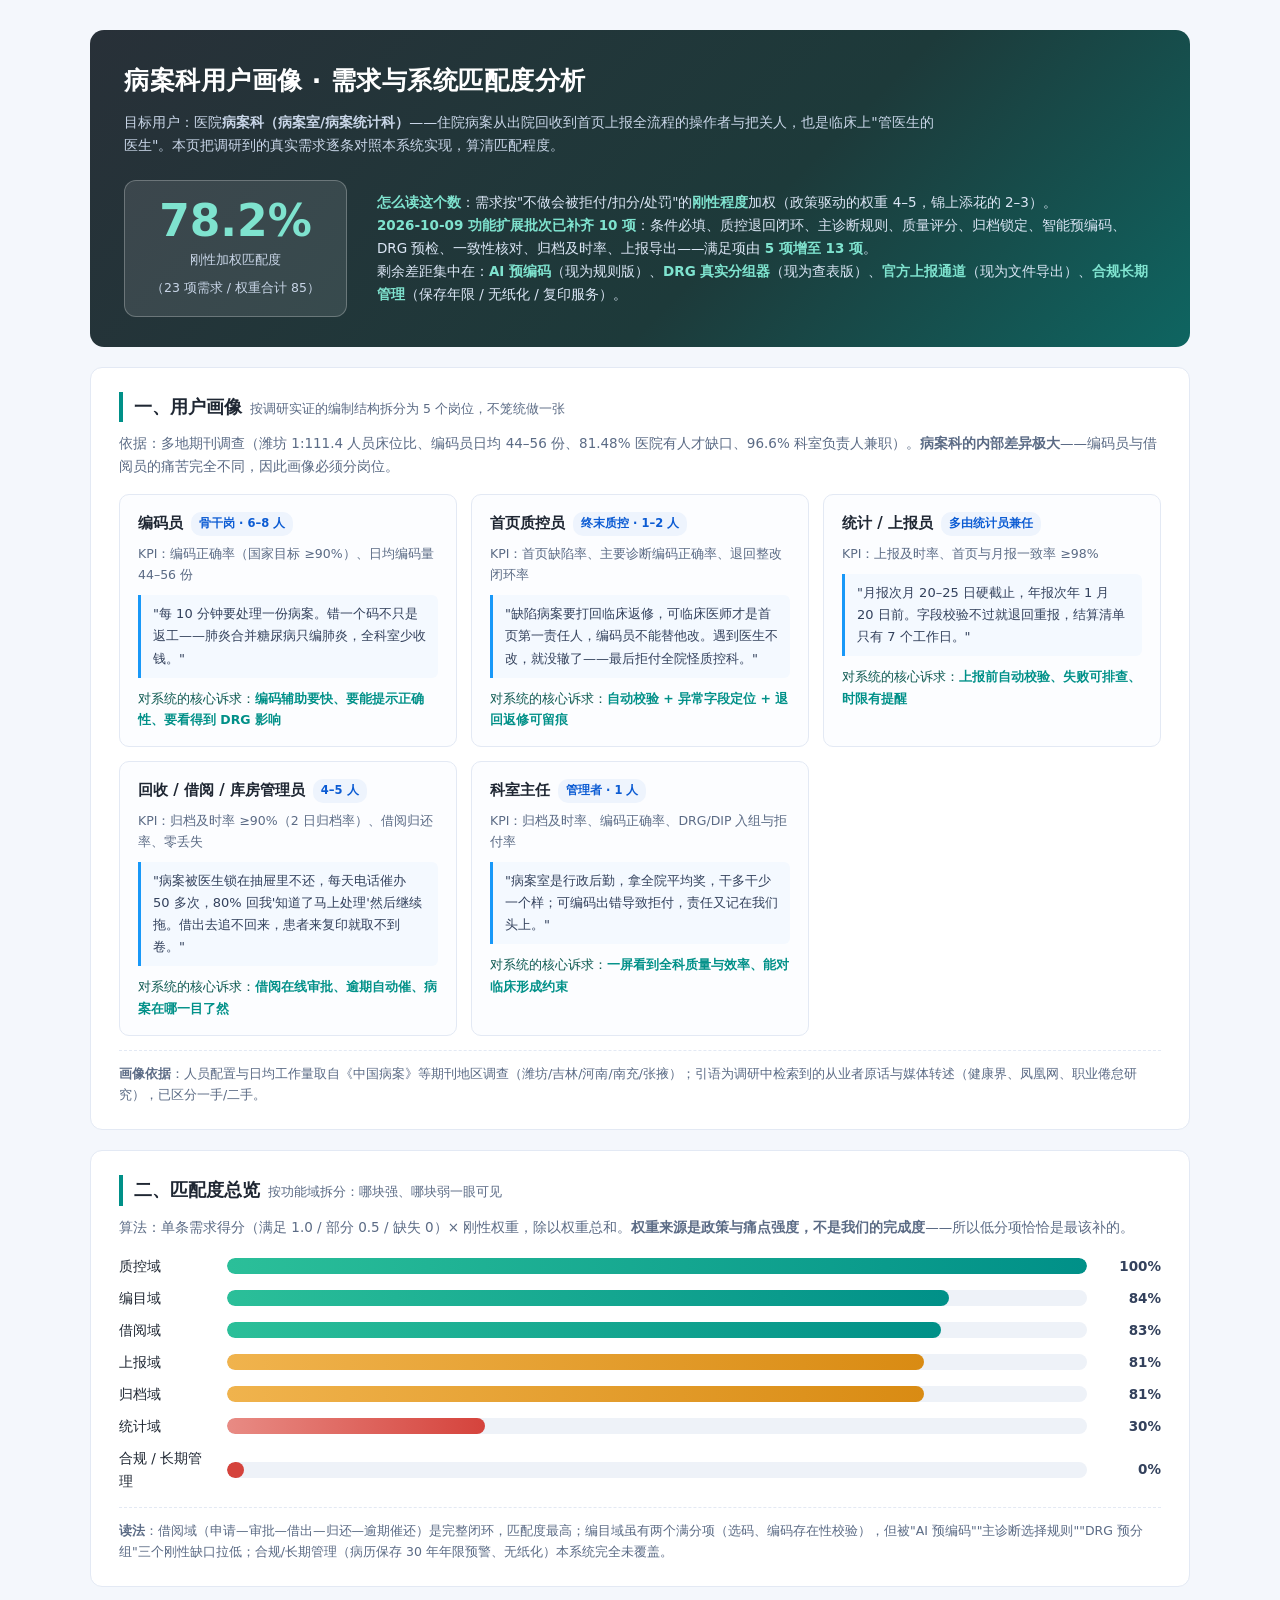
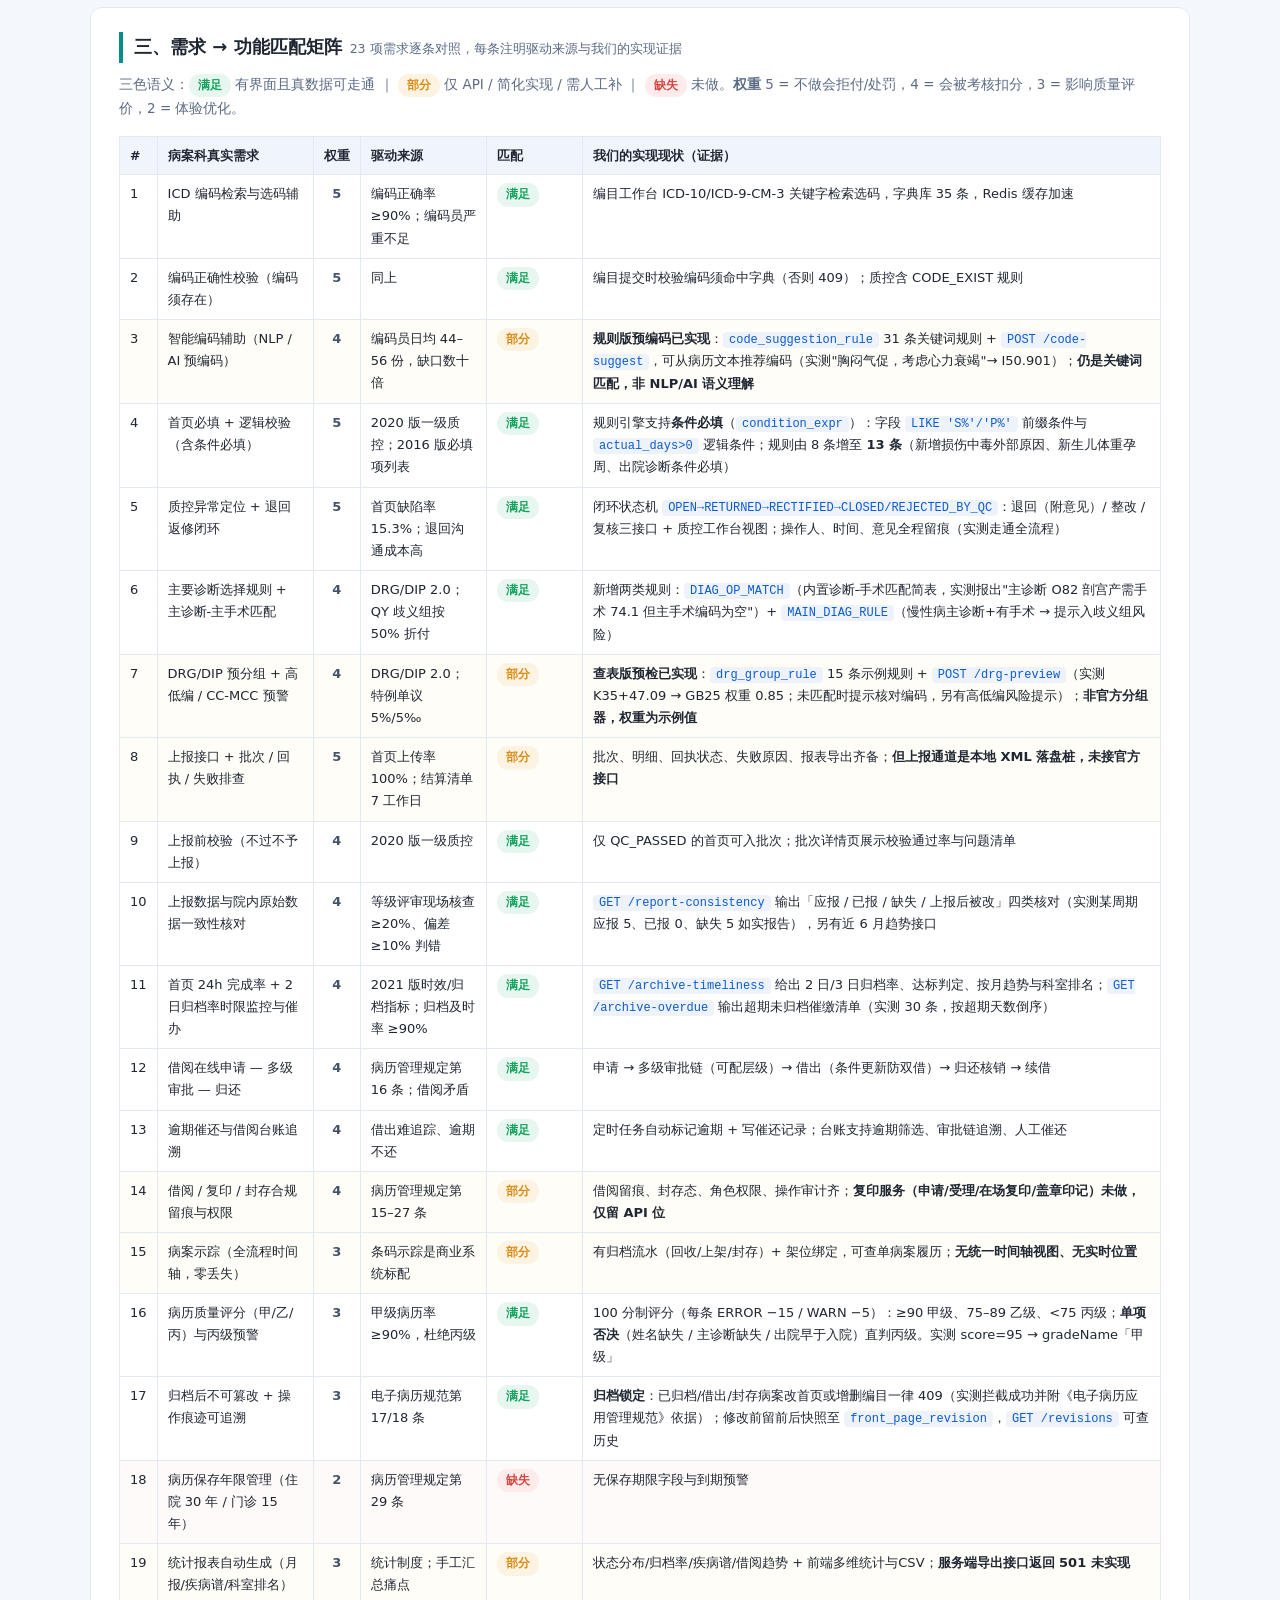
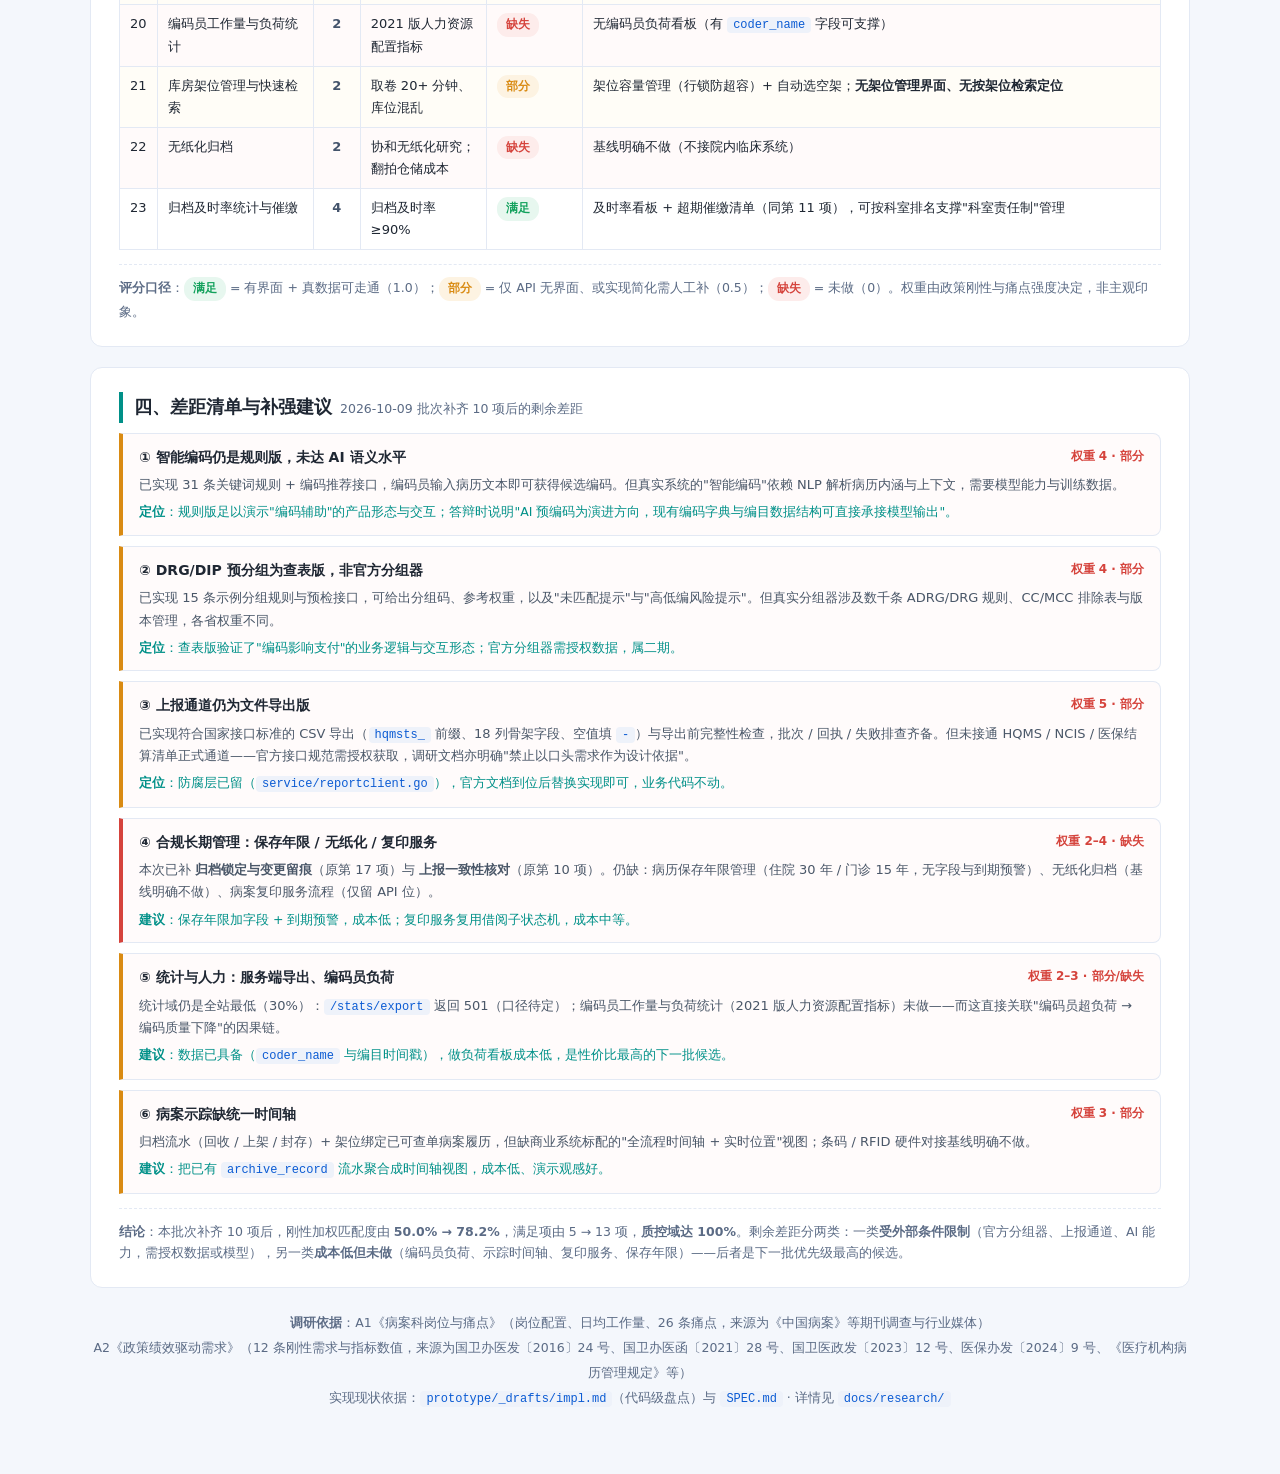
<file: docs/research/user-match.html>
<!DOCTYPE html>
<html lang="zh-CN">
<head>
<meta charset="UTF-8">
<meta name="viewport" content="width=device-width, initial-scale=1.0">
<title>病案科用户画像 · 需求与系统匹配度分析</title>
<style>
  :root{
    --blue:#1898f8; --teal:#009088; --dark:#283038;
    --ink:#1f2733; --mut:#5b6b85; --line:#e3e9f4; --bg:#f4f7fc;
    --ok:#12a15c; --ok-bg:#e7f7ef; --part:#d98b13; --part-bg:#fdf3e2; --miss:#d5433c; --miss-bg:#fdeceb;
  }
  *{box-sizing:border-box;margin:0;padding:0}
  body{font-family:"Microsoft YaHei","PingFang SC",system-ui,sans-serif;color:var(--ink);background:var(--bg);line-height:1.7}
  .wrap{max-width:1140px;margin:0 auto;padding:30px 20px 70px}

  header.top{background:linear-gradient(135deg,#283038,#1d3a3a 60%,#009088 140%);color:#fff;border-radius:14px;padding:30px 34px}
  header.top h1{font-size:25px;letter-spacing:.5px}
  header.top p{color:#c9d6e8;margin-top:8px;font-size:14px;max-width:820px}
  .hero{display:flex;gap:30px;align-items:center;margin-top:22px;flex-wrap:wrap}
  .score{background:rgba(255,255,255,.1);border:1px solid rgba(255,255,255,.25);border-radius:12px;padding:16px 26px;text-align:center}
  .score b{display:block;font-size:44px;line-height:1.1;color:#7fe3cf}
  .score span{font-size:12.5px;color:#c9d6e8}
  .hero-note{flex:1;min-width:280px;font-size:13.5px;color:#dbe6f5}
  .hero-note b{color:#7fe3cf}

  section{background:#fff;border:1px solid var(--line);border-radius:12px;padding:24px 28px;margin-top:20px}
  section h2{font-size:18px;padding-left:11px;border-left:4px solid var(--teal);margin-bottom:6px}
  section h2 .sub{font-size:12.5px;color:var(--mut);font-weight:400;margin-left:8px}
  section > p.lead{font-size:13.5px;color:var(--mut);margin:10px 0 16px}

  .cards{display:grid;grid-template-columns:repeat(auto-fit,minmax(330px,1fr));gap:14px;margin-top:6px}
  .pcard{border:1px solid var(--line);border-radius:10px;padding:16px 18px;background:#fcfdff}
  .pcard h3{font-size:15px;display:flex;align-items:center;gap:8px;margin-bottom:4px}
  .pcard .role{font-size:11.5px;background:#eef4fd;color:#0b5bd3;padding:2px 8px;border-radius:10px;font-weight:600}
  .pcard .kpi{font-size:12.5px;color:var(--mut);margin:6px 0 10px}
  .pcard .quote{border-left:3px solid var(--blue);background:#f4f9ff;padding:8px 12px;border-radius:0 6px 6px 0;font-size:13px;color:#33415c}
  .pcard .need{margin-top:10px;font-size:12.5px;color:#0f5a52}
  .pcard .need b{color:var(--teal)}

  table{width:100%;border-collapse:collapse;font-size:13px;margin-top:6px}
  th,td{border:1px solid var(--line);padding:8px 10px;text-align:left;vertical-align:top}
  th{background:#f0f4fb;font-size:12.5px;white-space:nowrap}
  td.w{text-align:center;font-weight:700;color:#43536b}
  .pill{display:inline-block;font-size:11.5px;padding:2px 9px;border-radius:11px;font-weight:700;white-space:nowrap}
  .p-ok{background:var(--ok-bg);color:var(--ok)}
  .p-part{background:var(--part-bg);color:var(--part)}
  .p-miss{background:var(--miss-bg);color:var(--miss)}
  tr.r-miss td{background:#fffafa}
  tr.r-part td{background:#fffdf7}

  .bars{margin-top:8px}
  .bar-row{display:grid;grid-template-columns:96px 1fr 62px;gap:12px;align-items:center;margin:9px 0;font-size:13.5px}
  .bar-track{height:16px;background:#eef2f8;border-radius:9px;overflow:hidden}
  .bar-fill{height:100%;border-radius:9px}
  .bar-row .val{text-align:right;font-weight:700;color:#33415c}

  .gaps{margin-top:4px}
  .gap{border:1px solid var(--line);border-left:4px solid var(--miss);border-radius:0 8px 8px 0;padding:12px 16px;margin:10px 0;background:#fffbfb}
  .gap h4{font-size:14px;display:flex;justify-content:space-between;gap:10px;flex-wrap:wrap}
  .gap h4 em{font-style:normal;font-size:12px;color:var(--miss);font-weight:700}
  .gap p{font-size:13px;color:#4a5768;margin-top:5px}
  .gap .cost{font-size:12.5px;color:var(--teal);margin-top:5px}

  .note{font-size:12.5px;color:var(--mut);margin-top:14px;padding-top:12px;border-top:1px dashed var(--line)}
  code{background:#eef2fa;padding:1px 6px;border-radius:4px;font-family:Consolas,monospace;font-size:12px;color:#0b5bd3}
  footer{text-align:center;color:var(--mut);font-size:12.5px;margin-top:22px;line-height:2}
</style>
</head>
<body>
<div class="wrap">

<header class="top">
  <h1>病案科用户画像 · 需求与系统匹配度分析</h1>
  <p>目标用户：医院<b>病案科（病案室/病案统计科）</b>——住院病案从出院回收到首页上报全流程的操作者与把关人，也是临床上"管医生的医生"。本页把调研到的真实需求逐条对照本系统实现，算清匹配程度。</p>
  <div class="hero">
    <div class="score">
      <b>78.2%</b>
      <span>刚性加权匹配度<br>（23 项需求 / 权重合计 85）</span>
    </div>
    <div class="hero-note">
      <b>怎么读这个数</b>：需求按"不做会被拒付/扣分/处罚"的<b>刚性程度</b>加权（政策驱动的权重 4–5，锦上添花的 2–3）。<br>
      <b>2026-10-09 功能扩展批次已补齐 10 项</b>：条件必填、质控退回闭环、主诊断规则、质量评分、归档锁定、智能预编码、DRG 预检、一致性核对、归档及时率、上报导出——满足项由 <b>5 项增至 13 项</b>。<br>
      剩余差距集中在：<b>AI 预编码</b>（现为规则版）、<b>DRG 真实分组器</b>（现为查表版）、<b>官方上报通道</b>（现为文件导出）、<b>合规长期管理</b>（保存年限 / 无纸化 / 复印服务）。
    </div>
  </div>
</header>

<!-- ============ ① 用户画像 ============ -->
<section>
  <h2>一、用户画像<span class="sub">按调研实证的编制结构拆分为 5 个岗位，不笼统做一张</span></h2>
  <p class="lead">依据：多地期刊调查（潍坊 1:111.4 人员床位比、编码员日均 44–56 份、81.48% 医院有人才缺口、96.6% 科室负责人兼职）。<b>病案科的内部差异极大</b>——编码员与借阅员的痛苦完全不同，因此画像必须分岗位。</p>

  <div class="cards">
    <div class="pcard">
      <h3>编码员 <span class="role">骨干岗 · 6–8 人</span></h3>
      <div class="kpi">KPI：编码正确率（国家目标 ≥90%）、日均编码量 44–56 份</div>
      <div class="quote">"每 10 分钟要处理一份病案。错一个码不只是返工——肺炎合并糖尿病只编肺炎，全科室少收钱。"</div>
      <div class="need">对系统的核心诉求：<b>编码辅助要快、要能提示正确性、要看得到 DRG 影响</b></div>
    </div>

    <div class="pcard">
      <h3>首页质控员 <span class="role">终末质控 · 1–2 人</span></h3>
      <div class="kpi">KPI：首页缺陷率、主要诊断编码正确率、退回整改闭环率</div>
      <div class="quote">"缺陷病案要打回临床返修，可临床医师才是首页第一责任人，编码员不能替他改。遇到医生不改，就没辙了——最后拒付全院怪质控科。"</div>
      <div class="need">对系统的核心诉求：<b>自动校验 + 异常字段定位 + 退回返修可留痕</b></div>
    </div>

    <div class="pcard">
      <h3>统计 / 上报员 <span class="role">多由统计员兼任</span></h3>
      <div class="kpi">KPI：上报及时率、首页与月报一致率 ≥98%</div>
      <div class="quote">"月报次月 20–25 日硬截止，年报次年 1 月 20 日前。字段校验不过就退回重报，结算清单只有 7 个工作日。"</div>
      <div class="need">对系统的核心诉求：<b>上报前自动校验、失败可排查、时限有提醒</b></div>
    </div>

    <div class="pcard">
      <h3>回收 / 借阅 / 库房管理员 <span class="role">4–5 人</span></h3>
      <div class="kpi">KPI：归档及时率 ≥90%（2 日归档率）、借阅归还率、零丢失</div>
      <div class="quote">"病案被医生锁在抽屉里不还，每天电话催办 50 多次，80% 回我'知道了马上处理'然后继续拖。借出去追不回来，患者来复印就取不到卷。"</div>
      <div class="need">对系统的核心诉求：<b>借阅在线审批、逾期自动催、病案在哪一目了然</b></div>
    </div>

    <div class="pcard">
      <h3>科室主任 <span class="role">管理者 · 1 人</span></h3>
      <div class="kpi">KPI：归档及时率、编码正确率、DRG/DIP 入组与拒付率</div>
      <div class="quote">"病案室是行政后勤，拿全院平均奖，干多干少一个样；可编码出错导致拒付，责任又记在我们头上。"</div>
      <div class="need">对系统的核心诉求：<b>一屏看到全科质量与效率、能对临床形成约束</b></div>
    </div>
  </div>

  <div class="note"><b>画像依据</b>：人员配置与日均工作量取自《中国病案》等期刊地区调查（潍坊/吉林/河南/南充/张掖）；引语为调研中检索到的从业者原话与媒体转述（健康界、凤凰网、职业倦怠研究），已区分一手/二手。</div>
</section>

<!-- ============ ② 匹配度总览 ============ -->
<section>
  <h2>二、匹配度总览<span class="sub">按功能域拆分：哪块强、哪块弱一眼可见</span></h2>
  <p class="lead">算法：单条需求得分（满足 1.0 / 部分 0.5 / 缺失 0）× 刚性权重，除以权重总和。<b>权重来源是政策与痛点强度，不是我们的完成度</b>——所以低分项恰恰是最该补的。</p>

  <div class="bars">
    <div class="bar-row"><span>质控域</span><div class="bar-track"><div class="bar-fill" style="width:100%;background:linear-gradient(90deg,#2bbf99,#009088)"></div></div><span class="val">100%</span></div>
    <div class="bar-row"><span>编目域</span><div class="bar-track"><div class="bar-fill" style="width:84%;background:linear-gradient(90deg,#2bbf99,#009088)"></div></div><span class="val">84%</span></div>
    <div class="bar-row"><span>借阅域</span><div class="bar-track"><div class="bar-fill" style="width:83%;background:linear-gradient(90deg,#2bbf99,#009088)"></div></div><span class="val">83%</span></div>
    <div class="bar-row"><span>上报域</span><div class="bar-track"><div class="bar-fill" style="width:81%;background:linear-gradient(90deg,#f0b34d,#d98b13)"></div></div><span class="val">81%</span></div>
    <div class="bar-row"><span>归档域</span><div class="bar-track"><div class="bar-fill" style="width:81%;background:linear-gradient(90deg,#f0b34d,#d98b13)"></div></div><span class="val">81%</span></div>
    <div class="bar-row"><span>统计域</span><div class="bar-track"><div class="bar-fill" style="width:30%;background:linear-gradient(90deg,#e88b84,#d5433c)"></div></div><span class="val">30%</span></div>
    <div class="bar-row"><span>合规 / 长期管理</span><div class="bar-track"><div class="bar-fill" style="width:2%;background:#d5433c"></div></div><span class="val">0%</span></div>
  </div>

  <div class="note"><b>读法</b>：借阅域（申请—审批—借出—归还—逾期催还）是完整闭环，匹配度最高；编目域虽有两个满分项（选码、编码存在性校验），但被"AI 预编码""主诊断选择规则""DRG 预分组"三个刚性缺口拉低；合规/长期管理（病历保存 30 年年限预警、无纸化）本系统完全未覆盖。</div>
</section>

<!-- ============ ③ 匹配矩阵 ============ -->
<section>
  <h2>三、需求 → 功能匹配矩阵<span class="sub">23 项需求逐条对照，每条注明驱动来源与我们的实现证据</span></h2>
  <p class="lead">三色语义：<span class="pill p-ok">满足</span> 有界面且真数据可走通 ｜ <span class="pill p-part">部分</span> 仅 API / 简化实现 / 需人工补 ｜ <span class="pill p-miss">缺失</span> 未做。<b>权重</b> 5 = 不做会拒付/处罚，4 = 会被考核扣分，3 = 影响质量评价，2 = 体验优化。</p>

  <table>
    <tr><th style="width:30px">#</th><th>病案科真实需求</th><th style="width:34px">权重</th><th>驱动来源</th><th style="width:96px">匹配</th><th>我们的实现现状（证据）</th></tr>

    <tr><td>1</td><td>ICD 编码检索与选码辅助</td><td class="w">5</td><td>编码正确率 ≥90%；编码员严重不足</td><td><span class="pill p-ok">满足</span></td><td>编目工作台 ICD-10/ICD-9-CM-3 关键字检索选码，字典库 35 条，Redis 缓存加速</td></tr>
    <tr><td>2</td><td>编码正确性校验（编码须存在）</td><td class="w">5</td><td>同上</td><td><span class="pill p-ok">满足</span></td><td>编目提交时校验编码须命中字典（否则 409）；质控含 CODE_EXIST 规则</td></tr>
    <tr class="r-part"><td>3</td><td>智能编码辅助（NLP / AI 预编码）</td><td class="w">4</td><td>编码员日均 44–56 份，缺口数十倍</td><td><span class="pill p-part">部分</span></td><td><b>规则版预编码已实现</b>：<code>code_suggestion_rule</code> 31 条关键词规则 + <code>POST /code-suggest</code>，可从病历文本推荐编码（实测"胸闷气促，考虑心力衰竭"→ I50.901）；<b>仍是关键词匹配，非 NLP/AI 语义理解</b></td></tr>
    <tr><td>4</td><td>首页必填 + 逻辑校验（含条件必填）</td><td class="w">5</td><td>2020 版一级质控；2016 版必填项列表</td><td><span class="pill p-ok">满足</span></td><td>规则引擎支持<b>条件必填</b>（<code>condition_expr</code>）：字段 <code>LIKE 'S%'/'P%'</code> 前缀条件与 <code>actual_days&gt;0</code> 逻辑条件；规则由 8 条增至 <b>13 条</b>（新增损伤中毒外部原因、新生儿体重孕周、出院诊断条件必填）</td></tr>
    <tr><td>5</td><td>质控异常定位 + 退回返修闭环</td><td class="w">5</td><td>首页缺陷率 15.3%；退回沟通成本高</td><td><span class="pill p-ok">满足</span></td><td>闭环状态机 <code>OPEN→RETURNED→RECTIFIED→CLOSED/REJECTED_BY_QC</code>：退回（附意见）/ 整改 / 复核三接口 + 质控工作台视图；操作人、时间、意见全程留痕（实测走通全流程）</td></tr>
    <tr><td>6</td><td>主要诊断选择规则 + 主诊断-主手术匹配</td><td class="w">4</td><td>DRG/DIP 2.0；QY 歧义组按 50% 折付</td><td><span class="pill p-ok">满足</span></td><td>新增两类规则：<code>DIAG_OP_MATCH</code>（内置诊断-手术匹配简表，实测报出"主诊断 O82 剖宫产需手术 74.1 但主手术编码为空"）+ <code>MAIN_DIAG_RULE</code>（慢性病主诊断+有手术 → 提示入歧义组风险）</td></tr>
    <tr class="r-part"><td>7</td><td>DRG/DIP 预分组 + 高低编 / CC-MCC 预警</td><td class="w">4</td><td>DRG/DIP 2.0；特例单议 5%/5‰</td><td><span class="pill p-part">部分</span></td><td><b>查表版预检已实现</b>：<code>drg_group_rule</code> 15 条示例规则 + <code>POST /drg-preview</code>（实测 K35+47.09 → GB25 权重 0.85；未匹配时提示核对编码，另有高低编风险提示）；<b>非官方分组器，权重为示例值</b></td></tr>
    <tr class="r-part"><td>8</td><td>上报接口 + 批次 / 回执 / 失败排查</td><td class="w">5</td><td>首页上传率 100%；结算清单 7 工作日</td><td><span class="pill p-part">部分</span></td><td>批次、明细、回执状态、失败原因、报表导出齐备；<b>但上报通道是本地 XML 落盘桩，未接官方接口</b></td></tr>
    <tr><td>9</td><td>上报前校验（不过不予上报）</td><td class="w">4</td><td>2020 版一级质控</td><td><span class="pill p-ok">满足</span></td><td>仅 QC_PASSED 的首页可入批次；批次详情页展示校验通过率与问题清单</td></tr>
    <tr><td>10</td><td>上报数据与院内原始数据一致性核对</td><td class="w">4</td><td>等级评审现场核查 ≥20%、偏差 ≥10% 判错</td><td><span class="pill p-ok">满足</span></td><td><code>GET /report-consistency</code> 输出「应报 / 已报 / 缺失 / 上报后被改」四类核对（实测某周期应报 5、已报 0、缺失 5 如实报告），另有近 6 月趋势接口</td></tr>
    <tr><td>11</td><td>首页 24h 完成率 + 2 日归档率时限监控与催办</td><td class="w">4</td><td>2021 版时效/归档指标；归档及时率 ≥90%</td><td><span class="pill p-ok">满足</span></td><td><code>GET /archive-timeliness</code> 给出 2 日/3 日归档率、达标判定、按月趋势与科室排名；<code>GET /archive-overdue</code> 输出超期未归档催缴清单（实测 30 条，按超期天数倒序）</td></tr>
    <tr><td>12</td><td>借阅在线申请 — 多级审批 — 归还</td><td class="w">4</td><td>病历管理规定第 16 条；借阅矛盾</td><td><span class="pill p-ok">满足</span></td><td>申请 → 多级审批链（可配层级）→ 借出（条件更新防双借）→ 归还核销 → 续借</td></tr>
    <tr><td>13</td><td>逾期催还与借阅台账追溯</td><td class="w">4</td><td>借出难追踪、逾期不还</td><td><span class="pill p-ok">满足</span></td><td>定时任务自动标记逾期 + 写催还记录；台账支持逾期筛选、审批链追溯、人工催还</td></tr>
    <tr class="r-part"><td>14</td><td>借阅 / 复印 / 封存合规留痕与权限</td><td class="w">4</td><td>病历管理规定第 15–27 条</td><td><span class="pill p-part">部分</span></td><td>借阅留痕、封存态、角色权限、操作审计齐；<b>复印服务（申请/受理/在场复印/盖章印记）未做，仅留 API 位</b></td></tr>
    <tr class="r-part"><td>15</td><td>病案示踪（全流程时间轴，零丢失）</td><td class="w">3</td><td>条码示踪是商业系统标配</td><td><span class="pill p-part">部分</span></td><td>有归档流水（回收/上架/封存）+ 架位绑定，可查单病案履历；<b>无统一时间轴视图、无实时位置</b></td></tr>
    <tr><td>16</td><td>病历质量评分（甲/乙/丙）与丙级预警</td><td class="w">3</td><td>甲级病历率 ≥90%，杜绝丙级</td><td><span class="pill p-ok">满足</span></td><td>100 分制评分（每条 ERROR −15 / WARN −5）：≥90 甲级、75–89 乙级、&lt;75 丙级；<b>单项否决</b>（姓名缺失 / 主诊断缺失 / 出院早于入院）直判丙级。实测 score=95 → gradeName「甲级」</td></tr>
    <tr><td>17</td><td>归档后不可篡改 + 操作痕迹可追溯</td><td class="w">3</td><td>电子病历规范第 17/18 条</td><td><span class="pill p-ok">满足</span></td><td><b>归档锁定</b>：已归档/借出/封存病案改首页或增删编目一律 409（实测拦截成功并附《电子病历应用管理规范》依据）；修改前留前后快照至 <code>front_page_revision</code>，<code>GET /revisions</code> 可查历史</td></tr>
    <tr class="r-miss"><td>18</td><td>病历保存年限管理（住院 30 年 / 门诊 15 年）</td><td class="w">2</td><td>病历管理规定第 29 条</td><td><span class="pill p-miss">缺失</span></td><td>无保存期限字段与到期预警</td></tr>
    <tr class="r-part"><td>19</td><td>统计报表自动生成（月报/疾病谱/科室排名）</td><td class="w">3</td><td>统计制度；手工汇总痛点</td><td><span class="pill p-part">部分</span></td><td>状态分布/归档率/疾病谱/借阅趋势 + 前端多维统计与CSV；<b>服务端导出接口返回 501 未实现</b></td></tr>
    <tr class="r-miss"><td>20</td><td>编码员工作量与负荷统计</td><td class="w">2</td><td>2021 版人力资源配置指标</td><td><span class="pill p-miss">缺失</span></td><td>无编码员负荷看板（有 <code>coder_name</code> 字段可支撑）</td></tr>
    <tr class="r-part"><td>21</td><td>库房架位管理与快速检索</td><td class="w">2</td><td>取卷 20+ 分钟、库位混乱</td><td><span class="pill p-part">部分</span></td><td>架位容量管理（行锁防超容）+ 自动选空架；<b>无架位管理界面、无按架位检索定位</b></td></tr>
    <tr class="r-miss"><td>22</td><td>无纸化归档</td><td class="w">2</td><td>协和无纸化研究；翻拍仓储成本</td><td><span class="pill p-miss">缺失</span></td><td>基线明确不做（不接院内临床系统）</td></tr>
    <tr><td>23</td><td>归档及时率统计与催缴</td><td class="w">4</td><td>归档及时率 ≥90%</td><td><span class="pill p-ok">满足</span></td><td>及时率看板 + 超期催缴清单（同第 11 项），可按科室排名支撑"科室责任制"管理</td></tr>
  </table>

  <div class="note"><b>评分口径</b>：<span class="pill p-ok">满足</span> = 有界面 + 真数据可走通（1.0）；<span class="pill p-part">部分</span> = 仅 API 无界面、或实现简化需人工补（0.5）；<span class="pill p-miss">缺失</span> = 未做（0）。权重由政策刚性与痛点强度决定，非主观印象。</div>
</section>

<!-- ============ ④ 差距与建议 ============ -->
<section>
  <h2>四、差距清单与补强建议<span class="sub">2026-10-09 批次补齐 10 项后的剩余差距</span></h2>

  <div class="gaps">
    <div class="gap" style="border-left-color:var(--part)">
      <h4>① 智能编码仍是规则版，未达 AI 语义水平 <em>权重 4 · 部分</em></h4>
      <p>已实现 31 条关键词规则 + 编码推荐接口，编码员输入病历文本即可获得候选编码。但真实系统的"智能编码"依赖 NLP 解析病历内涵与上下文，需要模型能力与训练数据。</p>
      <p class="cost"><b>定位</b>：规则版足以演示"编码辅助"的产品形态与交互；答辩时说明"AI 预编码为演进方向，现有编码字典与编目数据结构可直接承接模型输出"。</p>
    </div>

    <div class="gap" style="border-left-color:var(--part)">
      <h4>② DRG/DIP 预分组为查表版，非官方分组器 <em>权重 4 · 部分</em></h4>
      <p>已实现 15 条示例分组规则与预检接口，可给出分组码、参考权重，以及"未匹配提示"与"高低编风险提示"。但真实分组器涉及数千条 ADRG/DRG 规则、CC/MCC 排除表与版本管理，各省权重不同。</p>
      <p class="cost"><b>定位</b>：查表版验证了"编码影响支付"的业务逻辑与交互形态；官方分组器需授权数据，属二期。</p>
    </div>

    <div class="gap" style="border-left-color:var(--part)">
      <h4>③ 上报通道仍为文件导出版 <em>权重 5 · 部分</em></h4>
      <p>已实现符合国家接口标准的 CSV 导出（<code>hqmsts_</code> 前缀、18 列骨架字段、空值填 <code>-</code>）与导出前完整性检查，批次 / 回执 / 失败排查齐备。但未接通 HQMS / NCIS / 医保结算清单正式通道——官方接口规范需授权获取，调研文档亦明确"禁止以口头需求作为设计依据"。</p>
      <p class="cost"><b>定位</b>：防腐层已留（<code>service/reportclient.go</code>），官方文档到位后替换实现即可，业务代码不动。</p>
    </div>

    <div class="gap">
      <h4>④ 合规长期管理：保存年限 / 无纸化 / 复印服务 <em>权重 2–4 · 缺失</em></h4>
      <p>本次已补 <b>归档锁定与变更留痕</b>（原第 17 项）与 <b>上报一致性核对</b>（原第 10 项）。仍缺：病历保存年限管理（住院 30 年 / 门诊 15 年，无字段与到期预警）、无纸化归档（基线明确不做）、病案复印服务流程（仅留 API 位）。</p>
      <p class="cost"><b>建议</b>：保存年限加字段 + 到期预警，成本低；复印服务复用借阅子状态机，成本中等。</p>
    </div>

    <div class="gap" style="border-left-color:var(--part)">
      <h4>⑤ 统计与人力：服务端导出、编码员负荷 <em>权重 2–3 · 部分/缺失</em></h4>
      <p>统计域仍是全站最低（30%）：<code>/stats/export</code> 返回 501（口径待定）；编码员工作量与负荷统计（2021 版人力资源配置指标）未做——而这直接关联"编码员超负荷 → 编码质量下降"的因果链。</p>
      <p class="cost"><b>建议</b>：数据已具备（<code>coder_name</code> 与编目时间戳），做负荷看板成本低，是性价比最高的下一批候选。</p>
    </div>

    <div class="gap" style="border-left-color:var(--part)">
      <h4>⑥ 病案示踪缺统一时间轴 <em>权重 3 · 部分</em></h4>
      <p>归档流水（回收 / 上架 / 封存）+ 架位绑定已可查单病案履历，但缺商业系统标配的"全流程时间轴 + 实时位置"视图；条码 / RFID 硬件对接基线明确不做。</p>
      <p class="cost"><b>建议</b>：把已有 <code>archive_record</code> 流水聚合成时间轴视图，成本低、演示观感好。</p>
    </div>
  </div>

  <div class="note"><b>结论</b>：本批次补齐 10 项后，刚性加权匹配度由 <b>50.0% → 78.2%</b>，满足项由 5 → 13 项，<b>质控域达 100%</b>。剩余差距分两类：一类<b>受外部条件限制</b>（官方分组器、上报通道、AI 能力，需授权数据或模型），另一类<b>成本低但未做</b>（编码员负荷、示踪时间轴、复印服务、保存年限）——后者是下一批优先级最高的候选。</div>
</section>

<footer>
  <b>调研依据</b>：A1《病案科岗位与痛点》（岗位配置、日均工作量、26 条痛点，来源为《中国病案》等期刊调查与行业媒体）<br>
  A2《政策绩效驱动需求》（12 条刚性需求与指标数值，来源为国卫办医发〔2016〕24 号、国卫办医函〔2021〕28 号、国卫医政发〔2023〕12 号、医保办发〔2024〕9 号、《医疗机构病历管理规定》等）<br>
  实现现状依据：<code>prototype/_drafts/impl.md</code>（代码级盘点）与 <code>SPEC.md</code> · 详情见 <code>docs/research/</code>
</footer>

</div>
</body>
</html>
</file>
<file: frontend/css/app.css>
/* ============================================================
   病案管理系统 - 全局样式
   设计令牌（Design Tokens）：统一色彩 / 间距 / 圆角 / 阴影
   ============================================================ */
:root {
  --primary: #1d6ef5;
  --primary-dark: #1453c4;
  --primary-light: #e8f0fe;
  --primary-soft: #f2f7ff;

  --bg: #f4f6fa;
  --card: #ffffff;
  --border: #e4e9f2;
  --border-strong: #cfd8e6;

  --text: #1f2733;
  --text-2: #5a6779;
  --text-3: #8d99ab;

  --success: #12a15c;
  --success-bg: #e7f7ef;
  --warning: #d98b13;
  --warning-bg: #fdf3e2;
  --danger: #dc4b4b;
  --danger-bg: #fdeceb;
  --info: #2b9fd8;
  --info-bg: #e8f5fb;

  --radius: 10px;
  --radius-sm: 6px;
  --shadow-sm: 0 1px 2px rgba(24, 39, 66, 0.05);
  --shadow: 0 2px 10px rgba(24, 39, 66, 0.07);
  --shadow-lg: 0 12px 32px rgba(24, 39, 66, 0.16);

  --sidebar-w: 218px;
  --header-h: 60px;

  --font: -apple-system, BlinkMacSystemFont, "Segoe UI", "Microsoft YaHei",
    "PingFang SC", "Hiragino Sans GB", sans-serif;
}

* { box-sizing: border-box; margin: 0; padding: 0; }

html, body { height: 100%; }

body {
  font-family: var(--font);
  font-size: 14px;
  line-height: 1.6;
  color: var(--text);
  background: var(--bg);
  -webkit-font-smoothing: antialiased;
}

[v-cloak] { display: none; }

button { font-family: inherit; cursor: pointer; border: none; background: none; }
input, select, textarea { font-family: inherit; font-size: 14px; color: var(--text); }
a { color: var(--primary); text-decoration: none; }

::-webkit-scrollbar { width: 8px; height: 8px; }
::-webkit-scrollbar-thumb { background: #ccd6e4; border-radius: 4px; }
::-webkit-scrollbar-thumb:hover { background: #b3c0d2; }
::-webkit-scrollbar-track { background: transparent; }

/* ============================ 布局 ============================ */
.layout { display: flex; min-height: 100vh; }

/* ---------------------------- 侧边栏 ---------------------------- */
.sidebar {
  width: var(--sidebar-w);
  flex-shrink: 0;
  background: linear-gradient(180deg, #14233c 0%, #1b3358 100%);
  color: #c9d6e8;
  display: flex;
  flex-direction: column;
  position: fixed;
  top: 0; bottom: 0; left: 0;
  z-index: 30;
}

.brand {
  height: var(--header-h);
  display: flex;
  align-items: center;
  gap: 10px;
  padding: 0 18px;
  border-bottom: 1px solid rgba(255, 255, 255, 0.08);
  flex-shrink: 0;
}
.brand-logo {
  width: 30px; height: 30px;
  border-radius: 8px;
  background: linear-gradient(135deg, #3f8cff, #1d6ef5);
  display: flex; align-items: center; justify-content: center;
  color: #fff; font-weight: 700; font-size: 15px;
  box-shadow: 0 2px 8px rgba(29, 110, 245, 0.5);
  flex-shrink: 0;
}
.brand-text { line-height: 1.2; }
.brand-text strong { display: block; color: #fff; font-size: 14.5px; font-weight: 600; letter-spacing: 0.4px; }
.brand-text span { font-size: 10px; color: #7f93b3; letter-spacing: 0.6px; text-transform: uppercase; }

.nav { flex: 1; overflow-y: auto; padding: 12px 10px; }
.nav-title {
  font-size: 11px; color: #6a7f9e; letter-spacing: 1px;
  padding: 12px 10px 6px; text-transform: uppercase;
}
.nav-item {
  display: flex; align-items: center; gap: 10px;
  width: 100%;
  padding: 9px 12px;
  border-radius: 8px;
  color: #b6c5dc;
  font-size: 13.5px;
  margin-bottom: 2px;
  text-align: left;
  transition: background 0.16s, color 0.16s;
  position: relative;
}
.nav-item:hover { background: rgba(255, 255, 255, 0.07); color: #fff; }
.nav-item.active { background: var(--primary); color: #fff; box-shadow: 0 3px 12px rgba(29, 110, 245, 0.42); }
.nav-item .ico { width: 16px; height: 16px; flex-shrink: 0; }
.nav-item .badge-dot {
  margin-left: auto;
  min-width: 18px; height: 18px; padding: 0 5px;
  border-radius: 9px;
  background: var(--danger); color: #fff;
  font-size: 11px; line-height: 18px; text-align: center;
  font-weight: 600;
}
.nav-item.active .badge-dot { background: rgba(255, 255, 255, 0.28); }

.sidebar-foot {
  padding: 14px 16px;
  border-top: 1px solid rgba(255, 255, 255, 0.08);
  font-size: 11px;
  color: #6a7f9e;
  line-height: 1.7;
}
.sidebar-foot b { color: #9fb3cf; font-weight: 500; }

/* ---------------------------- 主区域 ---------------------------- */
.main {
  flex: 1;
  margin-left: var(--sidebar-w);
  min-width: 0;
  display: flex;
  flex-direction: column;
}

.header {
  height: var(--header-h);
  background: #fff;
  border-bottom: 1px solid var(--border);
  display: flex;
  align-items: center;
  gap: 14px;
  padding: 0 22px;
  position: sticky; top: 0;
  z-index: 20;
}
.header h1 { font-size: 16px; font-weight: 600; }
.header .crumb { font-size: 12px; color: var(--text-3); margin-left: 2px; }
.header-right { margin-left: auto; display: flex; align-items: center; gap: 12px; }
.header-date { font-size: 12.5px; color: var(--text-2); }
.user-chip {
  display: flex; align-items: center; gap: 8px;
  padding: 5px 12px 5px 6px;
  border-radius: 20px;
  background: var(--primary-soft);
  border: 1px solid #dbe7fb;
}
.avatar {
  width: 26px; height: 26px; border-radius: 50%;
  background: linear-gradient(135deg, #3f8cff, #1453c4);
  color: #fff; font-size: 12px;
  display: flex; align-items: center; justify-content: center;
  font-weight: 600;
}
.user-chip span { font-size: 13px; font-weight: 500; }

.content { padding: 20px 22px 34px; flex: 1; }

/* ============================ 通用组件 ============================ */
.card {
  background: var(--card);
  border: 1px solid var(--border);
  border-radius: var(--radius);
  box-shadow: var(--shadow-sm);
}
.card-head {
  display: flex; align-items: center; gap: 10px;
  padding: 14px 18px;
  border-bottom: 1px solid var(--border);
}
.card-head h3 { font-size: 14.5px; font-weight: 600; }
.card-head .sub { font-size: 12px; color: var(--text-3); }
.card-head .right { margin-left: auto; display: flex; align-items: center; gap: 8px; }
.card-body { padding: 18px; }
.card-body.tight { padding: 12px 18px; }

.grid { display: grid; gap: 16px; }
.g-4 { grid-template-columns: repeat(4, minmax(0, 1fr)); }
.g-3 { grid-template-columns: repeat(3, minmax(0, 1fr)); }
.g-2 { grid-template-columns: repeat(2, minmax(0, 1fr)); }
.g-2-1 { grid-template-columns: 2fr 1fr; }
.g-1-2 { grid-template-columns: 1fr 2fr; }

/* ---------------------------- 按钮 ---------------------------- */
.btn {
  display: inline-flex; align-items: center; justify-content: center; gap: 6px;
  height: 32px; padding: 0 14px;
  border-radius: var(--radius-sm);
  font-size: 13px; font-weight: 500;
  border: 1px solid transparent;
  transition: all 0.16s;
  white-space: nowrap;
}
.btn:disabled { opacity: 0.5; cursor: not-allowed; }
.btn-primary { background: var(--primary); color: #fff; box-shadow: 0 2px 6px rgba(29, 110, 245, 0.28); }
.btn-primary:hover:not(:disabled) { background: var(--primary-dark); }
.btn-default { background: #fff; color: var(--text-2); border-color: var(--border-strong); }
.btn-default:hover:not(:disabled) { color: var(--primary); border-color: var(--primary); background: var(--primary-soft); }
.btn-success { background: var(--success); color: #fff; }
.btn-success:hover:not(:disabled) { background: #0d854b; }
.btn-danger { background: #fff; color: var(--danger); border-color: #f3c9c9; }
.btn-danger:hover:not(:disabled) { background: var(--danger-bg); }
.btn-warning { background: var(--warning); color: #fff; }
.btn-sm { height: 26px; padding: 0 10px; font-size: 12px; border-radius: 5px; }
.btn-block { width: 100%; }

.link-btn { color: var(--primary); font-size: 13px; padding: 0 2px; }
.link-btn:hover { text-decoration: underline; }
.link-btn.danger { color: var(--danger); }
.link-btn.muted { color: var(--text-3); }

/* ---------------------------- 表单 ---------------------------- */
.field { display: flex; flex-direction: column; gap: 6px; }
.field label { font-size: 12.5px; color: var(--text-2); font-weight: 500; }
.field label .req { color: var(--danger); margin-left: 2px; }
.input, .select, .textarea {
  height: 34px;
  padding: 0 10px;
  border: 1px solid var(--border-strong);
  border-radius: var(--radius-sm);
  background: #fff;
  outline: none;
  transition: border-color 0.16s, box-shadow 0.16s;
  width: 100%;
}
.textarea { height: auto; padding: 8px 10px; resize: vertical; min-height: 68px; line-height: 1.6; }
.input:focus, .select:focus, .textarea:focus {
  border-color: var(--primary);
  box-shadow: 0 0 0 3px rgba(29, 110, 245, 0.12);
}
.input::placeholder { color: #aab5c5; }
.select { appearance: none; cursor: pointer;
  background-image: url("data:image/svg+xml;charset=utf8,%3Csvg xmlns='http://www.w3.org/2000/svg' width='12' height='12' viewBox='0 0 12 12'%3E%3Cpath fill='%238d99ab' d='M6 8L1.5 3.5h9z'/%3E%3C/svg%3E");
  background-repeat: no-repeat; background-position: right 10px center;
  padding-right: 28px;
}
.form-grid { display: grid; grid-template-columns: 1fr 1fr; gap: 14px; }
.form-grid .span-2 { grid-column: span 2; }

.toolbar { display: flex; align-items: center; gap: 10px; flex-wrap: wrap; }
.toolbar .grow { flex: 1; min-width: 160px; }
.search-box { position: relative; }
.search-box .input { padding-left: 30px; }
.search-box::before {
  content: ""; position: absolute; left: 10px; top: 50%;
  width: 13px; height: 13px; transform: translateY(-50%);
  background: currentColor; color: #a7b3c5;
  -webkit-mask: url("data:image/svg+xml;charset=utf8,%3Csvg xmlns='http://www.w3.org/2000/svg' viewBox='0 0 16 16'%3E%3Cpath d='M11.7 10.3a6 6 0 1 0-1.4 1.4l3 3a1 1 0 0 0 1.4-1.4zM2 6.5a4.5 4.5 0 1 1 9 0 4.5 4.5 0 0 1-9 0z'/%3E%3C/svg%3E") center/contain no-repeat;
          mask: url("data:image/svg+xml;charset=utf8,%3Csvg xmlns='http://www.w3.org/2000/svg' viewBox='0 0 16 16'%3E%3Cpath d='M11.7 10.3a6 6 0 1 0-1.4 1.4l3 3a1 1 0 0 0 1.4-1.4zM2 6.5a4.5 4.5 0 1 1 9 0 4.5 4.5 0 0 1-9 0z'/%3E%3C/svg%3E") center/contain no-repeat;
}

/* ---------------------------- 表格 ---------------------------- */
.table-wrap { overflow-x: auto; }
table.data { width: 100%; border-collapse: collapse; font-size: 13px; }
table.data th {
  text-align: left;
  font-weight: 600;
  font-size: 12.5px;
  color: var(--text-2);
  background: #f7f9fc;
  padding: 10px 12px;
  border-bottom: 1px solid var(--border);
  white-space: nowrap;
  position: sticky; top: 0; z-index: 1;
}
table.data td {
  padding: 10px 12px;
  border-bottom: 1px solid #eef2f8;
  color: var(--text);
  vertical-align: middle;
}
table.data tbody tr:hover { background: var(--primary-soft); }
table.data tbody tr:last-child td { border-bottom: none; }
table.data .mono { font-family: "SFMono-Regular", Consolas, "Courier New", monospace; font-size: 12.5px; }
table.data .nowrap { white-space: nowrap; }
table.data .actions { white-space: nowrap; display: flex; gap: 8px; align-items: center; }
.empty {
  padding: 46px 0; text-align: center; color: var(--text-3); font-size: 13px;
}
.empty .big { font-size: 30px; display: block; margin-bottom: 8px; opacity: 0.55; }

/* ---------------------------- 徽章 / 标签 ---------------------------- */
.badge {
  display: inline-flex; align-items: center; gap: 4px;
  height: 22px; padding: 0 9px;
  border-radius: 11px;
  font-size: 12px; font-weight: 500;
  white-space: nowrap;
}
.badge::before { content: ""; width: 5px; height: 5px; border-radius: 50%; background: currentColor; }
.badge.gray { background: #eef1f6; color: #6b7889; }
.badge.blue { background: var(--primary-light); color: var(--primary-dark); }
.badge.green { background: var(--success-bg); color: var(--success); }
.badge.orange { background: var(--warning-bg); color: var(--warning); }
.badge.red { background: var(--danger-bg); color: var(--danger); }
.badge.cyan { background: var(--info-bg); color: #1d7fae; }
.badge.no-dot::before { display: none; }
.tag {
  display: inline-block; padding: 1px 7px; border-radius: 4px;
  background: var(--primary-light); color: var(--primary-dark);
  font-size: 11.5px; font-family: Consolas, monospace;
}

/* ---------------------------- KPI 卡片 ---------------------------- */
.kpi { padding: 16px 18px; display: flex; flex-direction: column; gap: 10px; position: relative; overflow: hidden; }
.kpi::after {
  content: ""; position: absolute; right: -28px; top: -28px;
  width: 84px; height: 84px; border-radius: 50%;
  background: var(--primary-soft); opacity: 0.85;
}
.kpi .k-top { display: flex; align-items: center; gap: 8px; position: relative; z-index: 1; }
.kpi .k-ico {
  width: 30px; height: 30px; border-radius: 8px;
  display: flex; align-items: center; justify-content: center;
  color: #fff; font-size: 14px;
}
.kpi .k-label { font-size: 12.5px; color: var(--text-2); }
.kpi .k-value { font-size: 25px; font-weight: 700; letter-spacing: -0.5px; line-height: 1.1; position: relative; z-index: 1; }
.kpi .k-value small { font-size: 13px; font-weight: 500; color: var(--text-3); margin-left: 3px; }
.kpi .k-foot { font-size: 12px; color: var(--text-3); display: flex; align-items: center; gap: 5px; position: relative; z-index: 1; }
.kpi .up { color: var(--danger); font-weight: 600; }   /* 业务量上升：红 */
.kpi .down { color: var(--success); font-weight: 600; } /* 业务量下降：绿 */

.bg-blue { background: linear-gradient(135deg, #4b93ff, #1d6ef5); }
.bg-green { background: linear-gradient(135deg, #2fbe7c, #12a15c); }
.bg-orange { background: linear-gradient(135deg, #f0ac3d, #d98b13); }
.bg-purple { background: linear-gradient(135deg, #9a7cf0, #7250e0); }
.bg-cyan { background: linear-gradient(135deg, #44b6e8, #2187b8); }
.bg-red { background: linear-gradient(135deg, #f07272, #dc4b4b); }

/* ---------------------------- 模态框 ---------------------------- */
.mask {
  position: fixed; inset: 0;
  background: rgba(20, 32, 52, 0.45);
  backdrop-filter: blur(2px);
  z-index: 100;
  display: flex; align-items: flex-start; justify-content: center;
  padding: 60px 16px 40px;
  overflow-y: auto;
  animation: fade 0.16s ease;
}
@keyframes fade { from { opacity: 0; } to { opacity: 1; } }
@keyframes pop { from { opacity: 0; transform: translateY(-10px) scale(0.985); } to { opacity: 1; transform: none; } }
.modal {
  background: #fff;
  border-radius: 12px;
  width: 100%;
  max-width: 560px;
  box-shadow: var(--shadow-lg);
  animation: pop 0.2s ease;
  overflow: hidden;
}
.modal.wide { max-width: 760px; }
.modal-head {
  display: flex; align-items: center;
  padding: 16px 20px;
  border-bottom: 1px solid var(--border);
}
.modal-head h3 { font-size: 15px; font-weight: 600; }
.modal-head .sub { font-size: 12px; color: var(--text-3); margin-left: 8px; }
.modal-head .close {
  margin-left: auto; width: 28px; height: 28px; border-radius: 6px;
  color: var(--text-3); font-size: 17px; line-height: 1;
  display: flex; align-items: center; justify-content: center;
}
.modal-head .close:hover { background: #f1f4f9; color: var(--text); }
.modal-body { padding: 20px; max-height: 62vh; overflow-y: auto; }
.modal-foot {
  padding: 13px 20px;
  border-top: 1px solid var(--border);
  display: flex; justify-content: flex-end; gap: 10px;
  background: #fbfcfe;
}

/* ---------------------------- 抽屉（详情） ---------------------------- */
.drawer-mask {
  position: fixed; inset: 0; background: rgba(20, 32, 52, 0.4); z-index: 110;
  animation: fade 0.16s ease;
}
.drawer {
  position: fixed; top: 0; right: 0; bottom: 0;
  width: 520px; max-width: 94vw;
  background: #fff; z-index: 111;
  box-shadow: -10px 0 34px rgba(24, 39, 66, 0.16);
  display: flex; flex-direction: column;
  animation: slide 0.22s ease;
}
@keyframes slide { from { transform: translateX(24px); opacity: 0.4; } to { transform: none; opacity: 1; } }
.drawer-head {
  padding: 16px 20px; border-bottom: 1px solid var(--border);
  display: flex; align-items: center; gap: 10px;
}
.drawer-head h3 { font-size: 15px; font-weight: 600; }
.drawer-body { flex: 1; overflow-y: auto; padding: 18px 20px; }
.drawer-foot { padding: 13px 20px; border-top: 1px solid var(--border); display: flex; gap: 10px; justify-content: flex-end; }

.desc-list { display: grid; grid-template-columns: auto 1fr; gap: 0; font-size: 13px; }
.desc-list dt {
  padding: 9px 14px 9px 0; color: var(--text-2); white-space: nowrap; font-weight: 500;
  border-bottom: 1px dashed #eef1f6;
}
.desc-list dd {
  padding: 9px 0; border-bottom: 1px dashed #eef1f6; word-break: break-all;
}
.desc-list dt:last-of-type, .desc-list dd:last-of-type { border-bottom: none; }

/* ---------------------------- 进度条 ---------------------------- */
.progress { height: 7px; background: #eef1f6; border-radius: 4px; overflow: hidden; }
.progress > i {
  display: block; height: 100%; border-radius: 4px;
  background: linear-gradient(90deg, #4b93ff, #1d6ef5);
  transition: width 0.5s ease;
}
.progress.green > i { background: linear-gradient(90deg, #2fbe7c, #12a15c); }
.progress.orange > i { background: linear-gradient(90deg, #f0ac3d, #d98b13); }

/* ---------------------------- 分段控件 ---------------------------- */
.seg { display: inline-flex; background: #f1f4f9; border-radius: 8px; padding: 3px; gap: 2px; }
.seg button {
  padding: 5px 13px; border-radius: 6px; font-size: 12.5px; color: var(--text-2);
  transition: all 0.16s; font-weight: 500;
}
.seg button.on { background: #fff; color: var(--primary); box-shadow: var(--shadow-sm); font-weight: 600; }

/* ---------------------------- 分页 ---------------------------- */
.pager { display: flex; align-items: center; gap: 8px; padding: 13px 18px; border-top: 1px solid var(--border); }
.pager .info { font-size: 12.5px; color: var(--text-3); }
.pager .pages { margin-left: auto; display: flex; gap: 5px; }
.pager .pages button {
  min-width: 28px; height: 28px; padding: 0 7px;
  border: 1px solid var(--border-strong); border-radius: 5px;
  font-size: 12.5px; color: var(--text-2); background: #fff;
}
.pager .pages button:hover:not(:disabled) { border-color: var(--primary); color: var(--primary); }
.pager .pages button.on { background: var(--primary); border-color: var(--primary); color: #fff; font-weight: 600; }
.pager .pages button:disabled { opacity: 0.42; cursor: not-allowed; }

/* ---------------------------- 提示条 ---------------------------- */
.alert {
  display: flex; gap: 10px; align-items: flex-start;
  padding: 11px 14px; border-radius: var(--radius-sm); font-size: 13px;
  border: 1px solid transparent;
}
.alert .ai { flex-shrink: 0; font-weight: 700; }
.alert.info { background: var(--info-bg); border-color: #c8e6f3; color: #1a6d94; }
.alert.warn { background: var(--warning-bg); border-color: #f2ddb4; color: #96600c; }
.alert.ok { background: var(--success-bg); border-color: #c3e9d5; color: #0c7343; }
.alert.err { background: var(--danger-bg); border-color: #f5cdcd; color: #a93232; }

/* ---------------------------- 时间线 ---------------------------- */
.timeline { position: relative; padding-left: 20px; }
.timeline::before {
  content: ""; position: absolute; left: 4px; top: 6px; bottom: 6px;
  width: 1px; background: var(--border);
}
.tl-item { position: relative; padding-bottom: 16px; }
.tl-item:last-child { padding-bottom: 0; }
.tl-item::before {
  content: ""; position: absolute; left: -20px; top: 5px;
  width: 9px; height: 9px; border-radius: 50%;
  background: #fff; border: 2px solid var(--primary);
}
.tl-item.green::before { border-color: var(--success); }
.tl-item.orange::before { border-color: var(--warning); }
.tl-item.gray::before { border-color: #b9c4d4; }
.tl-item .tl-title { font-size: 13px; font-weight: 500; }
.tl-item .tl-time { font-size: 11.5px; color: var(--text-3); }

/* ---------------------------- 统计条 ---------------------------- */
.rank-row { display: flex; align-items: center; gap: 10px; padding: 8px 0; font-size: 13px; }
.rank-row .idx {
  width: 20px; height: 20px; border-radius: 5px; flex-shrink: 0;
  background: #eef1f6; color: var(--text-2);
  font-size: 11.5px; font-weight: 700; line-height: 20px; text-align: center;
}
.rank-row .idx.top1 { background: #ffe9c9; color: #b57200; }
.rank-row .idx.top2 { background: #e6ecf5; color: #5f7089; }
.rank-row .idx.top3 { background: #f7e3d3; color: #a2652f; }
.rank-row .nm { width: 92px; flex-shrink: 0; color: var(--text-2); }
.rank-row .bar { flex: 1; height: 7px; background: #f0f3f8; border-radius: 4px; overflow: hidden; }
.rank-row .bar > i { display: block; height: 100%; background: linear-gradient(90deg, #6ba7ff, #1d6ef5); border-radius: 4px; }
.rank-row .vl { width: 48px; text-align: right; font-weight: 600; font-variant-numeric: tabular-nums; }

/* ---------------------------- Toast ---------------------------- */
.toasts {
  position: fixed; top: 16px; left: 50%; transform: translateX(-50%);
  z-index: 200; display: flex; flex-direction: column; gap: 8px; align-items: center;
}
.toast {
  background: #1f2733; color: #fff;
  padding: 9px 18px; border-radius: 20px;
  font-size: 13px; box-shadow: var(--shadow-lg);
  display: flex; align-items: center; gap: 8px;
  animation: pop 0.2s ease;
}
.toast.ok { background: #0f7a46; }
.toast.err { background: #b53a3a; }

/* ---------------------------- 图表容器 ---------------------------- */
.chart-holder { width: 100%; }
.chart-legend { display: flex; flex-wrap: wrap; gap: 12px; margin-top: 14px; }
.chart-legend .li { display: flex; align-items: center; gap: 6px; font-size: 12.5px; color: var(--text-2); }
.chart-legend .dot { width: 9px; height: 9px; border-radius: 3px; flex-shrink: 0; }
.chart-legend .vl { font-weight: 600; color: var(--text); }

/* ---------------------------- 工具类 ---------------------------- */
.menu-btn {
  display: none;
  width: 32px; height: 32px;
  border-radius: var(--radius-sm);
  font-size: 16px; color: var(--text-2);
  align-items: center; justify-content: center;
  border: 1px solid var(--border-strong);
}
.menu-btn:hover { color: var(--primary); border-color: var(--primary); }

input[type="checkbox"] {
  width: 15px; height: 15px;
  accent-color: var(--primary);
  cursor: pointer;
  vertical-align: middle;
}

.mt-16 { margin-top: 16px; }
.mt-12 { margin-top: 12px; }
.mt-8 { margin-top: 8px; }
.mb-12 { margin-bottom: 12px; }
.flex { display: flex; }
.items-center { align-items: center; }
.justify-between { justify-content: space-between; }
.gap-8 { gap: 8px; }
.gap-12 { gap: 12px; }
.ml-auto { margin-left: auto; }
.muted { color: var(--text-3); }
.small { font-size: 12px; }
.text-2 { color: var(--text-2); }
.nowrap { white-space: nowrap; }
.tnum { font-variant-numeric: tabular-nums; }
.divider { height: 1px; background: var(--border); margin: 16px 0; }

/* ---------------------------- 响应式 ---------------------------- */
@media (max-width: 1240px) {
  .g-4 { grid-template-columns: repeat(2, minmax(0, 1fr)); }
  .g-2-1, .g-1-2, .g-3 { grid-template-columns: 1fr; }
}
@media (max-width: 900px) {
  .sidebar { transform: translateX(-100%); transition: transform 0.22s; }
  .sidebar.open { transform: none; }
  .main { margin-left: 0; }
  .menu-btn { display: flex; }
  .g-2 { grid-template-columns: 1fr; }
  .form-grid { grid-template-columns: 1fr; }
  .form-grid .span-2 { grid-column: span 1; }
  .hide-sm { display: none !important; }
}
</file>
<file: frontend/css/theme-xiayi.css>
/* ============================================================
   theme-xiayi.css —— 侠医配色对齐层（全部色值来自像素实测，见
   prototype/xiayi_palette.py 输出；加载于 app.css 之后）
   实测结论：
     交互蓝 #1898f8（激活菜单/树选中） · 品牌青 #009088（工具栏/强动作）
     强调橙 #f85020（完成类按钮） · 深炭侧栏 #283038 · 定位绿 #00f800（功能色，不采用）
   ============================================================ */
:root {
  --primary: #1898f8;        /* 交互主色：侠医选中态实测值 */
  --primary-dark: #0f7ad0;
  --primary-light: #e3f2ff;
  --primary-soft: #f0f8ff;
}

/* 深炭侧栏（侠医主导航实测 #283038，替换原深蓝渐变） */
.sidebar {
  background: linear-gradient(180deg, #283038 0%, #2c3641 100%);
}

/* 品牌青系（侠医工具栏实测 #009088）：品牌标、蓝图标位、进度条、排名条 */
.brand-logo { background: linear-gradient(135deg, #00b09a, #009088); }
.bg-blue    { background: linear-gradient(135deg, #00b09a, #009088); }
.progress > i { background: linear-gradient(90deg, #00b09a, #009088); }
.rank-row .bar > i { background: linear-gradient(90deg, #35bfa4, #009088); }

/* ---------- Remix Icon 尺寸对齐（emoji → 字体图标） ---------- */
.nav-item .ico i { font-size: 16px; line-height: 1; }
.k-ico i { font-size: 22px; line-height: 1; }
.empty .big i { font-size: 36px; line-height: 1; display: inline-block; margin-bottom: 6px; }
.menu-btn i { font-size: 16px; }
.toast i { font-size: 15px; }
.modal .close i { font-size: 16px; }
.alert .ai i { font-size: 15px; }

/* ---------- 登录页（WP5 新增界面，样式挂在主题层，不动同事的 app.css） ---------- */
.login-wrap {
  min-height: 100vh; display: flex; align-items: center; justify-content: center;
  background: linear-gradient(135deg, #283038 0%, #1d3a3a 55%, #009088 130%);
}
.login-card {
  width: 380px; background: #fff; border-radius: 12px; padding: 34px 34px 26px;
  box-shadow: 0 18px 48px rgba(10, 22, 40, 0.35);
}
.login-brand { display: flex; gap: 12px; align-items: center; margin-bottom: 26px; }
.login-sub { color: #8d99ab; font-size: 12px; }
.login-field { margin-bottom: 14px; }
.login-field label { display: block; font-size: 12.5px; color: #5a6779; margin-bottom: 5px; }
.login-input {
  width: 100%; height: 38px; border: 1px solid var(--border, #e4e9f2); border-radius: 8px;
  padding: 0 12px; font-size: 14px; outline: none; box-sizing: border-box;
}
.login-input:focus { border-color: #1898f8; box-shadow: 0 0 0 3px rgba(24, 152, 248, 0.15); }
.login-btn { width: 100%; height: 40px; margin-top: 6px; font-size: 14.5px; }
.login-quick { display: flex; gap: 8px; align-items: center; margin-top: 16px; font-size: 12.5px; color: #5a6779; flex-wrap: wrap; }
.login-tip { margin-top: 12px; font-size: 12px; color: #a5b0c0; text-align: center; }
</file>
